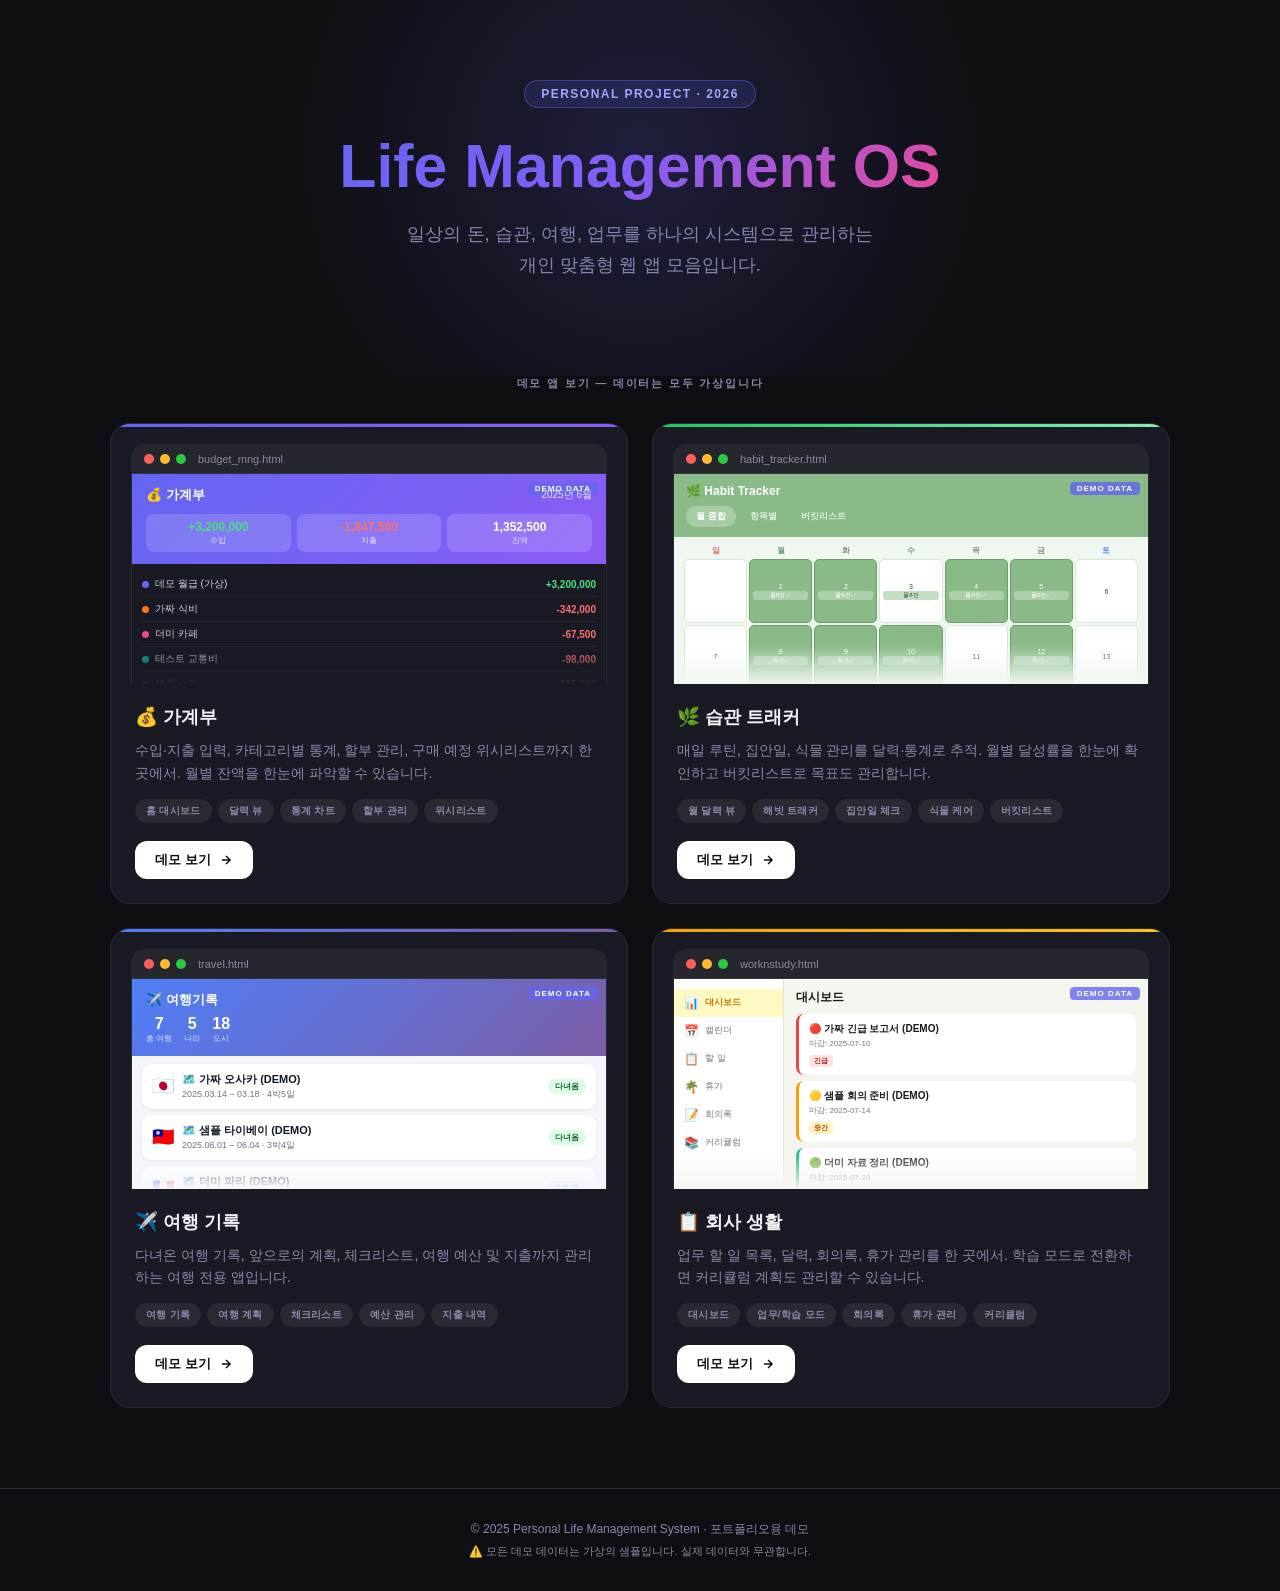
<file: index.html>
<!DOCTYPE html>
<html lang="ko">
<head>
<meta charset="UTF-8">
<meta name="viewport" content="width=device-width, initial-scale=1.0">
<title>Life OS — 포트폴리오</title>
<style>
:root {
  --bg: #0f0f13;
  --card: #1a1a24;
  --border: #2a2a38;
  --text: #f0f0f5;
  --sub: #8888a8;
  --radius: 20px;
}
*, *::before, *::after { box-sizing: border-box; margin: 0; padding: 0; }
html { scroll-behavior: smooth; }
body {
  font-family: -apple-system, 'Apple SD Gothic Neo', 'Noto Sans KR', BlinkMacSystemFont, sans-serif;
  background: var(--bg);
  color: var(--text);
  min-height: 100vh;
  overflow-x: hidden;
}

/* ── HERO ── */
.hero {
  text-align: center;
  padding: 80px 24px 60px;
  position: relative;
  overflow: hidden;
}
.hero::before {
  content: '';
  position: absolute;
  width: 700px; height: 700px;
  top: -200px; left: 50%; transform: translateX(-50%);
  background: radial-gradient(circle, rgba(99,102,241,0.18) 0%, transparent 70%);
  pointer-events: none;
}
.hero-badge {
  display: inline-block;
  background: rgba(99,102,241,0.15);
  border: 1px solid rgba(99,102,241,0.4);
  color: #a5b4fc;
  font-size: 12px;
  font-weight: 700;
  letter-spacing: 1.5px;
  padding: 6px 16px;
  border-radius: 30px;
  margin-bottom: 24px;
  text-transform: uppercase;
}
.hero h1 {
  font-size: clamp(2rem, 6vw, 3.8rem);
  font-weight: 800;
  line-height: 1.15;
  margin-bottom: 16px;
}
.hero h1 span {
  background: linear-gradient(135deg, #6366f1, #8b5cf6, #ec4899);
  -webkit-background-clip: text;
  -webkit-text-fill-color: transparent;
  background-clip: text;
}
.hero p {
  font-size: clamp(0.95rem, 2vw, 1.15rem);
  color: var(--sub);
  max-width: 520px;
  margin: 0 auto 36px;
  line-height: 1.7;
}
.hero-meta {
  display: flex;
  justify-content: center;
  gap: 32px;
  flex-wrap: wrap;
}
.hero-meta-item {
  text-align: center;
}
.hero-meta-num {
  font-size: 1.8rem;
  font-weight: 800;
  background: linear-gradient(135deg, #6366f1, #8b5cf6);
  -webkit-background-clip: text;
  -webkit-text-fill-color: transparent;
  background-clip: text;
}
.hero-meta-label {
  font-size: 11px;
  color: var(--sub);
  margin-top: 2px;
  font-weight: 600;
}

/* ── GRID ── */
.section {
  max-width: 1100px;
  margin: 0 auto;
  padding: 0 20px 80px;
}
.section-label {
  font-size: 11px;
  font-weight: 700;
  color: var(--sub);
  letter-spacing: 1.8px;
  text-transform: uppercase;
  margin-bottom: 32px;
  text-align: center;
}
.apps-grid {
  display: grid;
  grid-template-columns: repeat(auto-fit, minmax(460px, 1fr));
  gap: 24px;
}
@media (max-width: 520px) {
  .apps-grid { grid-template-columns: 1fr; }
}

/* ── APP CARD ── */
.app-card {
  background: var(--card);
  border: 1px solid var(--border);
  border-radius: var(--radius);
  overflow: hidden;
  transition: transform 0.2s, box-shadow 0.2s;
  position: relative;
}
.app-card:hover {
  transform: translateY(-4px);
  box-shadow: 0 20px 60px rgba(0,0,0,0.4);
}
.app-card-accent {
  position: absolute;
  top: 0; left: 0; right: 0;
  height: 3px;
}

/* PREVIEW WINDOW */
.preview-window {
  margin: 20px 20px 0;
  border-radius: 14px 14px 0 0;
  overflow: hidden;
  border: 1px solid rgba(255,255,255,0.06);
  border-bottom: none;
  height: 240px;
  position: relative;
}
.preview-titlebar {
  background: rgba(255,255,255,0.05);
  padding: 8px 12px;
  display: flex;
  align-items: center;
  gap: 6px;
  border-bottom: 1px solid rgba(255,255,255,0.06);
  font-size: 11px;
  color: var(--sub);
}
.dot { width: 10px; height: 10px; border-radius: 50%; }
.dot.red { background: #ff5f57; }
.dot.yellow { background: #febc2e; }
.dot.green { background: #28c840; }
.preview-body { height: calc(240px - 29px); overflow: hidden; position: relative; }

/* BUDGET PREVIEW */
.bp-header {
  background: linear-gradient(135deg, #6366f1, #8b5cf6);
  padding: 12px 14px;
  color: white;
}
.bp-header-top { display: flex; justify-content: space-between; align-items: center; margin-bottom: 10px; }
.bp-title { font-size: 13px; font-weight: 700; }
.bp-month { font-size: 10px; opacity: 0.8; }
.bp-summary { display: grid; grid-template-columns: 1fr 1fr 1fr; gap: 6px; }
.bp-sum-card { background: rgba(255,255,255,0.15); border-radius: 8px; padding: 6px 8px; text-align: center; }
.bp-sum-val { font-size: 12px; font-weight: 800; }
.bp-sum-lbl { font-size: 8px; opacity: 0.8; margin-top: 1px; }
.bp-list { padding: 8px 10px; }
.bp-item { display: flex; align-items: center; justify-content: space-between; padding: 5px 0; border-bottom: 1px solid rgba(255,255,255,0.05); font-size: 10px; }
.bp-cat { display: flex; align-items: center; gap: 6px; }
.bp-dot { width: 7px; height: 7px; border-radius: 50%; }
.bp-name { color: #d0d0e0; }
.bp-amount { font-weight: 700; }
.bp-amount.out { color: #f87171; }
.bp-amount.in { color: #4ade80; }
.demo-tag {
  position: absolute;
  top: 8px; right: 8px;
  background: rgba(99,102,241,0.8);
  color: white;
  font-size: 8px;
  font-weight: 800;
  letter-spacing: 1px;
  padding: 2px 7px;
  border-radius: 4px;
  text-transform: uppercase;
}

/* HABIT PREVIEW */
.hp-header { background: #8aba88; padding: 10px 12px; }
.hp-title { font-size: 12px; font-weight: 700; color: white; margin-bottom: 8px; }
.hp-tabs { display: flex; gap: 4px; }
.hp-tab { font-size: 9px; font-weight: 700; color: rgba(255,255,255,0.7); padding: 4px 10px; border-radius: 10px; }
.hp-tab.active { background: rgba(255,255,255,0.25); color: white; }
.hp-cal { padding: 8px 10px; background: #f0f7f0; height: 100%; }
.hp-dow { display: grid; grid-template-columns: repeat(7,1fr); gap: 2px; margin-bottom: 3px; }
.hp-dow span { font-size: 8px; text-align: center; color: #7a967a; font-weight: 700; }
.hp-grid { display: grid; grid-template-columns: repeat(7,1fr); gap: 2px; }
.hp-cell { background: white; border-radius: 5px; aspect-ratio: 1; display: flex; flex-direction: column; align-items: center; justify-content: center; gap: 1px; font-size: 7px; color: #3a4a3a; border: 1px solid #d5e8d5; position: relative; }
.hp-cell.done { background: #8aba88; color: white; border-color: #6d9e6b; }
.hp-cell.today { box-shadow: 0 0 0 2px #6d9e6b; }
.hp-cell .chip { font-size: 6px; background: #c2dfc1; color: #3a4a3a; border-radius: 3px; padding: 0 2px; width: 90%; text-align: center; overflow: hidden; white-space: nowrap; text-overflow: ellipsis; }
.hp-cell.done .chip { background: rgba(255,255,255,0.3); color: white; }

/* TRAVEL PREVIEW */
.tp-header { background: linear-gradient(135deg, #4F7EF7, #7B5EA7); padding: 12px 14px; color: white; }
.tp-title { font-size: 13px; font-weight: 800; margin-bottom: 6px; }
.tp-stats { display: flex; gap: 12px; }
.tp-stat { text-align: center; }
.tp-stat-n { font-size: 16px; font-weight: 800; }
.tp-stat-l { font-size: 8px; opacity: 0.8; }
.tp-body { padding: 8px 10px; background: #F4F6FA; height: 100%; overflow: hidden; }
.tp-card { background: white; border-radius: 10px; padding: 8px 10px; margin-bottom: 6px; display: flex; align-items: center; gap: 8px; box-shadow: 0 1px 4px rgba(0,0,0,0.06); }
.tp-flag { font-size: 18px; line-height: 1; }
.tp-info { flex: 1; min-width: 0; }
.tp-dest { font-size: 11px; font-weight: 700; color: #111827; }
.tp-date { font-size: 9px; color: #6B7280; margin-top: 1px; }
.tp-badge { font-size: 8px; font-weight: 700; padding: 2px 7px; border-radius: 8px; white-space: nowrap; }
.tp-badge.done { background: #dcfce7; color: #166534; }
.tp-badge.plan { background: #dbeafe; color: #1d4ed8; }

/* WORK PREVIEW */
.wp-layout { display: flex; height: 100%; background: #f5f5f0; }
.wp-nav { width: 110px; background: white; border-right: 1px solid #e5e5e0; padding: 10px 0; flex-shrink: 0; }
.wp-nav-item { display: flex; align-items: center; gap: 6px; padding: 7px 10px; font-size: 9px; color: #777; }
.wp-nav-item.active { background: #fef9c3; color: #c47d00; font-weight: 700; }
.wp-nav-icon { font-size: 12px; }
.wp-main { flex: 1; padding: 10px 12px; overflow: hidden; }
.wp-page-title { font-size: 12px; font-weight: 700; color: #1a1a1a; margin-bottom: 8px; }
.wp-card { background: white; border-radius: 8px; padding: 8px 10px; margin-bottom: 6px; border-left: 3px solid; }
.wp-card.high { border-color: #ef4444; }
.wp-card.mid { border-color: #f59e0b; }
.wp-card.low { border-color: #10b981; }
.wp-task-title { font-size: 10px; font-weight: 600; color: #1a1a1a; }
.wp-task-sub { font-size: 8px; color: #777; margin-top: 2px; }
.wp-badge { display: inline-block; font-size: 7px; font-weight: 700; padding: 1px 5px; border-radius: 4px; margin-top: 3px; }
.wp-badge.high { background: #fee2e2; color: #b91c1c; }
.wp-badge.mid { background: #fef3c7; color: #b45309; }
.wp-badge.low { background: #d1fae5; color: #065f46; }

/* ── CARD INFO ── */
.app-card-info {
  padding: 20px 24px 24px;
}
.app-card-top {
  display: flex;
  align-items: flex-start;
  justify-content: space-between;
  gap: 12px;
  margin-bottom: 10px;
}
.app-name {
  font-size: 1.15rem;
  font-weight: 800;
}
.app-emoji {
  font-size: 1.6rem;
  line-height: 1;
}
.app-desc {
  font-size: 0.88rem;
  color: var(--sub);
  line-height: 1.6;
  margin-bottom: 14px;
}
.app-tags {
  display: flex;
  flex-wrap: wrap;
  gap: 6px;
  margin-bottom: 18px;
}
.app-tag {
  font-size: 10px;
  font-weight: 700;
  padding: 4px 10px;
  border-radius: 20px;
  background: rgba(255,255,255,0.07);
  color: var(--sub);
  border: 1px solid var(--border);
  letter-spacing: 0.3px;
}
.app-demo-btn {
  display: inline-flex;
  align-items: center;
  gap: 8px;
  background: white;
  color: #0f0f13;
  font-size: 13px;
  font-weight: 700;
  padding: 10px 20px;
  border-radius: 12px;
  text-decoration: none;
  transition: opacity 0.15s, transform 0.15s;
  border: none;
  cursor: pointer;
}
.app-demo-btn:hover {
  opacity: 0.9;
  transform: scale(1.02);
}
.app-demo-btn svg {
  transition: transform 0.2s;
}
.app-demo-btn:hover svg {
  transform: translateX(3px);
}

/* ── TECH STACK ── */
.tech-section {
  max-width: 700px;
  margin: 0 auto 80px;
  text-align: center;
  padding: 0 20px;
}
.tech-title {
  font-size: 11px;
  font-weight: 700;
  color: var(--sub);
  letter-spacing: 1.8px;
  text-transform: uppercase;
  margin-bottom: 20px;
}
.tech-pills {
  display: flex;
  flex-wrap: wrap;
  justify-content: center;
  gap: 10px;
}
.tech-pill {
  background: var(--card);
  border: 1px solid var(--border);
  color: var(--sub);
  font-size: 12px;
  font-weight: 600;
  padding: 8px 16px;
  border-radius: 30px;
}

/* ── FOOTER ── */
footer {
  text-align: center;
  padding: 32px 24px;
  color: var(--sub);
  font-size: 12px;
  border-top: 1px solid var(--border);
}
footer a { color: var(--sub); }

/* ── SCROLL HINT ── */
.scroll-hint {
  position: absolute;
  bottom: 0; left: 0; right: 0;
  height: 40px;
  background: linear-gradient(to bottom, transparent, var(--card));
  pointer-events: none;
}
</style>
</head>
<body>

<!-- HERO -->
<div class="hero">
  <div class="hero-badge">Personal Project · 2026</div>
  <h1><span>Life Management OS</span></h1>
  <p>일상의 돈, 습관, 여행, 업무를 하나의 시스템으로 관리하는<br>개인 맞춤형 웹 앱 모음입니다.</p>
</div>

<!-- APPS GRID -->
<div class="section">
  <div class="section-label">데모 앱 보기 — 데이터는 모두 가상입니다</div>
  <div class="apps-grid">

    <!-- 1. 가계부 -->
    <div class="app-card">
      <div class="app-card-accent" style="background:linear-gradient(90deg,#6366f1,#8b5cf6)"></div>
      <div class="preview-window">
        <div class="preview-titlebar">
          <div class="dot red"></div><div class="dot yellow"></div><div class="dot green"></div>
          <span style="margin-left:6px">budget_mng.html</span>
        </div>
        <div class="preview-body">
          <div class="demo-tag">DEMO DATA</div>
          <div class="bp-header">
            <div class="bp-header-top">
              <div class="bp-title">💰 가계부</div>
              <div class="bp-month">2025년 6월</div>
            </div>
            <div class="bp-summary">
              <div class="bp-sum-card"><div class="bp-sum-val" style="color:#4ade80">+3,200,000</div><div class="bp-sum-lbl">수입</div></div>
              <div class="bp-sum-card"><div class="bp-sum-val" style="color:#f87171">-1,847,500</div><div class="bp-sum-lbl">지출</div></div>
              <div class="bp-sum-card"><div class="bp-sum-val">1,352,500</div><div class="bp-sum-lbl">잔액</div></div>
            </div>
          </div>
          <div class="bp-list">
            <div class="bp-item"><div class="bp-cat"><div class="bp-dot" style="background:#6366f1"></div><div class="bp-name">데모 월급 (가상)</div></div><div class="bp-amount in">+3,200,000</div></div>
            <div class="bp-item"><div class="bp-cat"><div class="bp-dot" style="background:#f97316"></div><div class="bp-name">가짜 식비</div></div><div class="bp-amount out">-342,000</div></div>
            <div class="bp-item"><div class="bp-cat"><div class="bp-dot" style="background:#ec4899"></div><div class="bp-name">더미 카페</div></div><div class="bp-amount out">-67,500</div></div>
            <div class="bp-item"><div class="bp-cat"><div class="bp-dot" style="background:#14b8a6"></div><div class="bp-name">테스트 교통비</div></div><div class="bp-amount out">-98,000</div></div>
            <div class="bp-item"><div class="bp-cat"><div class="bp-dot" style="background:#a855f7"></div><div class="bp-name">샘플 쇼핑</div></div><div class="bp-amount out">-215,000</div></div>
          </div>
          <div class="scroll-hint"></div>
        </div>
      </div>
      <div class="app-card-info">
        <div class="app-card-top">
          <div>
            <div class="app-name">💰 가계부</div>
          </div>
          <div class="app-emoji"></div>
        </div>
        <div class="app-desc">수입·지출 입력, 카테고리별 통계, 할부 관리, 구매 예정 위시리스트까지 한 곳에서. 월별 잔액을 한눈에 파악할 수 있습니다.</div>
        <div class="app-tags">
          <span class="app-tag">홈 대시보드</span>
          <span class="app-tag">달력 뷰</span>
          <span class="app-tag">통계 차트</span>
          <span class="app-tag">할부 관리</span>
          <span class="app-tag">위시리스트</span>
        </div>
        <a href="demo_budget.html" class="app-demo-btn">
          데모 보기
          <svg width="14" height="14" viewBox="0 0 24 24" fill="none" stroke="currentColor" stroke-width="2.5"><path d="M5 12h14M12 5l7 7-7 7"/></svg>
        </a>
      </div>
    </div>

    <!-- 2. 습관 트래커 -->
    <div class="app-card">
      <div class="app-card-accent" style="background:linear-gradient(90deg,#22c55e,#86efac)"></div>
      <div class="preview-window">
        <div class="preview-titlebar">
          <div class="dot red"></div><div class="dot yellow"></div><div class="dot green"></div>
          <span style="margin-left:6px">habit_tracker.html</span>
        </div>
        <div class="preview-body">
          <div class="demo-tag">DEMO DATA</div>
          <div class="hp-header">
            <div class="hp-title">🌿 Habit Tracker</div>
            <div class="hp-tabs">
              <div class="hp-tab active">월 종합</div>
              <div class="hp-tab">항목별</div>
              <div class="hp-tab">버킷리스트</div>
            </div>
          </div>
          <div class="hp-cal">
            <div class="hp-dow">
              <span style="color:#e07070">일</span><span>월</span><span>화</span><span>수</span><span>목</span><span>금</span><span style="color:#5588ee">토</span>
            </div>
            <div class="hp-grid">
              <div class="hp-cell"></div>
              <div class="hp-cell done">1<div class="chip">물8잔✓</div></div>
              <div class="hp-cell done">2<div class="chip">물8잔✓</div></div>
              <div class="hp-cell">3<div class="chip">물8잔</div></div>
              <div class="hp-cell done">4<div class="chip">물8잔✓</div></div>
              <div class="hp-cell done">5<div class="chip">물8잔✓</div></div>
              <div class="hp-cell">6</div>
              <div class="hp-cell">7</div>
              <div class="hp-cell done">8<div class="chip">독서✓</div></div>
              <div class="hp-cell done">9<div class="chip">독서✓</div></div>
              <div class="hp-cell done">10<div class="chip">독서✓</div></div>
              <div class="hp-cell">11</div>
              <div class="hp-cell done">12<div class="chip">독서✓</div></div>
              <div class="hp-cell">13</div>
              <div class="hp-cell">14</div>
              <div class="hp-cell done">15<div class="chip">운동✓</div></div>
              <div class="hp-cell done today">16<div class="chip">오늘</div></div>
              <div class="hp-cell"></div>
              <div class="hp-cell"></div>
              <div class="hp-cell"></div>
              <div class="hp-cell"></div>
              <div class="hp-cell"></div>
            </div>
          </div>
          <div class="scroll-hint" style="background:linear-gradient(to bottom,transparent,#f0f7f0)"></div>
        </div>
      </div>
      <div class="app-card-info">
        <div class="app-card-top">
          <div><div class="app-name">🌿 습관 트래커</div></div>
        </div>
        <div class="app-desc">매일 루틴, 집안일, 식물 관리를 달력·통계로 추적. 월별 달성률을 한눈에 확인하고 버킷리스트로 목표도 관리합니다.</div>
        <div class="app-tags">
          <span class="app-tag">월 달력 뷰</span>
          <span class="app-tag">해빗 트래커</span>
          <span class="app-tag">집안일 체크</span>
          <span class="app-tag">식물 케어</span>
          <span class="app-tag">버킷리스트</span>
        </div>
        <a href="demo_habit.html" class="app-demo-btn">
          데모 보기
          <svg width="14" height="14" viewBox="0 0 24 24" fill="none" stroke="currentColor" stroke-width="2.5"><path d="M5 12h14M12 5l7 7-7 7"/></svg>
        </a>
      </div>
    </div>

    <!-- 3. 여행 기록 -->
    <div class="app-card">
      <div class="app-card-accent" style="background:linear-gradient(90deg,#4F7EF7,#7B5EA7)"></div>
      <div class="preview-window">
        <div class="preview-titlebar">
          <div class="dot red"></div><div class="dot yellow"></div><div class="dot green"></div>
          <span style="margin-left:6px">travel.html</span>
        </div>
        <div class="preview-body">
          <div class="demo-tag">DEMO DATA</div>
          <div class="tp-header">
            <div class="tp-title">✈️ 여행기록</div>
            <div class="tp-stats">
              <div class="tp-stat"><div class="tp-stat-n">7</div><div class="tp-stat-l">총 여행</div></div>
              <div class="tp-stat"><div class="tp-stat-n">5</div><div class="tp-stat-l">나라</div></div>
              <div class="tp-stat"><div class="tp-stat-n">18</div><div class="tp-stat-l">도시</div></div>
            </div>
          </div>
          <div class="tp-body">
            <div class="tp-card">
              <div class="tp-flag">🇯🇵</div>
              <div class="tp-info">
                <div class="tp-dest">🗺️ 가짜 오사카 (DEMO)</div>
                <div class="tp-date">2025.03.14 – 03.18 · 4박5일</div>
              </div>
              <div class="tp-badge done">다녀옴</div>
            </div>
            <div class="tp-card">
              <div class="tp-flag">🇹🇼</div>
              <div class="tp-info">
                <div class="tp-dest">🗺️ 샘플 타이베이 (DEMO)</div>
                <div class="tp-date">2025.06.01 – 06.04 · 3박4일</div>
              </div>
              <div class="tp-badge done">다녀옴</div>
            </div>
            <div class="tp-card">
              <div class="tp-flag">🇫🇷</div>
              <div class="tp-info">
                <div class="tp-dest">🗺️ 더미 파리 (DEMO)</div>
                <div class="tp-date">2026.01.10 – 01.18 · 계획 중</div>
              </div>
              <div class="tp-badge plan">계획 중</div>
            </div>
          </div>
          <div class="scroll-hint" style="background:linear-gradient(to bottom,transparent,#F4F6FA)"></div>
        </div>
      </div>
      <div class="app-card-info">
        <div class="app-card-top">
          <div><div class="app-name">✈️ 여행 기록</div></div>
        </div>
        <div class="app-desc">다녀온 여행 기록, 앞으로의 계획, 체크리스트, 여행 예산 및 지출까지 관리하는 여행 전용 앱입니다.</div>
        <div class="app-tags">
          <span class="app-tag">여행 기록</span>
          <span class="app-tag">여행 계획</span>
          <span class="app-tag">체크리스트</span>
          <span class="app-tag">예산 관리</span>
          <span class="app-tag">지출 내역</span>
        </div>
        <a href="demo_travel.html" class="app-demo-btn">
          데모 보기
          <svg width="14" height="14" viewBox="0 0 24 24" fill="none" stroke="currentColor" stroke-width="2.5"><path d="M5 12h14M12 5l7 7-7 7"/></svg>
        </a>
      </div>
    </div>

    <!-- 4. 회사 생활 -->
    <div class="app-card">
      <div class="app-card-accent" style="background:linear-gradient(90deg,#f59e0b,#fbbf24)"></div>
      <div class="preview-window">
        <div class="preview-titlebar">
          <div class="dot red"></div><div class="dot yellow"></div><div class="dot green"></div>
          <span style="margin-left:6px">worknstudy.html</span>
        </div>
        <div class="preview-body">
          <div class="demo-tag">DEMO DATA</div>
          <div class="wp-layout">
            <div class="wp-nav">
              <div class="wp-nav-item active"><span class="wp-nav-icon">📊</span>대시보드</div>
              <div class="wp-nav-item"><span class="wp-nav-icon">📅</span>캘린더</div>
              <div class="wp-nav-item"><span class="wp-nav-icon">📋</span>할 일</div>
              <div class="wp-nav-item"><span class="wp-nav-icon">🌴</span>휴가</div>
              <div class="wp-nav-item"><span class="wp-nav-icon">📝</span>회의록</div>
              <div class="wp-nav-item"><span class="wp-nav-icon">📚</span>커리큘럼</div>
            </div>
            <div class="wp-main">
              <div class="wp-page-title">대시보드</div>
              <div class="wp-card high">
                <div class="wp-task-title">🔴 가짜 긴급 보고서 (DEMO)</div>
                <div class="wp-task-sub">마감: 2025-07-10</div>
                <span class="wp-badge high">긴급</span>
              </div>
              <div class="wp-card mid">
                <div class="wp-task-title">🟡 샘플 회의 준비 (DEMO)</div>
                <div class="wp-task-sub">마감: 2025-07-14</div>
                <span class="wp-badge mid">중간</span>
              </div>
              <div class="wp-card low">
                <div class="wp-task-title">🟢 더미 자료 정리 (DEMO)</div>
                <div class="wp-task-sub">마감: 2025-07-20</div>
                <span class="wp-badge low">여유</span>
              </div>
            </div>
          </div>
          <div class="scroll-hint" style="background:linear-gradient(to bottom,transparent,#f5f5f0)"></div>
        </div>
      </div>
      <div class="app-card-info">
        <div class="app-card-top">
          <div><div class="app-name">📋 회사 생활</div></div>
        </div>
        <div class="app-desc">업무 할 일 목록, 달력, 회의록, 휴가 관리를 한 곳에서. 학습 모드로 전환하면 커리큘럼 계획도 관리할 수 있습니다.</div>
        <div class="app-tags">
          <span class="app-tag">대시보드</span>
          <span class="app-tag">업무/학습 모드</span>
          <span class="app-tag">회의록</span>
          <span class="app-tag">휴가 관리</span>
          <span class="app-tag">커리큘럼</span>
        </div>
        <a href="demo_work.html" class="app-demo-btn">
          데모 보기
          <svg width="14" height="14" viewBox="0 0 24 24" fill="none" stroke="currentColor" stroke-width="2.5"><path d="M5 12h14M12 5l7 7-7 7"/></svg>
        </a>
      </div>
    </div>

  </div>
</div>


<footer>
  <p>© 2025 Personal Life Management System · 포트폴리오용 데모</p>
  <p style="margin-top:6px;font-size:11px">⚠️ 모든 데모 데이터는 가상의 샘플입니다. 실제 데이터와 무관합니다.</p>
</footer>

</body>
</html>
</file>
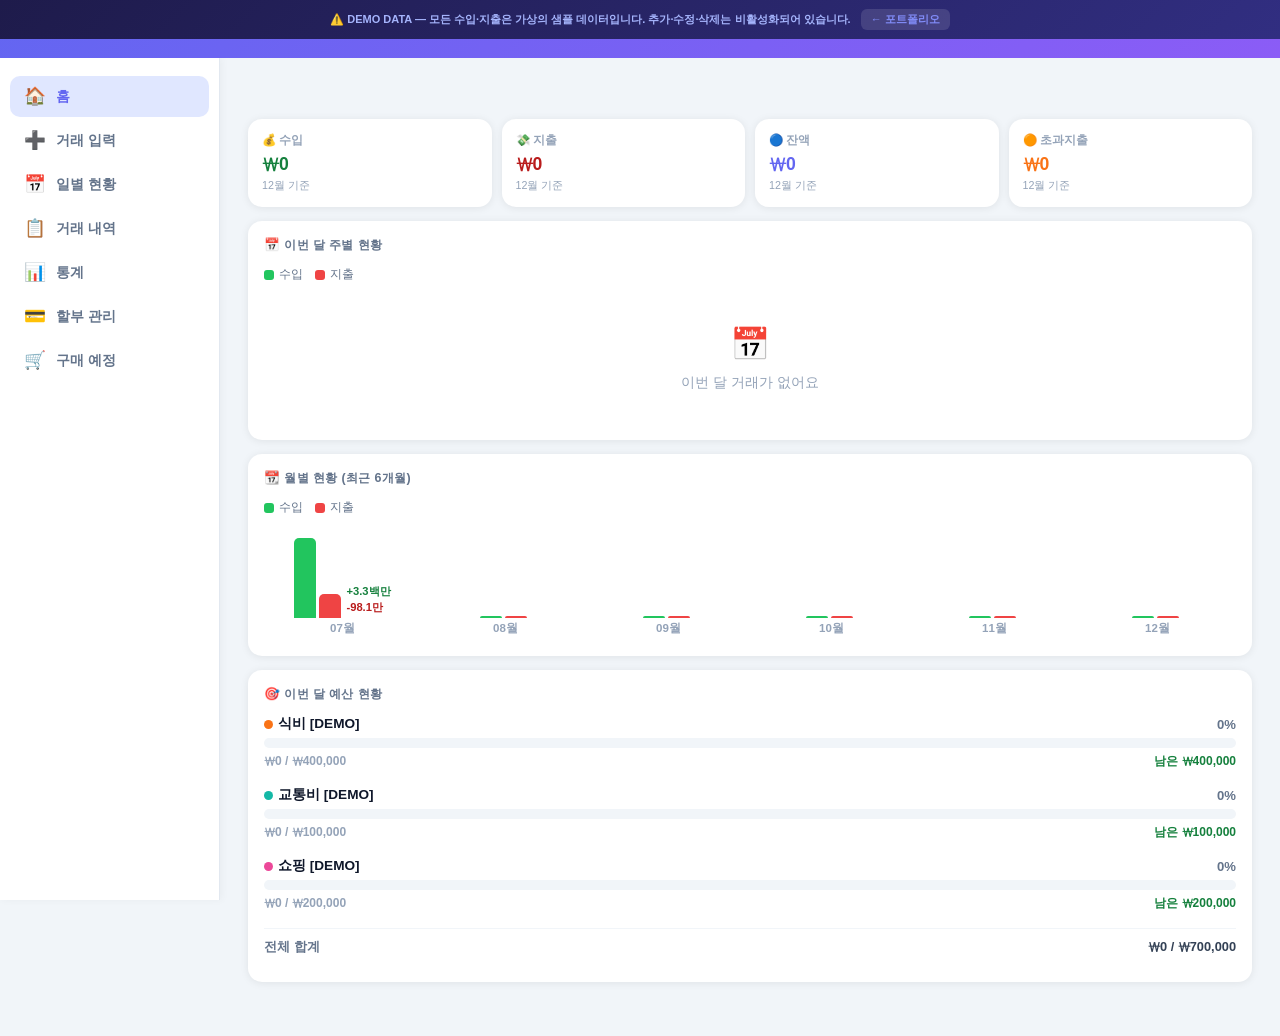
<file: demo_budget.html>
<!DOCTYPE html>
<html lang="ko">
<head>
  <meta charset="UTF-8">
  <meta name="viewport" content="width=device-width, initial-scale=1.0, maximum-scale=1.0">
  <title>💰 가계부 — DEMO</title>
  <meta name="apple-mobile-web-app-title" content="💰">
  <style>
    :root {
      --green:#22c55e; --green-light:#dcfce7; --green-dark:#15803d;
      --red:#ef4444;   --red-light:#fee2e2;   --red-dark:#b91c1c;
      --blue:#6366f1;  --blue-light:#e0e7ff;
      --orange:#f97316;
      --gray-50:#f8fafc; --gray-100:#f1f5f9; --gray-200:#e2e8f0;
      --gray-400:#94a3b8; --gray-500:#64748b; --gray-700:#334155; --gray-900:#0f172a;
      --white:#fff;
      --radius:14px; --radius-sm:9px;
      --shadow:0 1px 8px rgba(0,0,0,.08);
      --shadow-lg:0 4px 20px rgba(0,0,0,.12);
      --sidebar-w:220px;
    }
    *{box-sizing:border-box;margin:0;padding:0;-webkit-tap-highlight-color:transparent}
    body{
      font-family:-apple-system,'Apple SD Gothic Neo','Noto Sans KR',BlinkMacSystemFont,sans-serif;
      background:var(--gray-100); color:var(--gray-900);
      padding-bottom:80px;
    }

    /* ── 헤더 ── */
    .app-header{
      background:linear-gradient(135deg,#6366f1,#8b5cf6);
      color:#fff; padding:14px 18px;
      position:sticky; top:0; z-index:50;
      display:flex; align-items:center; justify-content:space-between;
    }
    .app-header h1{font-size:1.1rem;font-weight:700}
    .header-date{font-size:.75rem;opacity:.8;margin-top:2px}

    /* ── 하단 네비 (모바일 플로팅 확장형) ── */
    .bottom-nav{
      position:fixed;
      bottom:calc(env(safe-area-inset-bottom,0px) + 12px);
      left:50%; transform:translateX(-50%);
      z-index:100; display:flex; flex-direction:column; align-items:center;
      pointer-events:none;
    }
    .nav-pill{
      display:flex; align-items:center; gap:8px;
      padding:11px 22px 11px 18px;
      background:var(--white); border-radius:28px;
      box-shadow:0 4px 24px rgba(0,0,0,.18);
      cursor:pointer; border:none; pointer-events:all;
      white-space:nowrap; transition:box-shadow .15s;
    }
    .nav-pill:hover{box-shadow:0 6px 28px rgba(0,0,0,.24)}
    .nav-pill-icon{font-size:1.3rem;line-height:1}
    .nav-pill-label{font-size:.82rem;font-weight:700;color:var(--blue)}
    .nav-pill-arrow{font-size:.65rem;color:var(--gray-400);margin-left:2px;transition:transform .2s}
    .nav-pill-arrow.open{transform:rotate(180deg)}
    .nav-expanded-wrap{
      display:none; flex-direction:row;
      background:var(--white); border-radius:20px;
      box-shadow:0 4px 28px rgba(0,0,0,.18);
      padding:6px 4px;
      width:min(calc(100vw - 20px),480px);
      margin-bottom:8px; pointer-events:all;
      animation:navUp .18s ease;
    }
    .nav-expanded-wrap.open{display:flex}
    @keyframes navUp{from{opacity:0;transform:translateY(6px)}to{opacity:1;transform:translateY(0)}}
    .nav-item{
      flex:1; min-width:0;
      display:flex; flex-direction:column; align-items:center; gap:2px;
      padding:9px 3px 7px; cursor:pointer; border:none; background:none;
      color:var(--gray-400); font-size:.6rem; font-weight:600; transition:color .15s;
    }
    .nav-item .nav-icon{font-size:1.2rem; line-height:1}
    .nav-item.active{color:var(--blue)}

    /* ── PC 사이드바 ── */
    .sidebar{display:none}

    /* ── 메인 ── */
    .main-content{padding:14px 14px 90px}
    .page{display:none}
    .page.active{display:block}

    /* ── 신용카드 결제예정 ── */
    .credit-info-box{background:#e0f2fe;border-radius:var(--radius-sm);padding:10px 12px;font-size:.82rem}
    .credit-info-box .ci-title{font-weight:700;color:#0369a1}
    .credit-info-box .ci-date{font-weight:800;color:#0369a1;margin-left:5px}
    .credit-info-box .ci-note{font-size:.72rem;color:var(--gray-500);margin-top:3px}
    .credit-pay-badge{display:inline-block;padding:2px 8px;border-radius:20px;font-size:.7rem;font-weight:700;background:#e0f2fe;color:#0369a1}

    /* ── PC ≥768px ── */
    @media(min-width:768px){
      body{padding-bottom:0}
      .app-header{position:fixed;top:0;left:0;right:0;height:58px;z-index:200}
      .sidebar{
        display:flex; flex-direction:column;
        position:fixed; top:58px; left:0; bottom:0;
        width:var(--sidebar-w); background:var(--white);
        border-right:1px solid var(--gray-200);
        padding:18px 10px; gap:3px; z-index:100;
        box-shadow:2px 0 8px rgba(0,0,0,.04);
      }
      .sidebar-item{
        display:flex; align-items:center; gap:10px;
        padding:10px 14px; border-radius:10px;
        cursor:pointer; border:none; background:none;
        color:var(--gray-500); font-size:.88rem; font-weight:600;
        transition:all .15s; text-align:left; width:100%;
      }
      .sidebar-item .si-icon{font-size:1.1rem}
      .sidebar-item:hover{background:var(--gray-100)}
      .sidebar-item.active{background:var(--blue-light);color:var(--blue)}
      .bottom-nav{display:none}
      #nav-backdrop{display:none!important}
      .main-content{margin-top:58px; margin-left:var(--sidebar-w); padding:22px 28px 40px}
      .pc-2col{display:grid;grid-template-columns:1fr 1fr;gap:16px}
      .pc-4col{display:grid;grid-template-columns:repeat(4,1fr);gap:12px}
    }

    /* ── 공용 카드 ── */
    .card{background:var(--white);border-radius:var(--radius);box-shadow:var(--shadow);padding:16px;margin-bottom:14px}
    .card-title{font-size:.78rem;font-weight:700;color:var(--gray-500);letter-spacing:.03em;margin-bottom:12px}

    /* ── 요약 카드 ── */
    .sum-grid{display:grid;grid-template-columns:1fr 1fr;gap:10px;margin-bottom:14px}
    @media(min-width:768px){.sum-grid{grid-template-columns:repeat(4,1fr)}}
    .sum-card{background:var(--white);border-radius:var(--radius);padding:14px;box-shadow:var(--shadow)}
    .sum-card .sc-label{font-size:.72rem;font-weight:700;color:var(--gray-400);margin-bottom:4px}
    .sum-card .sc-amount{font-size:1.1rem;font-weight:800}
    .sum-card.income .sc-amount{color:var(--green-dark)}
    .sum-card.expense .sc-amount{color:var(--red-dark)}
    .sum-card.balance .sc-amount{color:var(--blue)}
    .sum-card.over .sc-amount{color:var(--orange)}
    .sum-period{font-size:.67rem;color:var(--gray-400);margin-top:3px}

    /* ── 주별 차트 ── */
    .week-chart-wrap{display:flex;gap:6px;justify-content:space-evenly}
    .week-col{display:flex;flex-direction:column;align-items:center;gap:5px;flex:1;min-width:0}
    .week-top{display:flex;align-items:flex-end;gap:6px;justify-content:center}
    .week-bar-group{display:flex;gap:3px;align-items:flex-end;height:52px}
    .week-bar{width:12px;border-radius:4px 4px 0 0;min-height:2px}
    .week-bar.income{background:var(--green)}
    .week-bar.expense{background:var(--red)}
    .week-amounts-pc{display:none}
    .week-amounts-mobile{display:flex;flex-direction:column;align-items:center;gap:1px}
    .week-label{text-align:center}
    .week-inc{font-size:.62rem;font-weight:700;color:var(--green-dark);line-height:1.4;white-space:nowrap}
    .week-exp{font-size:.62rem;font-weight:700;color:var(--red-dark);line-height:1.4;white-space:nowrap}
    @media(min-width:768px){
      .week-amounts-pc{display:flex;flex-direction:column;justify-content:flex-end;gap:1px;padding-bottom:2px}
      .week-amounts-mobile{display:none}
      .week-bar{width:16px}
      .week-bar-group{height:60px}
      .week-inc,.week-exp{font-size:.72rem}
    }

    /* ── 월별 차트 ── */
    .chart-legend{display:flex;gap:12px;margin-bottom:10px}
    .legend-item{display:flex;align-items:center;gap:5px;font-size:.78rem;color:var(--gray-500)}
    .legend-dot{width:10px;height:10px;border-radius:3px}
    .legend-dot.income{background:var(--green)}
    .legend-dot.expense{background:var(--red)}
    .monthly-scroll{overflow-x:auto;padding-bottom:4px}
    .monthly-bars{display:flex;gap:10px;align-items:flex-end;min-height:110px;width:100%;min-width:max-content;padding:0 2px}
    .month-col{display:flex;flex-direction:column;align-items:center;gap:3px;min-width:52px;flex:1}
    .month-top{display:flex;align-items:flex-end;gap:5px;justify-content:center}
    .month-amounts-mobile{text-align:center}
    .month-amounts-pc{display:none}
    .month-inc{font-size:.62rem;font-weight:700;color:var(--green-dark);line-height:1.4;white-space:nowrap}
    .month-exp{font-size:.62rem;font-weight:700;color:var(--red-dark);line-height:1.4;white-space:nowrap}
    .month-bars-pair{display:flex;gap:3px;align-items:flex-end;height:90px}
    .month-bar{width:16px;border-radius:5px 5px 0 0;min-height:2px}
    .month-bar.income{background:var(--green)}
    .month-bar.expense{background:var(--red)}
    .month-label{font-size:.72rem;color:var(--gray-400);font-weight:600}
    @media(min-width:768px){
      .monthly-bars{min-width:unset}
      .month-bar{width:22px}
      .month-amounts-mobile{display:none}
      .month-amounts-pc{display:flex;flex-direction:column;justify-content:flex-end;gap:1px;padding-bottom:2px}
      .month-inc,.month-exp{font-size:.7rem}
    }

    /* ── 태그 바 ── */
    .tag-row{display:flex;align-items:center;gap:8px;margin-bottom:9px}
    .tag-row:last-child{margin-bottom:0}
    .tag-name-cell{font-size:.8rem;font-weight:600;color:var(--gray-700);width:70px;overflow:hidden;text-overflow:ellipsis;white-space:nowrap}
    .tag-bar-wrap{flex:1;background:var(--gray-100);border-radius:20px;height:8px;overflow:hidden}
    .tag-bar{height:100%;border-radius:20px}
    .tag-bar.income{background:var(--green)}
    .tag-bar.expense{background:var(--red)}
    .tag-amt{font-size:.78rem;font-weight:700;width:76px;text-align:right}
    .tag-amt.income{color:var(--green-dark)}
    .tag-amt.expense{color:var(--red-dark)}
    .tag-note{font-size:.7rem;color:var(--gray-400);margin-top:8px}

    /* ── 내역 탭 ── */
    .inner-tabs{display:flex;gap:6px;margin-bottom:12px}
    .inner-tab{flex:1;padding:9px 0;border:1.5px solid var(--gray-200);border-radius:10px;background:var(--white);color:var(--gray-400);font-size:.85rem;font-weight:700;cursor:pointer;transition:all .15s}
    .inner-tab.active.income{border-color:var(--green);background:var(--green-light);color:var(--green-dark)}
    .inner-tab.active.expense{border-color:var(--red);background:var(--red-light);color:var(--red-dark)}

    /* ── 필터 ── */
    .filter-row{display:flex;gap:8px;margin-bottom:10px;flex-wrap:wrap;align-items:center}
    .filter-row select{padding:8px 10px;border:1.5px solid var(--gray-200);border-radius:var(--radius-sm);font-size:.85rem;background:var(--white);color:var(--gray-700);outline:none;-webkit-appearance:none}
    .filter-row select:focus{border-color:var(--blue)}
    @media(min-width:768px){.filter-row-btf{flex-wrap:nowrap}}
    .fl{font-size:.76rem;color:var(--gray-500);font-weight:600;white-space:nowrap}

    /* ── 거래 아이템 ── */
    .date-divider{font-size:.75rem;font-weight:700;color:var(--gray-400);padding:10px 2px 5px}
    .txn-list{display:flex;flex-direction:column;gap:1px;margin-bottom:4px}
    .txn-item{display:flex;align-items:center;gap:12px;padding:12px 14px;background:var(--white);border-bottom:1px solid var(--gray-100);transition:background .1s}
    .txn-item:first-child{border-radius:var(--radius) var(--radius) 0 0}
    .txn-item:last-child{border-radius:0 0 var(--radius) var(--radius);border-bottom:none}
    .txn-item:only-child{border-radius:var(--radius)}
    .txn-item:hover{background:var(--gray-50)}
    .txn-icon{width:36px;height:36px;border-radius:50%;display:flex;align-items:center;justify-content:center;font-size:1.1rem;flex-shrink:0}
    .txn-icon.income{background:var(--green-light)}
    .txn-icon.expense{background:var(--red-light)}
    .txn-main{flex:1;min-width:0}
    .txn-desc{font-size:.9rem;font-weight:600;color:var(--gray-900);margin-bottom:3px}
    .txn-meta{display:flex;align-items:center;gap:4px;flex-wrap:wrap}
    .tag-chip{display:inline-block;padding:2px 8px;border-radius:20px;font-size:.7rem;font-weight:600;background:var(--blue-light);color:#4338ca}
    .method-chip{display:inline-block;padding:2px 8px;border-radius:20px;font-size:.7rem;font-weight:600;background:var(--gray-100);color:var(--gray-500)}
    .budget-chip{display:inline-block;padding:2px 8px;border-radius:20px;font-size:.7rem;font-weight:700;color:#fff;margin-right:3px}
    .txn-right{text-align:right;flex-shrink:0}
    .txn-amount{font-size:.92rem;font-weight:800}
    .txn-amount.income{color:var(--green-dark)}
    .txn-amount.expense{color:var(--red-dark)}
    .btn-del{background:none;border:none;cursor:pointer;color:var(--gray-200);font-size:.85rem;padding:2px 0;display:block;margin-top:2px}
    .btn-del:hover{color:var(--red)}
    .btn-edit{background:none;border:none;cursor:pointer;color:var(--gray-200);font-size:.85rem;padding:2px 0;display:block;margin-top:2px}
    .btn-edit:hover{color:var(--blue)}
    .txn-actions{display:flex;flex-direction:column;align-items:center;gap:0}
    /* 편집 모달 */
    .edit-modal-backdrop{position:fixed;inset:0;background:rgba(0,0,0,.45);z-index:1000;display:flex;align-items:center;justify-content:center;padding:16px}
    .edit-modal{background:var(--white);border-radius:var(--radius);padding:20px;width:100%;max-width:420px;max-height:90vh;overflow-y:auto;box-shadow:0 8px 32px rgba(0,0,0,.18)}
    .edit-modal-title{font-size:1rem;font-weight:800;color:var(--gray-800);margin-bottom:16px}
    .edit-modal-footer{display:flex;gap:8px;margin-top:16px}
    .edit-modal-footer button{flex:1;padding:10px;border:none;border-radius:var(--radius-sm);font-size:.88rem;font-weight:700;cursor:pointer}
    .edit-cancel-btn{background:var(--gray-100);color:var(--gray-600)}
    .edit-save-btn{background:var(--blue);color:#fff}

    /* ── 입력 폼 ── */
    .form-wrap{max-width:520px;margin:0 auto}
    .type-toggle{display:flex;gap:8px;margin-bottom:16px}
    .type-btn{flex:1;padding:14px 0;border:2px solid var(--gray-200);border-radius:var(--radius-sm);background:var(--white);font-size:1rem;font-weight:700;color:var(--gray-400);cursor:pointer;transition:all .15s}
    .type-btn.active.income{border-color:var(--green);background:var(--green-light);color:var(--green-dark)}
    .type-btn.active.expense{border-color:var(--red);background:var(--red-light);color:var(--red-dark)}
    .form-group{margin-bottom:13px}
    .form-label{font-size:.78rem;font-weight:700;color:var(--gray-500);margin-bottom:6px;display:block}
    .form-input{width:100%;padding:12px 14px;border:1.5px solid var(--gray-200);border-radius:var(--radius-sm);font-size:1rem;color:var(--gray-900);outline:none;background:var(--white);transition:border .2s;-webkit-appearance:none}
    .form-input:focus{border-color:var(--blue)}
    input[type="number"].form-input::-webkit-inner-spin-button{-webkit-appearance:none}
    .btn-submit{width:100%;padding:14px;background:linear-gradient(135deg,#6366f1,#8b5cf6);color:#fff;border:none;border-radius:var(--radius-sm);font-size:1rem;font-weight:700;cursor:pointer;box-shadow:0 4px 12px rgba(99,102,241,.3);transition:opacity .15s}
    .btn-submit:hover{opacity:.88}

    /* ── 태그 선택기 ── */
    .tag-selector{display:flex;flex-wrap:wrap;gap:7px;padding:6px 0 2px}
    .tag-opt{padding:6px 14px;border-radius:20px;border:1.5px solid var(--gray-200);background:var(--white);font-size:.82rem;font-weight:600;color:var(--gray-500);cursor:pointer;transition:all .15s}
    .tag-opt:hover{border-color:var(--blue);color:var(--blue)}
    .tag-opt.selected{border-color:var(--blue);background:var(--blue-light);color:#4338ca}

    /* ── 관리 패널 (태그 & 결제수단) ── */
    .mgmt-toggle-btn{
      width:100%;padding:11px 14px;
      border:1.5px solid var(--gray-200);border-radius:var(--radius-sm);
      background:var(--white);font-size:.85rem;font-weight:700;
      color:var(--gray-500);cursor:pointer;text-align:left;
      display:flex;align-items:center;justify-content:space-between;
      transition:all .15s;
    }
    .mgmt-toggle-btn:hover{background:var(--gray-50)}
    .mgmt-toggle-btn.open{border-color:var(--blue);color:var(--blue);background:var(--blue-light)}
    .mgmt-body{padding-top:14px;border-top:1px solid var(--gray-100);margin-top:12px}
    .mgmt-section-title{font-size:.78rem;font-weight:700;color:var(--gray-500);margin-bottom:8px}
    .mgmt-chips{display:flex;flex-wrap:wrap;gap:6px;margin-bottom:10px}
    .mgmt-chip{
      display:inline-flex;align-items:center;gap:4px;
      padding:5px 10px;background:var(--blue-light);color:#4338ca;
      border-radius:20px;font-size:.8rem;font-weight:600;
    }
    .mgmt-chip.method-color{background:var(--gray-100);color:var(--gray-600)}
    .mgmt-chip-del{background:none;border:none;cursor:pointer;color:#818cf8;font-size:.85rem;padding:0;line-height:1}
    .mgmt-chip-del:hover{color:var(--red)}
    .mgmt-chip.method-color .mgmt-chip-del{color:var(--gray-400)}
    .mgmt-add-row{display:flex;gap:6px;align-items:center}
    .mgmt-add-input{flex:1;padding:9px 12px;border:1.5px solid var(--gray-200);border-radius:var(--radius-sm);font-size:.88rem;outline:none;color:var(--gray-700);background:var(--white)}
    .mgmt-add-input:focus{border-color:var(--blue)}
    .mgmt-add-btn{padding:9px 14px;border:none;border-radius:var(--radius-sm);background:var(--blue);color:#fff;font-size:.82rem;font-weight:700;cursor:pointer;white-space:nowrap}
    .mgmt-divider{border:none;border-top:1px solid var(--gray-100);margin:14px 0}

    /* ── 달력 ── */
    .cal-header{display:flex;align-items:center;justify-content:space-between;margin-bottom:12px}
    .cal-nav-btn{background:none;border:1.5px solid var(--gray-200);border-radius:8px;font-size:1.1rem;cursor:pointer;color:var(--blue);padding:5px 12px;line-height:1;transition:all .15s}
    .cal-nav-btn:hover{background:var(--blue-light)}
    .cal-title-text{font-size:.95rem;font-weight:700;color:var(--gray-900)}
    .cal-month-summary{display:flex;gap:10px;margin-bottom:12px}
    .cal-sum-item{flex:1;text-align:center;padding:8px;border-radius:var(--radius-sm);font-size:.78rem;font-weight:700}
    .cal-sum-item.income{background:var(--green-light);color:var(--green-dark)}
    .cal-sum-item.expense{background:var(--red-light);color:var(--red-dark)}
    .cal-sum-item.balance{background:var(--blue-light);color:#4338ca}
    .cal-sum-label{font-size:.68rem;font-weight:600;opacity:.8;margin-bottom:2px}
    .cal-grid{display:grid;grid-template-columns:repeat(7,1fr);gap:2px}
    .cal-head{text-align:center;font-size:.72rem;font-weight:700;color:var(--gray-400);padding:6px 0}
    .cal-head:first-child{color:var(--red)}
    .cal-head:last-child{color:var(--blue)}
    .cal-day{
      min-height:58px;padding:4px 4px 3px;border-radius:7px;
      cursor:pointer;transition:background .1s;background:var(--white);
      border:1.5px solid transparent;
    }
    @media(min-width:768px){.cal-day{min-height:72px;padding:6px 7px 5px}}
    .cal-day:hover{background:var(--gray-50)}
    .cal-day.today{border-color:var(--blue)!important}
    .cal-day.selected{background:var(--blue-light);border-color:var(--blue)}
    .cal-day.other-month{opacity:.35;cursor:default}
    .cal-day.other-month:hover{background:var(--white)}
    .cal-day-num{font-size:.78rem;font-weight:700;margin-bottom:2px}
    .cal-day.sunday .cal-day-num{color:var(--red)}
    .cal-day.saturday .cal-day-num{color:var(--blue)}
    .cal-day.today .cal-day-num{
      display:inline-block;background:var(--blue);color:#fff;
      border-radius:50%;width:20px;height:20px;text-align:center;line-height:20px;font-size:.72rem;
    }
    .cal-inc{font-size:.62rem;font-weight:700;color:var(--green-dark);line-height:1.4;white-space:nowrap;overflow:hidden;text-overflow:ellipsis}
    .cal-exp{font-size:.62rem;font-weight:700;color:var(--red-dark);line-height:1.4;white-space:nowrap;overflow:hidden;text-overflow:ellipsis}
    .cal-detail-card{background:var(--white);border-radius:var(--radius);box-shadow:var(--shadow);padding:14px;margin-top:12px}
    .cal-detail-title{font-size:.82rem;font-weight:700;color:var(--gray-700);margin-bottom:10px;padding-bottom:8px;border-bottom:1px solid var(--gray-100)}

    /* ── 통계 ── */
    .period-grid{display:grid;grid-template-columns:1fr 1fr;gap:10px;margin-bottom:10px}
    .period-group{display:flex;flex-direction:column;gap:5px}
    .period-group-label{font-size:.74rem;font-weight:700;color:var(--gray-500)}
    .ym-row{display:flex;gap:6px}
    .ym-row select{flex:1;padding:9px 8px;border:1.5px solid var(--gray-200);border-radius:var(--radius-sm);font-size:.85rem;background:var(--white);color:var(--gray-700);outline:none;-webkit-appearance:none}
    .ym-row select:focus{border-color:var(--blue)}
    .shortcut-row{display:flex;gap:6px;flex-wrap:wrap;margin-top:4px}
    .sc-btn{flex:1;min-width:70px;padding:7px 0;border:1.5px solid var(--gray-200);border-radius:8px;background:var(--white);font-size:.78rem;font-weight:700;cursor:pointer;color:var(--gray-500);transition:all .15s}
    .sc-btn:hover{border-color:var(--blue);color:var(--blue);background:var(--blue-light)}
    .stat-grid{display:grid;grid-template-columns:1fr 1fr;gap:10px;margin-bottom:14px}
    .stat-box{background:var(--white);border-radius:var(--radius);padding:14px;box-shadow:var(--shadow)}
    .stat-box .sb-label{font-size:.72rem;font-weight:700;color:var(--gray-400);margin-bottom:5px}
    .stat-box .sb-amount{font-size:1.1rem;font-weight:800}
    .stat-box.income .sb-amount{color:var(--green-dark)}
    .stat-box.expense .sb-amount{color:var(--red-dark)}
    .stat-box.balance .sb-amount{color:var(--blue)}
    .stat-box.count .sb-amount{color:var(--gray-700);font-size:1rem}
    .tab-toggle{display:flex;gap:6px;margin-bottom:12px}
    .tab-tog-btn{flex:1;padding:8px 0;border:1.5px solid var(--gray-200);border-radius:var(--radius-sm);background:var(--white);font-size:.82rem;font-weight:700;color:var(--gray-400);cursor:pointer}
    .tab-tog-btn.active{border-color:var(--blue);background:var(--blue-light);color:#4338ca}
    .stat-table{width:100%;border-collapse:collapse}
    .stat-table th{text-align:left;padding:9px 10px;font-size:.75rem;font-weight:700;color:var(--gray-400);border-bottom:1.5px solid var(--gray-200);background:var(--gray-50)}
    .stat-table td{padding:11px 10px;font-size:.85rem;border-bottom:1px solid var(--gray-100)}
    .stat-table tr:last-child td{border-bottom:none}
    .num{text-align:right;font-weight:700}
    .num.income{color:var(--green-dark)}
    .num.expense{color:var(--red-dark)}
    .num.pos{color:var(--blue)}
    .num.neg{color:var(--orange)}

    /* ── 빈 상태 ── */
    .empty{text-align:center;padding:32px 20px;color:var(--gray-400)}
    .empty .emoji{font-size:2rem;margin-bottom:10px}
    .empty p{font-size:.88rem}

    /* ── 토스트 ── */
    .toast{position:fixed;bottom:calc(env(safe-area-inset-bottom,0px) + 88px);left:50%;transform:translateX(-50%) translateY(10px);background:var(--gray-900);color:#fff;padding:10px 20px;border-radius:24px;font-size:.85rem;font-weight:600;opacity:0;transition:all .25s;z-index:999;white-space:nowrap}
    .toast.show{opacity:1;transform:translateX(-50%) translateY(0)}
    @media(min-width:768px){.toast{bottom:24px}}

    /* ── 신용카드 실지출 집계 항목 ── */
    .pay-agg-item{background:#eff6ff;border-left:3px solid var(--blue)}
    .pay-agg-item:hover{background:#dbeafe}
    .pay-agg-breakdown{font-size:.68rem;color:var(--gray-400);margin-top:3px;line-height:1.6}

    /* ── 구매 예정 ── */
    .wish-card{background:var(--white);border-radius:var(--radius);box-shadow:var(--shadow);padding:14px;margin-bottom:10px;display:flex;align-items:flex-start;gap:12px}
    .wish-icon{width:36px;height:36px;border-radius:50%;background:#fef9c3;display:flex;align-items:center;justify-content:center;font-size:1.1rem;flex-shrink:0}
    .wish-main{flex:1;min-width:0}
    .wish-desc{font-size:.9rem;font-weight:700;color:var(--gray-900);margin-bottom:3px}
    .wish-meta{display:flex;align-items:center;gap:4px;flex-wrap:wrap;margin-top:3px}
    .wish-month-chip{display:inline-block;padding:2px 8px;border-radius:20px;font-size:.7rem;font-weight:700;background:#fef3c7;color:#92400e}
    .wish-right{text-align:right;flex-shrink:0}
    .wish-amount{font-size:.92rem;font-weight:800;color:var(--blue)}
    .wish-monthly-block{background:var(--white);border-radius:var(--radius);box-shadow:var(--shadow);padding:16px;margin-bottom:12px}
    .wish-monthly-hd{display:flex;justify-content:space-between;align-items:center;margin-bottom:8px}
    .wish-monthly-title{font-size:.95rem;font-weight:800;color:var(--gray-800)}
    .wish-monthly-total{font-size:1rem;font-weight:800;color:var(--blue)}
    .wish-monthly-bar-wrap{background:var(--gray-100);border-radius:20px;height:8px;overflow:hidden;margin-bottom:12px}
    .wish-monthly-bar{height:100%;border-radius:20px;background:var(--blue);transition:width .4s ease}

    /* ── 로딩 ── */
    #loading-overlay{position:fixed;inset:0;background:rgba(255,255,255,.96);display:flex;flex-direction:column;align-items:center;justify-content:center;z-index:9999;gap:14px}
    .loading-spinner{width:38px;height:38px;border:3px solid var(--gray-200);border-top-color:var(--blue);border-radius:50%;animation:spin .8s linear infinite}
    @keyframes spin{to{transform:rotate(360deg)}}
    .loading-text{font-size:.9rem;color:var(--gray-500);font-weight:600}

    /* ── 예산 현황 ── */
    .budget-row{margin-bottom:16px}
    .budget-row:last-child{margin-bottom:0}
    .budget-row-top{display:flex;align-items:center;justify-content:space-between;margin-bottom:5px}
    .budget-name{font-size:.85rem;font-weight:700;display:flex;align-items:center;gap:5px;color:var(--gray-900)}
    .budget-color-dot{display:inline-block;width:9px;height:9px;border-radius:50%;flex-shrink:0}
    .budget-pct{font-size:.82rem;font-weight:700;color:var(--gray-500)}
    .budget-pct.warn{color:var(--orange)}
    .budget-pct.over{color:var(--red-dark)}
    .budget-bar-wrap{width:100%;background:var(--gray-100);border-radius:20px;height:10px;overflow:hidden;margin-bottom:5px}
    .budget-bar{height:100%;border-radius:20px;transition:width .4s ease}
    .budget-row-bot{display:flex;justify-content:space-between;font-size:.75rem;color:var(--gray-400)}
    .budget-spent{font-weight:600}
    .budget-remaining{font-weight:700;color:var(--green-dark)}
    .budget-remaining.over{color:var(--red-dark)}
    .budget-total-row{display:flex;justify-content:space-between;align-items:center;padding:10px 0;border-top:1px solid var(--gray-100);margin-top:10px;font-size:.8rem;font-weight:700;color:var(--gray-500)}

    /* ── 예산 선택기 (입력폼) ── */
    .budget-selector{display:flex;flex-wrap:wrap;gap:7px;padding:6px 0 2px}
    .budget-opt{padding:6px 14px;border-radius:20px;border:1.5px solid var(--gray-200);background:var(--white);font-size:.82rem;font-weight:600;color:var(--gray-500);cursor:pointer;transition:all .15s}
    .budget-opt:hover{border-color:var(--blue);color:var(--blue)}
    .budget-opt.selected{border-color:var(--blue);background:var(--blue-light);color:#4338ca}

    /* ── 예산 관리 ── */
    .budget-mgmt-item{display:flex;align-items:center;justify-content:space-between;padding:10px 12px;background:var(--gray-50);border-radius:var(--radius-sm);margin-bottom:6px;gap:8px}
    .budget-mgmt-left{display:flex;align-items:center;gap:8px;flex:1;min-width:0}
    .budget-mgmt-name{font-size:.85rem;font-weight:700;white-space:nowrap;overflow:hidden;text-overflow:ellipsis}
    .budget-mgmt-amt{font-size:.82rem;color:var(--gray-500);font-weight:600;white-space:nowrap}
    .budget-mgmt-del{background:none;border:none;cursor:pointer;color:var(--gray-300);font-size:1rem;padding:0;line-height:1;flex-shrink:0}
    .budget-mgmt-del:hover{color:var(--red)}
    .budget-color-picker{display:flex;gap:5px;flex-wrap:wrap;margin-bottom:8px}
    .color-dot-btn{width:22px;height:22px;border-radius:50%;border:2px solid transparent;cursor:pointer;transition:transform .15s}
    .color-dot-btn:hover,.color-dot-btn.selected{transform:scale(1.2);border-color:var(--gray-400)}
    .alloc-item{display:flex;flex-direction:column;gap:1px}
    .alloc-label{font-size:.68rem;color:var(--gray-400);font-weight:600}
    .alloc-value{font-size:.82rem;font-weight:700}
  </style>
</head>
<body>
<div id="demo-banner" style="background:linear-gradient(135deg,#1e1b4b,#312e81);color:#a5b4fc;padding:9px 16px;font-size:11px;font-weight:700;text-align:center;display:flex;align-items:center;justify-content:center;gap:10px;position:sticky;top:0;z-index:9999;">
  ⚠️ DEMO DATA — 모든 수입·지출은 가상의 샘플 데이터입니다. 추가·수정·삭제는 비활성화되어 있습니다.
  <a href="portfolio.html" style="color:#818cf8;text-decoration:none;padding:3px 10px;background:rgba(255,255,255,0.12);border-radius:6px;white-space:nowrap;">← 포트폴리오</a>
</div>


<!-- 로딩 오버레이 -->
<div id="loading-overlay">
  <div class="loading-spinner"></div>
  <div class="loading-text">데이터 불러오는 중…</div>
</div>

<!-- 거래 수정 모달 -->
<div id="edit-modal-backdrop" class="edit-modal-backdrop" style="display:none" onclick="closeEditModal(event)">
  <div class="edit-modal" onclick="event.stopPropagation()">
    <div class="edit-modal-title">✏️ 내역 수정</div>
    <div class="form-group">
      <label class="form-label">날짜</label>
      <input type="date" id="edit-date" class="form-input">
    </div>
    <div class="form-group">
      <label class="form-label">유형</label>
      <div style="display:flex;gap:8px">
        <button id="edit-type-income" class="type-btn income" onclick="setEditType('income')">수입</button>
        <button id="edit-type-expense" class="type-btn expense" onclick="setEditType('expense')">지출</button>
      </div>
    </div>
    <div class="form-group">
      <label class="form-label">금액 (원)</label>
      <input type="number" id="edit-amount" class="form-input" inputmode="numeric" placeholder="0">
    </div>
    <div class="form-group">
      <label class="form-label">내용</label>
      <input type="text" id="edit-desc" class="form-input" placeholder="내용을 입력하세요">
    </div>
    <div class="form-group">
      <label class="form-label">결제수단</label>
      <select id="edit-method" class="form-input">
        <option value="">선택 안함</option>
      </select>
    </div>
    <div class="form-group" id="edit-budget-group">
      <label class="form-label">예산 항목</label>
      <div class="budget-selector" id="edit-budget-selector"></div>
    </div>
    <div class="form-group">
      <label class="form-label">태그</label>
      <div class="tag-selector" id="edit-tag-selector"></div>
    </div>
    <div class="edit-modal-footer">
      <button class="edit-cancel-btn" onclick="closeEditModal()">취소</button>
      <button class="edit-save-btn" onclick="saveEditTxn()">저장</button>
    </div>
  </div>
</div>

<!-- 할부 수정 모달 -->
<div id="inst-edit-backdrop" class="edit-modal-backdrop" style="display:none" onclick="closeInstEditModal(event)">
  <div class="edit-modal" onclick="event.stopPropagation()">
    <div class="edit-modal-title">✏️ 할부 수정</div>
    <div class="form-group">
      <label class="form-label">내용</label>
      <input type="text" id="ie-desc" class="form-input">
    </div>
    <div style="display:flex;gap:8px">
      <div class="form-group" style="flex:1">
        <label class="form-label">총 금액 (원)</label>
        <input type="number" id="ie-total" class="form-input" inputmode="numeric">
      </div>
      <div class="form-group" style="flex:1">
        <label class="form-label">할부 개월</label>
        <input type="number" id="ie-months" class="form-input" inputmode="numeric" min="2" max="60">
      </div>
    </div>
    <div class="form-group">
      <label class="form-label">시작 월</label>
      <input type="month" id="ie-start" class="form-input">
    </div>
    <div style="display:flex;gap:8px;margin-bottom:12px">
      <button id="ie-toggle-free" class="type-btn" onclick="setInstEditInterest(false)" style="flex:1">무이자</button>
      <button id="ie-toggle-paid" class="type-btn" onclick="setInstEditInterest(true)"  style="flex:1">유이자</button>
    </div>
    <div id="ie-rate-group" class="form-group" style="display:none">
      <label class="form-label">연이율 (%)</label>
      <input type="number" id="ie-rate" class="form-input" step="0.01" min="0" max="100">
    </div>
    <div class="edit-modal-footer">
      <button class="edit-cancel-btn" onclick="closeInstEditModal()">취소</button>
      <button class="edit-save-btn" onclick="saveInstEdit()">저장</button>
    </div>
  </div>
</div>

<!-- 구매 예정 수정 모달 -->
<div id="wish-edit-backdrop" class="edit-modal-backdrop" style="display:none" onclick="closeWishEditModal(event)">
  <div class="edit-modal" onclick="event.stopPropagation()">
    <div class="edit-modal-title">✏️ 구매 예정 수정</div>
    <div class="form-group">
      <label class="form-label">내용</label>
      <input type="text" id="we-desc" class="form-input" placeholder="내용을 입력하세요">
    </div>
    <div class="form-group">
      <label class="form-label">금액 (원)</label>
      <input type="number" id="we-amount" class="form-input" inputmode="numeric" placeholder="0">
    </div>
    <div class="form-group">
      <label class="form-label">구매 월</label>
      <input type="month" id="we-month" class="form-input">
    </div>
    <div class="form-group">
      <label class="form-label">결제 수단</label>
      <select id="we-method" class="form-input"></select>
    </div>
    <div class="form-group">
      <label class="form-label">구매 목적</label>
      <input type="text" id="we-purpose" class="form-input" placeholder="예: 생일 선물, 업무용">
    </div>
    <div class="form-group">
      <label class="form-label">구매 플랫폼</label>
      <input type="text" id="we-platform" class="form-input" placeholder="예: 쿠팡, 올리브영">
    </div>
    <div class="form-group">
      <label class="form-label">태그</label>
      <div class="tag-selector" id="we-tag-selector"></div>
    </div>
    <div class="edit-modal-footer">
      <button class="edit-cancel-btn" onclick="closeWishEditModal()">취소</button>
      <button class="edit-save-btn" onclick="saveWishEdit()">저장</button>
    </div>
  </div>
</div>

<header class="app-header">
  <div>
    <div style="display:flex;align-items:center;gap:8px"><span>📒</span><h1>가계부</h1></div>
    <div class="header-date" id="header-date"></div>
  </div>
</header>

<!-- PC 사이드바 -->
<nav class="sidebar">
  <button class="sidebar-item active" id="si-home"        onclick="showPage('home')">       <span class="si-icon">🏠</span> 홈</button>
  <button class="sidebar-item"        id="si-add"         onclick="showPage('add')">        <span class="si-icon">➕</span> 거래 입력</button>
  <button class="sidebar-item"        id="si-calendar"    onclick="showPage('calendar')">   <span class="si-icon">📅</span> 일별 현황</button>
  <button class="sidebar-item"        id="si-history"     onclick="showPage('history')">    <span class="si-icon">📋</span> 거래 내역</button>
  <button class="sidebar-item"        id="si-stats"       onclick="showPage('stats')">      <span class="si-icon">📊</span> 통계</button>
  <button class="sidebar-item"        id="si-installment" onclick="showPage('installment')"><span class="si-icon">💳</span> 할부 관리</button>
  <button class="sidebar-item"        id="si-wishlist"    onclick="showPage('wishlist')">   <span class="si-icon">🛒</span> 구매 예정</button>
</nav>

<div class="main-content">

  <!-- ══ 홈 ══ -->
  <div class="page active" id="page-home">
    <div class="sum-grid" id="sum-grid"></div>
    <div class="card">
      <div class="card-title" id="week-chart-title">📅 이번 달 주별 현황</div>
      <div class="chart-legend">
        <div class="legend-item"><div class="legend-dot income"></div> 수입</div>
        <div class="legend-item"><div class="legend-dot expense"></div> 지출</div>
      </div>
      <div id="week-chart"></div>
    </div>
    <div class="card">
      <div class="card-title">📆 월별 현황 (최근 6개월)</div>
      <div class="chart-legend">
        <div class="legend-item"><div class="legend-dot income"></div> 수입</div>
        <div class="legend-item"><div class="legend-dot expense"></div> 지출</div>
      </div>
      <div class="monthly-scroll"><div class="monthly-bars" id="monthly-bars"></div></div>
    </div>
    <div class="card">
      <div class="card-title">🎯 이번 달 예산 현황</div>
      <div id="budget-status"></div>
    </div>
  </div>

  <!-- ══ 거래 입력 ══ -->
  <div class="page" id="page-add">
    <div class="form-wrap">
      <div class="card">
        <div class="type-toggle">
          <button class="type-btn expense active" id="type-expense" onclick="setType('expense')">💸 지출</button>
          <button class="type-btn income"         id="type-income"  onclick="setType('income')">💰 수입</button>
        </div>
        <div class="form-group">
          <label class="form-label" id="date-label">날짜</label>
          <input type="date" id="inp-date" class="form-input">
        </div>
        <div class="form-group">
          <label class="form-label">금액 (원)</label>
          <input type="number" id="inp-amount" class="form-input" placeholder="0" inputmode="numeric">
        </div>
        <div class="form-group">
          <label class="form-label">내용</label>
          <input type="text" id="inp-desc" class="form-input" placeholder="예: 점심식사, 월급">
        </div>
        <div class="form-group" id="method-form-group">
          <label class="form-label">결제 수단</label>
          <select id="inp-method" class="form-input"></select>
        </div>
        <div id="credit-info" style="display:none;margin-bottom:10px">
          <div class="credit-info-box">
            <span class="ci-title">💳 결제예정일</span><span class="ci-date" id="credit-pay-date"></span>
            <div class="ci-note">소비한 날짜를 '소비일'에 입력하면 결제예정일이 자동 계산돼요 (매월 25일 기준 · 주말이면 앞 금요일)</div>
          </div>
        </div>
        <div class="form-group" id="budget-form-group" style="display:none">
          <label class="form-label">예산 항목</label>
          <div class="budget-selector" id="budget-selector"></div>
        </div>
        <div class="form-group">
          <label class="form-label">태그 선택</label>
          <div class="tag-selector" id="tag-selector"></div>
        </div>
        <button class="btn-submit" onclick="addTxn()">추가하기</button>
      </div>

      <!-- 태그 & 결제수단 관리 -->
      <div class="card">
        <button class="mgmt-toggle-btn" id="mgmt-btn" onclick="toggleMgmt()">
          <span>🔧 예산 &amp; 태그 &amp; 결제수단 관리</span>
          <span id="mgmt-arrow">▾</span>
        </button>
        <div id="mgmt-body" style="display:none">
          <!-- 예산 관리 -->
          <div class="mgmt-section-title" style="margin-top:14px">🎯 예산 항목</div>
          <!-- 총 예산 -->
          <div style="background:var(--gray-50);border-radius:var(--radius-sm);padding:12px;margin-bottom:12px">
            <div style="font-size:.78rem;font-weight:700;color:var(--gray-500);margin-bottom:6px">월 총 예산</div>
            <div class="mgmt-add-row">
              <input type="number" id="total-budget-input" class="mgmt-add-input" placeholder="총 예산 (원)" inputmode="numeric">
              <button class="mgmt-add-btn" onclick="saveTotalBudget()">저장</button>
            </div>
            <div id="budget-allocation-summary" style="margin-top:8px;font-size:.78rem;font-weight:600;display:flex;gap:14px;flex-wrap:wrap"></div>
          </div>
          <!-- 세부 예산 목록 -->
          <div id="mgmt-budgets"></div>
          <div class="budget-color-picker" id="new-budget-colors"></div>
          <div class="mgmt-add-row">
            <input type="text" id="new-budget-name" class="mgmt-add-input" placeholder="예: 고정비, 생활비" maxlength="12">
            <input type="number" id="new-budget-amount" class="mgmt-add-input" placeholder="세부 예산 (원)" inputmode="numeric" style="max-width:130px">
            <button class="mgmt-add-btn" onclick="addNewBudget()">추가</button>
          </div>
          <hr class="mgmt-divider">
          <!-- 태그 관리 -->
          <div class="mgmt-section-title">🏷️ 수입 태그</div>
          <div class="mgmt-chips" id="mgmt-tags-income"></div>
          <div class="mgmt-add-row">
            <input type="text" id="new-tag-income-input" class="mgmt-add-input" placeholder="수입 태그 이름" maxlength="12">
            <button class="mgmt-add-btn" onclick="addNewTag('income')">추가</button>
          </div>
          <div class="mgmt-section-title" style="margin-top:14px">🏷️ 지출 태그</div>
          <div class="mgmt-chips" id="mgmt-tags-expense"></div>
          <div class="mgmt-add-row">
            <input type="text" id="new-tag-expense-input" class="mgmt-add-input" placeholder="지출 태그 이름" maxlength="12">
            <button class="mgmt-add-btn" onclick="addNewTag('expense')">추가</button>
          </div>
          <hr class="mgmt-divider">
          <!-- 결제수단 관리 -->
          <div class="mgmt-section-title">💳 결제 수단</div>
          <div class="mgmt-chips" id="mgmt-methods"></div>
          <div class="mgmt-add-row">
            <input type="text" id="new-method-input" class="mgmt-add-input" placeholder="새 결제수단 이름" maxlength="12">
            <button class="mgmt-add-btn" onclick="addNewMethod()">추가</button>
          </div>
          <p style="font-size:.7rem;color:var(--gray-400);margin-top:10px">삭제해도 기존 거래 기록은 유지돼요</p>
        </div>
      </div>
    </div>
  </div>

  <!-- ══ 거래 내역 ══ -->
  <div class="page" id="page-history">
    <div class="inner-tabs">
      <button class="inner-tab expense active" id="htab-expense" onclick="switchHistoryTab('expense')">💸 지출</button>
      <button class="inner-tab income"        id="htab-income"  onclick="switchHistoryTab('income')">💰 수입</button>
    </div>
    <div class="filter-row">
      <span class="fl">연도</span>
      <select id="h-year"   onchange="renderHistory()" style="width:88px"></select>
      <span class="fl">월</span>
      <select id="h-month"  onchange="renderHistory()" style="width:66px"></select>
    </div>
    <div class="filter-row filter-row-btf">
      <span class="fl">예산</span>
      <select id="h-budget" onchange="renderHistory()" style="flex:1"></select>
      <span class="fl">태그</span>
      <select id="h-tag"    onchange="renderHistory()" style="flex:1"></select>
      <span class="fl" id="h-method-label">결제</span>
      <select id="h-method" onchange="renderHistory()" style="flex:1"></select>
    </div>
    <div id="history-list"></div>
  </div>

  <!-- ══ 달력 ══ -->
  <div class="page" id="page-calendar">
    <div class="card">
      <div class="cal-header">
        <button class="cal-nav-btn" onclick="moveMonth(-1)">‹</button>
        <span class="cal-title-text" id="cal-title"></span>
        <button class="cal-nav-btn" onclick="moveMonth(1)">›</button>
      </div>
      <div class="cal-month-summary" id="cal-month-summary"></div>
      <div class="cal-grid" id="cal-grid"></div>
    </div>
    <div id="cal-detail"></div>
  </div>

  <!-- ══ 통계 ══ -->
  <div class="page" id="page-stats">
    <div class="card">
      <div class="card-title">📆 기간 설정</div>
      <div class="period-grid">
        <div class="period-group">
          <div class="period-group-label">시작</div>
          <div class="ym-row">
            <select id="stat-from-year"  onchange="renderStats()"></select>
            <select id="stat-from-month" onchange="renderStats()"></select>
          </div>
        </div>
        <div class="period-group">
          <div class="period-group-label">종료</div>
          <div class="ym-row">
            <select id="stat-to-year"  onchange="renderStats()"></select>
            <select id="stat-to-month" onchange="renderStats()"></select>
          </div>
        </div>
      </div>
      <div class="shortcut-row">
        <button class="sc-btn" onclick="setStatPeriod(1)">이번 달</button>
        <button class="sc-btn" onclick="setStatPeriod(3)">최근 3개월</button>
        <button class="sc-btn" onclick="setStatPeriod(6)">최근 6개월</button>
        <button class="sc-btn" onclick="setStatPeriod(12)">최근 1년</button>
      </div>
    </div>
    <div class="stat-grid">
      <div class="stat-box income"> <div class="sb-label">💰 총 수입</div><div class="sb-amount" id="s-income">₩0</div></div>
      <div class="stat-box expense"><div class="sb-label">💸 총 지출</div><div class="sb-amount" id="s-expense">₩0</div></div>
      <div class="stat-box balance"><div class="sb-label">🔵 잔액</div>  <div class="sb-amount" id="s-balance">₩0</div></div>
      <div class="stat-box count">  <div class="sb-label">📋 건수</div>  <div class="sb-amount" id="s-count">0건</div></div>
    </div>
    <div class="tab-toggle">
      <button class="tab-tog-btn active" id="stat-tab-m"  onclick="switchStatTab('monthly')">📅 월별</button>
      <button class="tab-tog-btn"        id="stat-tab-t"  onclick="switchStatTab('tag')">🏷️ 태그별</button>
      <button class="tab-tog-btn"        id="stat-tab-me" onclick="switchStatTab('method')">💳 결제수단별</button>
    </div>
    <div class="card" id="stat-monthly-view">
      <div class="card-title">월별 수입 / 지출</div>
      <div style="overflow-x:auto">
        <table class="stat-table">
          <thead><tr><th>월</th><th class="num" style="text-align:right">지출</th><th class="num" style="text-align:right">수입</th><th class="num" style="text-align:right">잔액</th></tr></thead>
          <tbody id="stat-monthly-tbody"></tbody>
        </table>
      </div>
    </div>
    <div class="card" id="stat-method-view" style="display:none">
      <div class="card-title">결제수단별 지출 합산</div>
      <div class="inner-tabs" style="margin-bottom:12px">
        <button class="inner-tab expense active" id="method-se-btn" onclick="switchMethodStatTab('expense')">💸 지출</button>
        <button class="inner-tab income"         id="method-si-btn" onclick="switchMethodStatTab('income')">💰 수입</button>
      </div>
      <div id="stat-method-expense"></div>
      <div id="stat-method-income" style="display:none"></div>
    </div>
    <div class="card" id="stat-tag-view" style="display:none">
      <div class="card-title">태그별 합산</div>
      <div class="inner-tabs">
        <button class="inner-tab expense active" id="tag-se-btn" onclick="switchTagStatTab('expense')">💸 지출</button>
        <button class="inner-tab income"         id="tag-si-btn" onclick="switchTagStatTab('income')">💰 수입</button>
      </div>
      <div id="stat-tag-expense"></div>
      <div id="stat-tag-income" style="display:none"></div>
      <p class="tag-note" style="margin-top:10px">* 복수 태그 거래는 각 태그에 전액 집계</p>
    </div>
  </div>

  <!-- ══ 할부 ══ -->
  <div class="page" id="page-installment">
    <div class="inner-tabs">
      <button class="inner-tab active" id="itab-reg" onclick="switchInstTab('reg')">📝 할부 등록</button>
      <button class="inner-tab"        id="itab-stat" onclick="switchInstTab('stat')">📊 할부 현황</button>
    </div>

    <!-- 할부 등록 -->
    <div id="inst-view-reg">
      <div class="card">
        <div style="display:flex;flex-direction:column;gap:10px">
          <div class="form-group" style="margin:0">
            <label class="form-label">내용</label>
            <input type="text" id="inst-desc" class="form-input" placeholder="예: 갤럭시 S25">
          </div>
          <div style="display:flex;gap:8px">
            <div class="form-group" style="margin:0;flex:1">
              <label class="form-label">총 금액 (원)</label>
              <input type="number" id="inst-total" class="form-input" inputmode="numeric" placeholder="0">
            </div>
            <div class="form-group" style="margin:0;flex:1">
              <label class="form-label">할부 개월</label>
              <input type="number" id="inst-months" class="form-input" inputmode="numeric" placeholder="예: 12" min="2" max="60">
            </div>
          </div>
          <div class="form-group" style="margin:0">
            <label class="form-label">시작 월</label>
            <input type="month" id="inst-start" class="form-input">
          </div>
          <div style="display:flex;gap:8px;align-items:center">
            <button id="inst-toggle-free" class="type-btn active" onclick="setInstInterest(false)" style="flex:1">무이자</button>
            <button id="inst-toggle-paid" class="type-btn"        onclick="setInstInterest(true)"  style="flex:1">유이자</button>
          </div>
          <div id="inst-rate-group" style="display:none">
            <label class="form-label">연이율 (%)</label>
            <input type="number" id="inst-rate" class="form-input" value="18.93" step="0.01" min="0" max="100">
          </div>
          <button class="submit-btn" onclick="addInstallment()" style="margin-top:4px">➕ 할부 추가</button>
        </div>
      </div>
      <div id="installment-list"></div>
    </div>

    <!-- 할부 현황 -->
    <div id="inst-view-stat" style="display:none">
      <div id="installment-stat"></div>
    </div>
  </div>


  <!-- ══ 구매 예정 ══ -->
  <div class="page" id="page-wishlist">
    <div class="inner-tabs">
      <button class="inner-tab active" id="wtab-list"    onclick="switchWishTab('list')">📝 목록</button>
      <button class="inner-tab"        id="wtab-monthly" onclick="switchWishTab('monthly')">📅 월별 합산</button>
      <button class="inner-tab"        id="wtab-tag"     onclick="switchWishTab('tag')">🏷️ 태그별</button>
      <button class="inner-tab"        id="wtab-method"  onclick="switchWishTab('method')">💳 결제수단별</button>
    </div>

    <!-- 목록 + 추가 폼 -->
    <div id="wish-view-list">
      <div class="card">
        <div class="card-title">🛒 구매 예정 추가</div>
        <div class="form-group">
          <label class="form-label">내용</label>
          <input type="text" id="wish-desc" class="form-input" placeholder="예: 에어팟, 운동화">
        </div>
        <div class="form-group">
          <label class="form-label">금액 (원)</label>
          <input type="number" id="wish-amount" class="form-input" placeholder="0" inputmode="numeric">
        </div>
        <div class="form-group">
          <label class="form-label">구매 예정 월</label>
          <input type="month" id="wish-month" class="form-input">
        </div>
        <div class="form-group">
          <label class="form-label">결제 수단 <span style="font-size:.72rem;color:var(--gray-400)">(선택)</span></label>
          <select id="wish-method" class="form-input"></select>
        </div>
        <div class="form-group">
          <label class="form-label">구매 목적 <span style="font-size:.72rem;color:var(--gray-400)">(선택)</span></label>
          <input type="text" id="wish-purpose" class="form-input" placeholder="예: 운동용, 생일 선물, 업무용">
        </div>
        <div class="form-group">
          <label class="form-label">구매 플랫폼 <span style="font-size:.72rem;color:var(--gray-400)">(선택)</span></label>
          <input type="text" id="wish-platform" class="form-input" placeholder="예: 쿠팡, 네이버 쇼핑, 올리브영">
        </div>
        <div class="form-group">
          <label class="form-label">태그</label>
          <div class="tag-selector" id="wish-tag-selector"></div>
        </div>
        <button class="btn-submit" onclick="addWish()">➕ 추가하기</button>
      </div>
      <div id="wishlist-items"></div>
    </div>

    <!-- 월별 합산 -->
    <div id="wish-view-monthly" style="display:none">
      <div id="wishlist-monthly"></div>
    </div>

    <!-- 태그별 -->
    <div id="wish-view-tag" style="display:none">
      <div id="wishlist-tag"></div>
    </div>

    <!-- 결제수단별 -->
    <div id="wish-view-method" style="display:none">
      <div id="wishlist-method"></div>
    </div>
  </div>

</div><!-- /main-content -->

<!-- 모바일 하단 네비 -->
<div id="nav-backdrop" style="position:fixed;inset:0;z-index:99;display:none" onclick="closeNav()"></div>
<nav class="bottom-nav" id="bottom-nav">
  <div class="nav-expanded-wrap" id="nav-expanded-wrap">
    <button class="nav-item active" id="nav-home"        onclick="showPage('home')">       <span class="nav-icon">🏠</span>홈</button>
    <button class="nav-item"        id="nav-add"         onclick="showPage('add')">        <span class="nav-icon">➕</span>입력</button>
    <button class="nav-item"        id="nav-calendar"    onclick="showPage('calendar')">   <span class="nav-icon">📅</span>일별현황</button>
    <button class="nav-item"        id="nav-history"     onclick="showPage('history')">    <span class="nav-icon">📋</span>내역</button>
    <button class="nav-item"        id="nav-stats"       onclick="showPage('stats')">      <span class="nav-icon">📊</span>통계</button>
    <button class="nav-item"        id="nav-installment" onclick="showPage('installment')"><span class="nav-icon">💳</span>할부</button>
    <button class="nav-item"        id="nav-wishlist"    onclick="showPage('wishlist')">   <span class="nav-icon">🛒</span>구매예정</button>
  </div>
  <button class="nav-pill" id="nav-pill" onclick="toggleNav(event)">
    <span class="nav-pill-icon" id="nav-pill-icon">🏠</span>
    <span class="nav-pill-label" id="nav-pill-label">홈</span>
    <span class="nav-pill-arrow" id="nav-pill-arrow">▲</span>
  </button>
</nav>

<div class="toast" id="toast"></div>

<script>
// ─────────────────────────────────────
// Supabase REST API (SDK 없이 직접 fetch)
// ─────────────────────────────────────
const SUPA_URL = 'https://znajghnsigtbtyqncznl.supabase.co';
const SUPA_KEY = 'eyJhbGciOiJIUzI1NiIsInR5cCI6IkpXVCJ9.eyJpc3MiOiJzdXBhYmFzZSIsInJlZiI6InpuYWpnaG5zaWd0YnR5cW5jem5sIiwicm9sZSI6ImFub24iLCJpYXQiOjE3ODEzNzkwMjUsImV4cCI6MjA5Njk1NTAyNX0.NHxM6TCgYZTIGAoG4UVPUlmT49tQ1r9F5LqBWVoUYfM';
const SB_H = {
  'apikey': SUPA_KEY,
  'Authorization': `Bearer ${SUPA_KEY}`,
  'Content-Type': 'application/json'
};

async function sbGet(table, qs = '') {
  /* ★ DEMO MODE: Supabase 대신 가짜 데이터를 반환합니다 ★ */
  const DEMO = {
    'transactions': [
      {id:'d01',date:'2026-07-10',type:'income',amount:3200000,description:'[DEMO] 가짜 월급',tags:['급여'],method:'계좌이체',budget_id:null},
      {id:'d02',date:'2026-07-09',type:'expense',amount:38500,description:'[DEMO] 마트 장보기 (가짜)',tags:['식비'],method:'신용카드',budget_id:'b1'},
      {id:'d03',date:'2026-07-08',type:'expense',amount:6500,description:'[DEMO] 카페라떼 (샘플)',tags:['식비'],method:'신용카드',budget_id:'b1'},
      {id:'d04',date:'2026-07-07',type:'expense',amount:1450,description:'[DEMO] 교통카드 충전 (더미)',tags:['교통'],method:'체크카드',budget_id:'b2'},
      {id:'d05',date:'2026-07-06',type:'expense',amount:43900,description:'[DEMO] 온라인쇼핑 (가짜)',tags:['쇼핑'],method:'신용카드',budget_id:'b3'},
      {id:'d06',date:'2026-07-05',type:'expense',amount:55000,description:'[DEMO] 헬스장 이용권 (샘플)',tags:['의료'],method:'신용카드',budget_id:null},
      {id:'d07',date:'2026-07-04',type:'expense',amount:12000,description:'[DEMO] 편의점 (더미)',tags:['식비'],method:'체크카드',budget_id:'b1'},
      {id:'d08',date:'2026-07-03',type:'expense',amount:89000,description:'[DEMO] 옷 구매 (가짜)',tags:['쇼핑'],method:'신용카드',budget_id:'b3'},
      {id:'d09',date:'2026-07-02',type:'expense',amount:680000,description:'[DEMO] 월세 (샘플)',tags:['고정비'],method:'계좌이체',budget_id:null},
      {id:'d10',date:'2026-07-02',type:'expense',amount:55000,description:'[DEMO] 통신비 (더미)',tags:['통신'],method:'계좌이체',budget_id:null},
      {id:'d11',date:'2026-07-01',type:'income',amount:50000,description:'[DEMO] 이자 수입 (가짜)',tags:['이자'],method:'계좌이체',budget_id:null},
      {id:'d12',date:'2026-06-25',type:'income',amount:3200000,description:'[DEMO] 지난달 월급 (가짜)',tags:['급여'],method:'계좌이체',budget_id:null},
      {id:'d13',date:'2026-06-20',type:'expense',amount:215000,description:'[DEMO] 지난달 쇼핑 (샘플)',tags:['쇼핑'],method:'신용카드',budget_id:'b3'},
      {id:'d14',date:'2026-06-15',type:'expense',amount:98000,description:'[DEMO] 지난달 외식 (더미)',tags:['식비'],method:'신용카드',budget_id:'b1'}
    ],
    'budgets': [
      {id:'b1',name:'식비 [DEMO]',amount:400000,color:'#f97316',sort_order:0},
      {id:'b2',name:'교통비 [DEMO]',amount:100000,color:'#14b8a6',sort_order:1},
      {id:'b3',name:'쇼핑 [DEMO]',amount:200000,color:'#ec4899',sort_order:2}
    ],
    'app_settings': [
      {key:'tags_expense',value:['식비','교통','고정비','쇼핑','구독','생활','통신','의료','교육','문화']},
      {key:'tags_income',value:['급여','부수입','이자','환급','기타']},
      {key:'methods',value:['신용카드','체크카드','현금','계좌이체','간편결제']},
      {key:'total_budget',value:2000000}
    ],
    'installments': [
      {id:'i1',description:'[DEMO] 가짜 노트북 할부',total:1800000,months:12,start:'2026-01',paid_count:6,is_interest:false,interest_rate:0},
      {id:'i2',description:'[DEMO] 샘플 카메라 할부',total:960000,months:6,start:'2026-04',paid_count:3,is_interest:false,interest_rate:0}
    ],
    'wishlist': [
      {id:'w1',description:'[DEMO] 가짜 무선이어폰',amount:350000,tags:['전자기기'],purchase_month:'2026-08',purpose:'개인 사용 (가짜)',platform:'쿠팡 (더미)',method:'신용카드'},
      {id:'w2',description:'[DEMO] 샘플 러닝화',amount:180000,tags:['생활'],purchase_month:'2026-09',purpose:'운동 (가짜)',platform:'무신사 (더미)',method:'신용카드'}
    ]
  };
  return DEMO[table] || [];
}
async function sbInsert(table, data) {
  /* DEMO: 데모 버전에서는 저장이 비활성화됩니다 */
  console.log('[DEMO] sbInsert 비활성화:', table);
}
async function sbUpdate(table, id, data) {
  /* DEMO: 비활성화 */
  console.log('[DEMO] sbUpdate 비활성화:', table);
}
async function sbDelete(table, col, val) {
  /* DEMO: 비활성화 */
  console.log('[DEMO] sbDelete 비활성화:', table);
}
async function sbUpsert(table, data) {
  /* DEMO: 비활성화 */
  console.log('[DEMO] sbUpsert 비활성화:', table);
}
async function sbPatch(table, col, val, data) {
  /* DEMO: 비활성화 */
  console.log('[DEMO] sbPatch 비활성화:', table);
}

// ─────────────────────────────────────
// 데이터
// ─────────────────────────────────────
let txns        = [];
let allIncTags  = ["급여","부수입","이자","환급","기타"];
let allExpTags  = ["식비","교통","고정비","쇼핑","구독","생활","통신","의료","교육","문화"];
let allMethods  = ["신용카드","체크카드","현금","계좌이체","간편결제"];
let allBudgets  = []; // [{id, name, amount, color}]
let totalBudget = 0;  // 월 총 예산
let installments = []; // [{id, desc, total, months, start, method, paidCount}]

let selectedTags      = [];
let selectedBudgetId  = null;
let selectedBudgetColor = '#6366f1';
let currentType  = 'expense';
let historyTab   = 'expense';
let statTabCur   = 'monthly';
let tagStatTab   = 'expense';
let mgmtOpen     = false;
let calYear  = new Date().getFullYear();
let calMonth = new Date().getMonth();
let calSelectedDate = null;

const BUDGET_COLORS = ['#6366f1','#22c55e','#ef4444','#f97316','#ec4899','#14b8a6','#8b5cf6','#f59e0b','#06b6d4','#84cc16'];

// ─────────────────────────────────────
// DB 헬퍼 (REST 기반)
// ─────────────────────────────────────
async function dbInsertTxn(txn) {
  await sbInsert('transactions', {
    id: txn.id, date: txn.date, type: txn.type,
    amount: txn.amount, description: txn.desc,
    tags: txn.tags || [], method: txn.method || '',
    budget_id: txn.budgetId || null
  });
}
async function dbDeleteTxn(id)      { await sbDelete('transactions', 'id', id); }
async function dbInsertBudget(b)    {
  await sbInsert('budgets', {
    id: b.id, name: b.name, amount: b.amount,
    color: b.color, sort_order: allBudgets.length - 1
  });
}
async function dbDeleteBudget(id)   { await sbDelete('budgets', 'id', id); }
async function dbSaveSetting(key, value) { await sbUpsert('app_settings', { key, value }); }

// ─────────────────────────────────────
// 유틸
// ─────────────────────────────────────
function genId() { return crypto.randomUUID ? crypto.randomUUID() : `${Date.now()}-${Math.random().toString(36).slice(2)}`; }
function fmt(n) { return '₩' + Math.abs(n).toLocaleString('ko-KR'); }
function shortFmt(n) {
  if (n >= 100000000) return Math.round(n/10000000)/10 + '억';
  if (n >= 10000000)  return Math.round(n/1000000)  + '백만';
  if (n >= 1000000)   return (n/1000000).toFixed(1).replace('.0','') + '백만';
  if (n >= 10000)     return (n/10000).toFixed(1).replace('.0','')   + '만';
  if (n >= 1000)      return (n/1000).toFixed(1).replace('.0','')    + '천';
  return String(n);
}
function today()  { return new Date().toISOString().split('T')[0]; }
function toYM(d)  { return d.slice(0,7); }
function pad(n)   { return String(n).padStart(2,'0'); }
function getYears() {
  const s = new Set(txns.map(t => t.date.slice(0,4)));
  s.add(String(new Date().getFullYear()));
  return [...s].sort().reverse();
}
function getTagMap(list) {
  const m = {};
  list.forEach(t => {
    const tags = t.tags && t.tags.length > 0 ? t.tags : ['기타'];
    tags.forEach(tag => { m[tag] = (m[tag]||0) + t.amount; });
  });
  return m;
}
const DAYS = ['일','월','화','수','목','금','토'];

// ─────────────────────────────────────
// 모바일 네비 플로팅 pill
// ─────────────────────────────────────
const PAGE_META = {
  home:        { icon:'🏠', label:'홈' },
  add:         { icon:'➕', label:'입력' },
  calendar:    { icon:'📅', label:'일별현황' },
  history:     { icon:'📋', label:'내역' },
  stats:       { icon:'📊', label:'통계' },
  installment: { icon:'💳', label:'할부' },
  wishlist:    { icon:'🛒', label:'구매예정' },
};
let navExpanded = false;
function toggleNav(e) { if(e) e.stopPropagation(); navExpanded ? closeNav() : openNav(); }
function openNav() {
  navExpanded = true;
  document.getElementById('nav-expanded-wrap').classList.add('open');
  document.getElementById('nav-pill-arrow').classList.add('open');
  document.getElementById('nav-backdrop').style.display = 'block';
}
function closeNav() {
  navExpanded = false;
  const ew = document.getElementById('nav-expanded-wrap');
  const pa = document.getElementById('nav-pill-arrow');
  const bd = document.getElementById('nav-backdrop');
  if(ew) ew.classList.remove('open');
  if(pa) pa.classList.remove('open');
  if(bd) bd.style.display = 'none';
}

// ─────────────────────────────────────
// 신용카드 결제예정일 계산
// ─────────────────────────────────────
function calcCreditPaymentDate(spendDateStr) {
  // 기준일: 19일 (전월 20일 ~ 당월 19일 사용분 → 당월 25일 결제)
  // 20일 이후 사용분 → 다음달 25일 결제
  const d = new Date(spendDateStr + 'T12:00:00');
  let payYear = d.getFullYear(), payMonth = d.getMonth();
  if (d.getDate() > 19) {
    payMonth++;
    if (payMonth > 11) { payMonth = 0; payYear++; }
  }
  const sd = getSalaryDate(payYear, payMonth);
  // toISOString()은 UTC 변환으로 날짜가 밀릴 수 있어 직접 포맷
  return `${sd.getFullYear()}-${pad(sd.getMonth()+1)}-${pad(sd.getDate())}`;
}
function updateCreditPayDate() {
  const dateVal = document.getElementById('inp-date').value;
  const ci = document.getElementById('credit-info');
  if (!ci) return;
  if (!dateVal) { ci.style.display = 'none'; return; }
  const payDate = calcCreditPaymentDate(dateVal);
  const d = new Date(payDate + 'T12:00:00');
  document.getElementById('credit-pay-date').textContent = `${d.getMonth()+1}월 ${d.getDate()}일`;
  ci.style.display = 'block';
}
function getCreditPayBadge(t) {
  if (t.method !== '신용카드' || t.type !== 'expense') return '';
  try {
    const payDate = calcCreditPaymentDate(t.date);
    const d = new Date(payDate + 'T12:00:00');
    return `<span class="credit-pay-badge">💳 ${d.getMonth()+1}/${d.getDate()} 결제</span>`;
  } catch(e) { return ''; }
}

// ─────────────────────────────────────
// 페이지 전환
// ─────────────────────────────────────
const PAGES = ['home','add','history','calendar','stats','installment','wishlist'];
function showPage(name) {
  closeNav();
  PAGES.forEach(p => {
    document.getElementById('page-'+p).classList.remove('active');
    const nb = document.getElementById('nav-'+p);
    const sb = document.getElementById('si-'+p);
    if (nb) nb.classList.remove('active');
    if (sb) sb.classList.remove('active');
  });
  document.getElementById('page-'+name).classList.add('active');
  const nb = document.getElementById('nav-'+name);
  const sb = document.getElementById('si-'+name);
  if (nb) nb.classList.add('active');
  if (sb) sb.classList.add('active');
  // 플로팅 pill 아이콘/라벨 업데이트
  const meta = PAGE_META[name];
  if (meta) {
    const pi = document.getElementById('nav-pill-icon');
    const pl = document.getElementById('nav-pill-label');
    if (pi) pi.textContent = meta.icon;
    if (pl) pl.textContent = meta.label;
  }

  if (name === 'home')        renderDashboard();
  if (name === 'add')         { setType('expense'); renderTagSelector(); renderMethodSelector(); renderBudgetSelector(); renderMgmt(); }
  if (name === 'history')     { populateHistoryFilters(); renderHistory(); }
  if (name === 'calendar')    renderCalendar();
  if (name === 'stats')       renderStats();
  if (name === 'installment') { switchInstTab(instTab); renderInstallments(); }
  if (name === 'wishlist')    { renderWishTagSelector(); renderWishMethodSelector(); renderWishlist(); }
}

// ─────────────────────────────────────
// 대시보드
// ─────────────────────────────────────
function renderDashboard() {
  const now = new Date();
  const curYM = `${now.getFullYear()}-${pad(now.getMonth()+1)}`;
  const mt = txns.filter(t => t.date.startsWith(curYM));
  const mInc = mt.filter(t=>t.type==='income').reduce((s,t)=>s+t.amount,0);
  const mExp = mt.filter(t=>t.type==='expense').reduce((s,t)=>s+t.amount,0);
  const mBal = mInc - mExp;
  const mOver = mExp > mInc ? mExp - mInc : 0;
  const mn = `${now.getMonth()+1}월`;

  document.getElementById('sum-grid').innerHTML = `
    <div class="sum-card income"> <div class="sc-label">💰 수입</div><div class="sc-amount">${fmt(mInc)}</div><div class="sum-period">${mn} 기준</div></div>
    <div class="sum-card expense"><div class="sc-label">💸 지출</div><div class="sc-amount">${fmt(mExp)}</div><div class="sum-period">${mn} 기준</div></div>
    <div class="sum-card balance"><div class="sc-label">🔵 잔액</div><div class="sc-amount" style="color:${mBal<0?'var(--orange)':'var(--blue)'}">${mBal<0?'-':''}${fmt(mBal)}</div><div class="sum-period">${mn} 기준</div></div>
    <div class="sum-card over">  <div class="sc-label">🟠 초과지출</div><div class="sc-amount">${mOver>0?fmt(mOver):'₩0'}</div><div class="sum-period">${mn} 기준</div></div>`;

  renderWeekChart(now, mt);
  renderMonthlyChart();
  renderBudgetStatus();
}

function renderWeekChart(now, monthTxns) {
  const mn = now.getMonth()+1;
  const lastDay = new Date(now.getFullYear(), now.getMonth()+1, 0).getDate();
  const weeks = [
    {label:'1주', from:1,  to:7},
    {label:'2주', from:8,  to:14},
    {label:'3주', from:15, to:21},
    {label:'4주', from:22, to:lastDay},
  ];
  const wData = weeks.map(w => {
    const wt = monthTxns.filter(t => { const d=parseInt(t.date.slice(8)); return d>=w.from && d<=w.to; });
    return {
      label: w.label,
      range: `${mn}/${w.from}~${mn}/${w.to}`,
      income:  wt.filter(t=>t.type==='income').reduce((s,t)=>s+t.amount,0),
      expense: wt.filter(t=>t.type==='expense').reduce((s,t)=>s+t.amount,0),
    };
  });
  const maxV = Math.max(1, ...wData.map(w => Math.max(w.income, w.expense)));
  const el = document.getElementById('week-chart');
  if (!monthTxns.length) { el.innerHTML='<div class="empty"><div class="emoji">📅</div><p>이번 달 거래가 없어요</p></div>'; return; }

  el.innerHTML = `<div class="week-chart-wrap">${wData.map(w => {
    const ih = Math.round(w.income/maxV*52), eh = Math.round(w.expense/maxV*52);
    const incHtml = w.income  > 0 ? `<div class="week-inc">+${shortFmt(w.income)}</div>`  : '';
    const expHtml = w.expense > 0 ? `<div class="week-exp">-${shortFmt(w.expense)}</div>` : '';
    return `<div class="week-col">
      <div class="week-top">
        <div class="week-bar-group">
          <div class="week-bar income"  style="height:${ih}px" title="수입 ${fmt(w.income)}"></div>
          <div class="week-bar expense" style="height:${eh}px" title="지출 ${fmt(w.expense)}"></div>
        </div>
        <div class="week-amounts-pc">${incHtml}${expHtml}</div>
      </div>
      <div class="week-label">
        <div style="font-size:.72rem;font-weight:700;color:var(--gray-700)">${w.label}</div>
        <div style="font-size:.6rem;color:var(--gray-400);margin-top:1px">${w.range}</div>
      </div>
      <div class="week-amounts-mobile">${incHtml}${expHtml}</div>
    </div>`;
  }).join('')}</div>`;
}

function renderMonthlyChart() {
  const now = new Date();
  const months = Array.from({length:6}, (_,i) => {
    const d = new Date(now.getFullYear(), now.getMonth()-5+i, 1);
    return `${d.getFullYear()}-${pad(d.getMonth()+1)}`;
  });
  const data = months.map(m => {
    const l = txns.filter(t => t.date.startsWith(m));
    return { m,
      income:  l.filter(t=>t.type==='income').reduce((s,t)=>s+t.amount,0),
      expense: l.filter(t=>t.type==='expense').reduce((s,t)=>s+t.amount,0) };
  });
  const maxV = Math.max(1, ...data.map(d => Math.max(d.income, d.expense)));
  const el = document.getElementById('monthly-bars');
  if (!txns.length) { el.innerHTML='<div class="empty" style="width:100%"><div class="emoji">📊</div><p>거래를 추가하면 나타나요</p></div>'; return; }
  el.innerHTML = data.map(d => {
    const ih = Math.round(d.income/maxV*80), eh = Math.round(d.expense/maxV*80);
    const incHtml  = d.income  > 0 ? `<div class="month-inc">+${shortFmt(d.income)}</div>`  : '';
    const expHtml  = d.expense > 0 ? `<div class="month-exp">-${shortFmt(d.expense)}</div>` : '';
    return `<div class="month-col">
      <div class="month-top">
        <div class="month-bars-pair">
          <div class="month-bar income"  style="height:${ih}px" title="수입 ${fmt(d.income)}"></div>
          <div class="month-bar expense" style="height:${eh}px" title="지출 ${fmt(d.expense)}"></div>
        </div>
        <div class="month-amounts-pc">${incHtml}${expHtml}</div>
      </div>
      <div class="month-label">${d.m.slice(5)}월</div>
      <div class="month-amounts-mobile">${incHtml}${expHtml}</div>
    </div>`;
  }).join('');
}

function renderDashTagChart(type, elId) {
  const list = txns.filter(t => t.type===type);
  const el = document.getElementById(elId);
  if (!el) return;
  if (!list.length) { el.innerHTML='<p style="color:var(--gray-400);font-size:.82rem">데이터 없음</p>'; return; }
  const m = getTagMap(list);
  const sorted = Object.entries(m).sort((a,b)=>b[1]-a[1]).slice(0,8);
  const maxV = Math.max(1, ...sorted.map(([,v])=>v));
  el.innerHTML = sorted.map(([tag,amt]) => `
    <div class="tag-row">
      <div class="tag-name-cell" title="${tag}">${tag}</div>
      <div class="tag-bar-wrap"><div class="tag-bar ${type}" style="width:${Math.round(amt/maxV*100)}%"></div></div>
      <div class="tag-amt ${type}">${fmt(amt)}</div>
    </div>`).join('');
}

// ─────────────────────────────────────
// 예산 현황 (대시보드)
// ─────────────────────────────────────
function renderBudgetStatus() {
  const el = document.getElementById('budget-status');
  if (!el) return;
  if (!allBudgets.length) {
    el.innerHTML = '<div class="empty" style="padding:18px 0"><div class="emoji">💡</div><p>예산을 설정하면 이번 달 현황을 확인할 수 있어요<br><span style="font-size:.76rem;color:var(--gray-400)">거래 입력 탭 → 🔧 관리 메뉴</span></p></div>';
    return;
  }
  const now = new Date();
  const curYM = `${now.getFullYear()}-${pad(now.getMonth()+1)}`;
  const monthExp = txns.filter(t => t.type==='expense' && t.date.startsWith(curYM));
  const totalBudget = allBudgets.reduce((s,b) => s+b.amount, 0);
  const totalSpent  = allBudgets.reduce((s,b) => {
    return s + monthExp.filter(t => t.budgetId===b.id).reduce((ss,t) => ss+t.amount, 0);
  }, 0);

  el.innerHTML = allBudgets.map(b => {
    const spent = monthExp.filter(t => t.budgetId===b.id).reduce((s,t) => s+t.amount, 0);
    const pct   = b.amount > 0 ? Math.min(100, Math.round(spent/b.amount*100)) : 0;
    const over  = spent > b.amount;
    const warn  = !over && pct >= 80;
    const barClr = over ? 'var(--red)' : warn ? 'var(--orange)' : (b.color||'var(--blue)');
    const remaining = b.amount - spent;
    return `<div class="budget-row">
      <div class="budget-row-top">
        <span class="budget-name"><span class="budget-color-dot" style="background:${b.color||'var(--blue)'}"></span>${b.name}</span>
        <span class="budget-pct ${over?'over':warn?'warn':''}">${pct}%</span>
      </div>
      <div class="budget-bar-wrap"><div class="budget-bar" style="width:${pct}%;background:${barClr}"></div></div>
      <div class="budget-row-bot">
        <span class="budget-spent">${fmt(spent)} / ${fmt(b.amount)}</span>
        <span class="budget-remaining ${over?'over':''}">${over?'초과 '+fmt(Math.abs(remaining)):'남은 '+fmt(remaining)}</span>
      </div>
    </div>`;
  }).join('') + `<div class="budget-total-row">
    <span>전체 합계</span>
    <span style="color:${totalSpent>totalBudget?'var(--red-dark)':'var(--gray-700)'}">${fmt(totalSpent)} / ${fmt(totalBudget)}</span>
  </div>`;
}

// ─────────────────────────────────────
// 예산 선택기 (입력폼)
// ─────────────────────────────────────
function renderBudgetSelector() {
  const el = document.getElementById('budget-selector');
  if (!el) return;
  if (!allBudgets.length) {
    el.innerHTML = '<span style="font-size:.82rem;color:var(--gray-400)">관리 메뉴에서 예산을 추가하세요</span>';
    return;
  }
  el.innerHTML = `<button class="budget-opt ${!selectedBudgetId?'selected':''}" onclick="selectBudget(null)">선택 안함</button>` +
    allBudgets.map(b => {
      const sel = selectedBudgetId === b.id;
      return `<button class="budget-opt ${sel?'selected':''}"
        style="${sel?`border-color:${b.color};background:${b.color}22;color:${b.color}`:''}"
        onclick="selectBudget('${b.id}')">${b.name}</button>`;
    }).join('');
}
function selectBudget(id) {
  selectedBudgetId = id;
  renderBudgetSelector();
}

// ─────────────────────────────────────
// 예산 관리
// ─────────────────────────────────────
function renderBudgetMgmt() {
  // 총 예산 입력란 값 반영
  const ti = document.getElementById('total-budget-input');
  if (ti && totalBudget > 0) ti.value = totalBudget;

  // 배분 요약
  const allocated = allBudgets.reduce((s,b) => s+b.amount, 0);
  const remaining = totalBudget - allocated;
  const sumEl = document.getElementById('budget-allocation-summary');
  if (sumEl) {
    sumEl.innerHTML = totalBudget > 0 ? `
      <div class="alloc-item"><span class="alloc-label">배분됨</span><span class="alloc-value" style="color:var(--gray-700)">${fmt(allocated)}</span></div>
      <div class="alloc-item"><span class="alloc-label">잔여 배분</span><span class="alloc-value" style="color:${remaining<0?'var(--red-dark)':'var(--green-dark)'}">${remaining<0?'-':''}${fmt(Math.abs(remaining))}</span></div>
    ` : '';
  }

  // 세부 예산 목록
  const el = document.getElementById('mgmt-budgets');
  if (!el) return;
  let cumulative = totalBudget;
  el.innerHTML = allBudgets.length
    ? allBudgets.map(b => {
        cumulative -= b.amount;
        const showRemain = totalBudget > 0;
        return `<div class="budget-mgmt-item" id="bmi-${b.id}">
          <div class="budget-mgmt-left">
            <span class="budget-color-dot" style="background:${b.color||'var(--blue)'}"></span>
            <span class="budget-mgmt-name">${b.name}</span>
          </div>
          <div style="display:flex;align-items:center;gap:8px">
            <span class="budget-mgmt-amt" id="bamt-${b.id}">${fmt(b.amount)}/월</span>
            <div id="bedit-${b.id}" style="display:none;align-items:center;gap:4px">
              <input type="number" id="binput-${b.id}" value="${b.amount}" inputmode="numeric"
                style="width:90px;padding:4px 8px;border:1.5px solid var(--blue);border-radius:var(--radius-sm);font-size:.82rem;text-align:right"
                onkeydown="if(event.key==='Enter')saveBudgetAmount('${b.id}')">
              <button onclick="saveBudgetAmount('${b.id}')" style="padding:4px 8px;background:var(--blue);color:#fff;border:none;border-radius:var(--radius-sm);font-size:.78rem;cursor:pointer;font-weight:700">저장</button>
              <button onclick="cancelBudgetEdit('${b.id}')" style="padding:4px 8px;background:var(--gray-100);color:var(--gray-600);border:none;border-radius:var(--radius-sm);font-size:.78rem;cursor:pointer">취소</button>
            </div>
            ${showRemain ? `<span style="font-size:.72rem;font-weight:700;color:${cumulative<0?'var(--red-dark)':'var(--gray-400)'}">${cumulative<0?'▲':''}잔여 ${cumulative<0?'-':''}${shortFmt(Math.abs(cumulative))}</span>` : ''}
            <button class="budget-mgmt-del" style="color:var(--blue-light);font-size:.85rem" onclick="startBudgetEdit('${b.id}')">✏️</button>
            <button class="budget-mgmt-del" onclick="deleteBudget('${b.id}')">×</button>
          </div>
        </div>`;
      }).join('')
    : '<p style="font-size:.82rem;color:var(--gray-400);margin-bottom:8px">세부 예산 없음</p>';

  // 색상 선택기
  const cp = document.getElementById('new-budget-colors');
  if (cp) {
    cp.innerHTML = BUDGET_COLORS.map(c =>
      `<div class="color-dot-btn ${selectedBudgetColor===c?'selected':''}"
        style="background:${c}" onclick="selectBudgetColor('${c}')"></div>`
    ).join('');
  }
}

async function saveTotalBudget() {
  const val = parseInt(document.getElementById('total-budget-input').value);
  if (!val || val <= 0) { showToast('올바른 금액을 입력해주세요'); return; }
  totalBudget = val;
  try {
    await dbSaveSetting('total_budget', val);
    renderBudgetMgmt();
    renderBudgetStatus();
    showToast('✅ 총 예산 저장됨');
  } catch(e) {
    showToast('❌ 저장 실패: ' + e.message);
  }
}
function selectBudgetColor(color) {
  selectedBudgetColor = color;
  renderBudgetMgmt();
}
async function addNewBudget() {
  const nameEl   = document.getElementById('new-budget-name');
  const amountEl = document.getElementById('new-budget-amount');
  const name   = nameEl.value.trim();
  const amount = parseInt(amountEl.value);
  if (!name)          { showToast('예산 이름을 입력해주세요'); return; }
  if (!amount || amount<=0) { showToast('올바른 금액을 입력해주세요'); return; }
  if (allBudgets.find(b=>b.name===name)) { showToast('이미 있는 예산이에요'); return; }
  const b = { id: genId(), name, amount, color: selectedBudgetColor };
  allBudgets.push(b);
  try {
    await dbInsertBudget(b);
    nameEl.value = ''; amountEl.value = '';
    renderBudgetMgmt(); renderBudgetSelector(); renderBudgetStatus();
    showToast(`✅ "${name}" 예산 추가됨`);
  } catch(e) {
    allBudgets.pop();
    showToast('❌ 저장 실패: ' + e.message);
  }
}
async function deleteBudget(id) {
  const prev = [...allBudgets];
  allBudgets = allBudgets.filter(b => b.id !== id);
  try {
    await dbDeleteBudget(id);
    renderBudgetMgmt(); renderBudgetSelector(); renderBudgetStatus();
    showToast('🗑️ 예산 삭제됨');
  } catch(e) {
    allBudgets = prev;
    showToast('❌ 삭제 실패');
  }
}
function startBudgetEdit(id) {
  document.getElementById('bamt-' + id).style.display  = 'none';
  const ed = document.getElementById('bedit-' + id);
  ed.style.display = 'flex';
  document.getElementById('binput-' + id).focus();
}
function cancelBudgetEdit(id) {
  document.getElementById('bamt-' + id).style.display  = '';
  document.getElementById('bedit-' + id).style.display = 'none';
}
async function saveBudgetAmount(id) {
  const val = parseFloat(document.getElementById('binput-' + id).value);
  if (!val || val <= 0) { showToast('올바른 금액을 입력해주세요'); return; }
  const prev = allBudgets.map(b => ({...b}));
  allBudgets = allBudgets.map(b => b.id === id ? {...b, amount: val} : b);
  try {
    await sbUpdate('budgets', id, { amount: val });
    renderBudgetMgmt(); renderBudgetSelector(); renderBudgetStatus();
    showToast('✅ 예산 금액 수정됨');
  } catch(e) {
    allBudgets = prev;
    renderBudgetMgmt();
    showToast('❌ 수정 실패: ' + e.message);
  }
}

// ─────────────────────────────────────
// 달력
// ─────────────────────────────────────
function moveMonth(dir) {
  calMonth += dir;
  if (calMonth > 11) { calMonth = 0; calYear++; }
  if (calMonth < 0)  { calMonth = 11; calYear--; }
  calSelectedDate = null;
  renderCalendar();
}

function renderCalendar() {
  const now = new Date();
  document.getElementById('cal-title').textContent = `${calYear}년 ${calMonth+1}월`;

  // 월 요약
  const ym = `${calYear}-${pad(calMonth+1)}`;
  const mList = txns.filter(t => t.date.startsWith(ym));
  const mInc  = mList.filter(t=>t.type==='income').reduce((s,t)=>s+t.amount,0);
  const mExp  = mList.filter(t=>t.type==='expense').reduce((s,t)=>s+t.amount,0);
  const mBal  = mInc - mExp;
  document.getElementById('cal-month-summary').innerHTML = `
    <div class="cal-sum-item income"><div class="cal-sum-label">수입</div>${shortFmt(mInc)}</div>
    <div class="cal-sum-item expense"><div class="cal-sum-label">지출</div>${shortFmt(mExp)}</div>
    <div class="cal-sum-item balance" style="${mBal<0?'background:var(--orange-light,#ffedd5);color:var(--orange)':''}">
      <div class="cal-sum-label">잔액</div>${mBal<0?'-':''}${shortFmt(Math.abs(mBal))}
    </div>`;

  // 요일 헤더
  const heads = DAYS.map((d,i) => `<div class="cal-head${i===0?' sun':i===6?' sat':''}">${d}</div>`).join('');

  // 1일이 무슨 요일?
  const firstDow = new Date(calYear, calMonth, 1).getDay();
  const lastDay  = new Date(calYear, calMonth+1, 0).getDate();
  // 전달 마지막 날
  const prevLastDay = new Date(calYear, calMonth, 0).getDate();

  // 일별 수입/지출 맵
  const dayMap = {};
  txns.filter(t => t.date.startsWith(ym)).forEach(t => {
    const d = t.date.slice(8);
    if (!dayMap[d]) dayMap[d] = {income:0, expense:0, list:[]};
    dayMap[d][t.type] += t.amount;
    dayMap[d].list.push(t);
  });

  let cells = '';
  // 전달 날짜
  for (let i = 0; i < firstDow; i++) {
    const d = prevLastDay - firstDow + 1 + i;
    cells += `<div class="cal-day other-month"><div class="cal-day-num">${d}</div></div>`;
  }
  // 이번 달
  for (let d = 1; d <= lastDay; d++) {
    const dateStr = `${calYear}-${pad(calMonth+1)}-${pad(d)}`;
    const dow = (firstDow + d - 1) % 7;
    const isToday = dateStr === today();
    const isSelected = dateStr === calSelectedDate;
    const dd = dayMap[pad(d)] || {income:0, expense:0};
    const cls = [
      'cal-day',
      dow===0?'sunday':dow===6?'saturday':'',
      isToday?'today':'',
      isSelected?'selected':'',
    ].filter(Boolean).join(' ');
    cells += `<div class="${cls}" onclick="selectDay('${dateStr}')">
      <div class="cal-day-num">${d}</div>
      ${dd.income  > 0 ? `<div class="cal-inc">+${shortFmt(dd.income)}</div>` : ''}
      ${dd.expense > 0 ? `<div class="cal-exp">-${shortFmt(dd.expense)}</div>` : ''}
    </div>`;
  }
  // 다음달
  const remain = (7 - (firstDow + lastDay) % 7) % 7;
  for (let i = 1; i <= remain; i++) {
    cells += `<div class="cal-day other-month"><div class="cal-day-num">${i}</div></div>`;
  }

  document.getElementById('cal-grid').innerHTML = heads + cells;
  renderCalDetail();
}

function selectDay(dateStr) {
  calSelectedDate = calSelectedDate === dateStr ? null : dateStr;
  renderCalendar();
}

function renderCalDetail() {
  const el = document.getElementById('cal-detail');
  if (!calSelectedDate) { el.innerHTML = ''; return; }
  const list = txns.filter(t => t.date === calSelectedDate).sort((a,b)=>a.type.localeCompare(b.type));
  const d = new Date(calSelectedDate);
  const title = `${d.getMonth()+1}월 ${d.getDate()}일 (${DAYS[d.getDay()]})`;
  const inc = list.filter(t=>t.type==='income').reduce((s,t)=>s+t.amount,0);
  const exp = list.filter(t=>t.type==='expense').reduce((s,t)=>s+t.amount,0);

  if (!list.length) {
    el.innerHTML = `<div class="cal-detail-card"><div class="cal-detail-title">${title}</div><div class="empty" style="padding:20px 0"><div class="emoji">📭</div><p>거래 내역이 없어요</p></div></div>`;
    return;
  }

  const MMAP = {'신용카드':'💳','체크카드':'🪪','현금':'💵','계좌이체':'🏦','간편결제':'📱'};
  const rows = list.map(t => {
    const tags = (t.tags||[]).map(g=>`<span class="tag-chip">${g}</span>`).join('');
    const mb = t.method ? `<span class="method-chip">${MMAP[t.method]||''} ${t.method}</span>` : '';
    const cpb = getCreditPayBadge(t);
    const sign = t.type==='income' ? '+' : '-';
    const budgetObj = t.budgetId ? allBudgets.find(b => b.id === t.budgetId) : null;
    const bc = budgetObj ? `<span class="budget-chip" style="background:${budgetObj.color}">🎯 ${budgetObj.name}</span>` : '';
    return `<div class="txn-item">
      <div class="txn-icon ${t.type}">${t.type==='income'?'💰':'💸'}</div>
      <div class="txn-main">
        <div class="txn-desc">${t.desc}</div>
        <div class="txn-meta">${bc}${mb}${cpb}${tags}</div>
      </div>
      <div class="txn-right">
        <div class="txn-amount ${t.type}">${sign}${fmt(t.amount)}</div>
        <div class="txn-actions">
          <button class="btn-edit" onclick="openEditModal('${t.id}')">✏️</button>
          <button class="btn-del" onclick="delTxnFromCal('${t.id}')">🗑</button>
        </div>
      </div>
    </div>`;
  }).join('');

  el.innerHTML = `<div class="cal-detail-card">
    <div class="cal-detail-title">
      ${title}
      ${inc>0?`<span style="margin-left:8px;font-size:.78rem;color:var(--green-dark);font-weight:700">+${fmt(inc)}</span>`:''}
      ${exp>0?`<span style="margin-left:6px;font-size:.78rem;color:var(--red-dark);font-weight:700">-${fmt(exp)}</span>`:''}
    </div>
    <div class="txn-list">${rows}</div>
  </div>`;
}

async function delTxnFromCal(id) {
  try {
    await dbDeleteTxn(id);
    txns = txns.filter(t => t.id !== id);
    renderCalendar(); showToast('🗑️ 삭제됐어요');
  } catch(e) { showToast('❌ 삭제 실패'); }
}

// ─────────────────────────────────────
// 태그 선택기 (폼)
// ─────────────────────────────────────
function renderTagSelector() {
  const el = document.getElementById('tag-selector');
  const tags = currentType === 'income' ? allIncTags : allExpTags;
  if (!tags.length) { el.innerHTML='<span style="font-size:.82rem;color:var(--gray-400)">관리 메뉴에서 태그를 추가하세요</span>'; return; }
  el.innerHTML = tags.map(t => `
    <button class="tag-opt ${selectedTags.includes(t)?'selected':''}" onclick="toggleTag('${t}')">${t}</button>`).join('');
}
function toggleTag(tag) {
  selectedTags = selectedTags.includes(tag) ? selectedTags.filter(t=>t!==tag) : [...selectedTags, tag];
  renderTagSelector();
}

// ─────────────────────────────────────
// 결제수단 셀렉터 (폼)
// ─────────────────────────────────────
function renderMethodSelector() {
  const sel = document.getElementById('inp-method');
  const cur = sel.value;
  sel.innerHTML = '<option value="">선택 안함</option>' +
    allMethods.map(m => `<option value="${m}" ${m===cur?'selected':''}>${m}</option>`).join('');
}

// ─────────────────────────────────────
// 관리 패널 토글
// ─────────────────────────────────────
function toggleMgmt() {
  mgmtOpen = !mgmtOpen;
  document.getElementById('mgmt-body').style.display = mgmtOpen ? 'block' : 'none';
  document.getElementById('mgmt-btn').classList.toggle('open', mgmtOpen);
  document.getElementById('mgmt-arrow').textContent = mgmtOpen ? '▴' : '▾';
  if (mgmtOpen) renderMgmt();
}
function renderMgmt() {
  // 예산
  renderBudgetMgmt();
  // 수입 태그
  document.getElementById('mgmt-tags-income').innerHTML = allIncTags.length
    ? allIncTags.map(t=>`<span class="mgmt-chip">${t}<button class="mgmt-chip-del" onclick="deleteTag('${t}','income')">×</button></span>`).join('')
    : '<span style="font-size:.82rem;color:var(--gray-400)">태그 없음</span>';
  // 지출 태그
  document.getElementById('mgmt-tags-expense').innerHTML = allExpTags.length
    ? allExpTags.map(t=>`<span class="mgmt-chip">${t}<button class="mgmt-chip-del" onclick="deleteTag('${t}','expense')">×</button></span>`).join('')
    : '<span style="font-size:.82rem;color:var(--gray-400)">태그 없음</span>';
  // 결제수단 칩
  document.getElementById('mgmt-methods').innerHTML = allMethods.length
    ? allMethods.map(m=>`<span class="mgmt-chip method-color">${m}<button class="mgmt-chip-del" onclick="deleteMethod('${m}')">×</button></span>`).join('')
    : '<span style="font-size:.82rem;color:var(--gray-400)">결제수단 없음</span>';
}

// 태그 관리
async function addNewTag(type) {
  const inp = document.getElementById(`new-tag-${type}-input`);
  const tag = inp.value.trim();
  if (!tag) { showToast('태그 이름을 입력해주세요'); return; }
  const arr = type === 'income' ? allIncTags : allExpTags;
  if (arr.includes(tag)) { showToast('이미 있는 태그예요'); return; }
  arr.push(tag); inp.value = '';
  try { await dbSaveSetting(`tags_${type}`, arr); } catch(e) {}
  renderMgmt(); renderTagSelector(); showToast(`✅ "${tag}" 태그 추가됨`);
}
async function deleteTag(tag, type) {
  if (type === 'income') {
    allIncTags = allIncTags.filter(t=>t!==tag);
    try { await dbSaveSetting('tags_income', allIncTags); } catch(e) {}
  } else {
    allExpTags = allExpTags.filter(t=>t!==tag);
    try { await dbSaveSetting('tags_expense', allExpTags); } catch(e) {}
  }
  selectedTags = selectedTags.filter(t=>t!==tag);
  renderMgmt(); renderTagSelector(); showToast(`🗑️ "${tag}" 삭제됨`);
}

// 결제수단 관리
async function addNewMethod() {
  const inp = document.getElementById('new-method-input');
  const m = inp.value.trim();
  if (!m) { showToast('결제수단 이름을 입력해주세요'); return; }
  if (allMethods.includes(m)) { showToast('이미 있는 결제수단이에요'); return; }
  allMethods.push(m); inp.value = '';
  try { await dbSaveSetting('methods', allMethods); } catch(e) {}
  renderMgmt(); renderMethodSelector(); showToast(`✅ "${m}" 추가됨`);
}
async function deleteMethod(m) {
  allMethods = allMethods.filter(x=>x!==m);
  try { await dbSaveSetting('methods', allMethods); } catch(e) {}
  renderMgmt(); renderMethodSelector(); showToast(`🗑️ "${m}" 삭제됨`);
}

// ─────────────────────────────────────
// 거래 입력
// ─────────────────────────────────────
function setType(type) {
  currentType = type;
  selectedTags = [];
  document.getElementById('type-income').classList.toggle('active',  type==='income');
  document.getElementById('type-expense').classList.toggle('active', type==='expense');
  const bg = document.getElementById('budget-form-group');
  if (bg) bg.style.display = type==='expense' ? 'block' : 'none';
  const mg = document.getElementById('method-form-group');
  if (mg) mg.style.display = type==='income' ? 'none' : 'block';
  // 신용카드 날짜 UI 업데이트
  const mSel = document.getElementById('inp-method');
  const isCredit = mSel && mSel.value === '신용카드';
  const dl = document.getElementById('date-label');
  if (dl) dl.textContent = (isCredit && type==='expense') ? '소비일 (카드 사용일)' : '날짜';
  const ci = document.getElementById('credit-info');
  if (ci) {
    if (isCredit && type==='expense') updateCreditPayDate();
    else ci.style.display = 'none';
  }
  renderTagSelector();
}
async function addTxn() {
  const date   = document.getElementById('inp-date').value;
  const amount = parseFloat(document.getElementById('inp-amount').value);
  const desc   = document.getElementById('inp-desc').value.trim();
  const method = document.getElementById('inp-method').value;
  if (!date)              { showToast('날짜를 선택해주세요'); return; }
  if (!amount || amount<=0) { showToast('올바른 금액을 입력해주세요'); return; }
  if (!desc)              { showToast('내용을 입력해주세요'); return; }
  const txn = {
    id: genId(), date, type: currentType, amount, desc, method,
    tags: [...selectedTags],
    budgetId: currentType==='expense' ? selectedBudgetId : null
  };
  try {
    await dbInsertTxn(txn);
    txns.push(txn);
    showToast('✅ 추가됐어요!');
    document.getElementById('inp-amount').value = '';
    document.getElementById('inp-desc').value   = '';
    document.getElementById('inp-method').value = '';
    selectedTags = []; selectedBudgetId = null;
    renderTagSelector(); renderBudgetSelector();
  } catch(e) {
    showToast('❌ 저장 실패: ' + e.message);
  }
}

// ─────────────────────────────────────
// 거래 내역
// ─────────────────────────────────────
function switchHistoryTab(tab) {
  historyTab = tab;
  document.getElementById('htab-expense').classList.toggle('active', tab==='expense');
  document.getElementById('htab-income').classList.toggle('active',  tab==='income');
  const showMethod = tab === 'expense';
  document.getElementById('h-method-label').style.display = showMethod ? '' : 'none';
  const hm = document.getElementById('h-method');
  if (hm) { hm.style.display = showMethod ? '' : 'none'; if (!showMethod) hm.value = ''; }
  renderHistory();
}
function populateHistoryFilters() {
  const years = getYears();
  const ySel  = document.getElementById('h-year');
  const curY  = ySel.value || '';
  ySel.innerHTML = '<option value="">전체</option>' + years.map(y=>`<option value="${y}" ${y===curY?'selected':''}>${y}년</option>`).join('');
  const mSel  = document.getElementById('h-month');
  const curM  = mSel.value || '';
  mSel.innerHTML = '<option value="">전체</option>' + Array.from({length:12},(_,i)=>pad(i+1)).map(m=>`<option value="${m}" ${m===curM?'selected':''}>${parseInt(m)}월</option>`).join('');
  const tSel  = document.getElementById('h-tag');
  const curT  = tSel.value || '';
  const usedTags = [...new Set(txns.flatMap(t=>t.tags||[]))].sort();
  tSel.innerHTML = '<option value="">전체 태그</option>' + usedTags.map(t=>`<option value="${t}" ${t===curT?'selected':''}>${t}</option>`).join('');
  const hSel  = document.getElementById('h-method');
  const curME = hSel.value || '';
  hSel.innerHTML = '<option value="">전체 결제</option>' + allMethods.map(m=>`<option value="${m}" ${m===curME?'selected':''}>${m}</option>`).join('');
  const bSel  = document.getElementById('h-budget');
  const curB  = bSel.value || '';
  bSel.innerHTML = '<option value="">전체 예산</option>' + allBudgets.map(b=>`<option value="${b.id}" ${b.id===curB?'selected':''}>${b.name}</option>`).join('');
  // 수입 탭이면 결제 필터 숨기기
  const showMethod = historyTab === 'expense';
  document.getElementById('h-method-label').style.display = showMethod ? '' : 'none';
  const hm = document.getElementById('h-method');
  if (hm) hm.style.display = showMethod ? '' : 'none';
}
function renderHistory() {
  const yf   = document.getElementById('h-year').value;
  const mf   = document.getElementById('h-month').value;
  const tf   = document.getElementById('h-tag').value;
  const mef  = document.getElementById('h-method').value;
  const bf   = document.getElementById('h-budget').value;

  let list = txns.filter(t => t.type === historyTab);
  if (yf)  list = list.filter(t => t.date.startsWith(yf));
  if (mf)  list = list.filter(t => t.date.slice(5,7) === mf);
  if (tf)  list = list.filter(t => (t.tags||[]).includes(tf));
  if (mef) list = list.filter(t => t.method === mef);
  if (bf)  list = list.filter(t => t.budgetId === bf);
  list.sort((a,b) => b.date.localeCompare(a.date));

  // ── 신용카드 실지출 집계 (지출 탭 + 신용카드 필터 or 전체 결제수단) ──
  const payGroups = {};
  if (historyTab === 'expense' && (!mef || mef === '신용카드')) {
    txns.filter(t => t.type === 'expense' && t.method === '신용카드').forEach(t => {
      try {
        const payDate = calcCreditPaymentDate(t.date);
        if (yf && !payDate.startsWith(yf)) return;
        if (mf && payDate.slice(5,7) !== mf) return;
        if (tf && !(t.tags||[]).includes(tf)) return;
        if (bf && t.budgetId !== bf) return;
        if (!payGroups[payDate]) payGroups[payDate] = [];
        payGroups[payDate].push(t);
      } catch(e) {}
    });
  }

  const el = document.getElementById('history-list');
  const spendDates = {};
  list.forEach(t => { if(!spendDates[t.date]) spendDates[t.date]=[]; spendDates[t.date].push(t); });
  const mergedDates = [...new Set([...Object.keys(spendDates), ...Object.keys(payGroups)])].sort().reverse();

  if (!mergedDates.length) {
    el.innerHTML=`<div class="empty"><div class="emoji">${historyTab==='income'?'💰':'💸'}</div><p>내역이 없어요</p></div>`;
    return;
  }

  const MMAP = {'신용카드':'💳','체크카드':'🪪','현금':'💵','계좌이체':'🏦','간편결제':'📱'};
  let html = '';

  mergedDates.forEach(date => {
    const txnsOnDate = spendDates[date] || [];
    const payOnDate  = payGroups[date]  || [];
    if (!txnsOnDate.length && !payOnDate.length) return;

    const d   = new Date(date + 'T12:00:00');
    const dow = d.getDay();
    const isPayday = payOnDate.length > 0 && !txnsOnDate.length;
    const paySuffix = payOnDate.length > 0 ? ' 💳 신용카드 결제일' : '';
    const ds  = `${d.getMonth()+1}월 ${d.getDate()}일 (${DAYS[dow]})${paySuffix}`;
    html += `<div class="date-divider" style="${isPayday?'color:var(--blue)':''}">${ds}</div><div class="txn-list">`;

    // 사용일 기준 일반 거래
    txnsOnDate.forEach(t => {
      const tags = (t.tags||[]).map(g=>`<span class="tag-chip">${g}</span>`).join('');
      const mb   = t.method ? `<span class="method-chip">${MMAP[t.method]||''} ${t.method}</span>` : '';
      const cpb  = getCreditPayBadge(t);
      const sign = t.type==='income' ? '+' : '-';
      const budgetObj = t.budgetId ? allBudgets.find(b => b.id === t.budgetId) : null;
      const bc   = budgetObj ? `<span class="budget-chip" style="background:${budgetObj.color}">🎯 ${budgetObj.name}</span>` : '';
      html += `<div class="txn-item">
        <div class="txn-icon ${t.type}">${t.type==='income'?'💰':'💸'}</div>
        <div class="txn-main">
          <div class="txn-desc">${t.desc}</div>
          <div class="txn-meta">${bc}${mb}${cpb}${tags}</div>
        </div>
        <div class="txn-right">
          <div class="txn-amount ${t.type}">${sign}${fmt(t.amount)}</div>
          <div class="txn-actions">
            <button class="btn-edit" onclick="openEditModal('${t.id}')">✏️</button>
            <button class="btn-del" onclick="delTxn('${t.id}')">🗑</button>
          </div>
        </div>
      </div>`;
    });

    // 📤 신용카드 실지출 집계 항목
    if (payOnDate.length) {
      const payTotal = payOnDate.reduce((s,t) => s+t.amount, 0);
      const breakdown = payOnDate.map(t => {
        const sd = new Date(t.date + 'T12:00:00');
        return `${sd.getMonth()+1}/${sd.getDate()} ${t.desc} ${fmt(t.amount)}`;
      }).join(' · ');
      html += `<div class="txn-item pay-agg-item">
        <div class="txn-icon expense" style="background:#dbeafe;font-size:1.1rem">📤</div>
        <div class="txn-main">
          <div class="txn-desc" style="color:var(--blue);font-weight:700">신용카드 실지출 합계</div>
          <div class="pay-agg-breakdown">${breakdown}</div>
        </div>
        <div class="txn-right">
          <div class="txn-amount" style="color:var(--blue)">-${fmt(payTotal)}</div>
        </div>
      </div>`;
    }

    html += '</div>';
  });
  el.innerHTML = html;
}
async function delTxn(id) {
  try {
    await dbDeleteTxn(id);
    txns = txns.filter(t => t.id !== id);
    renderHistory(); showToast('🗑️ 삭제됐어요');
  } catch(e) { showToast('❌ 삭제 실패'); }
}

// ─────────────────────────────────────
// 거래 수정
// ─────────────────────────────────────
let editId = null;
let editType = 'expense';
let editSelectedTags = [];
let editSelectedBudgetId = null;

function openEditModal(id) {
  const t = txns.find(x => x.id === id);
  if (!t) return;
  editId = id;
  editType = t.type;
  editSelectedTags = [...(t.tags || [])];
  editSelectedBudgetId = t.budgetId || null;

  document.getElementById('edit-date').value   = t.date;
  document.getElementById('edit-amount').value = t.amount;
  document.getElementById('edit-desc').value   = t.desc;

  // 결제수단 옵션
  const mSel = document.getElementById('edit-method');
  mSel.innerHTML = '<option value="">선택 안함</option>' + allMethods.map(m => `<option value="${m}" ${t.method===m?'selected':''}>${m}</option>`).join('');

  // 유형 버튼 상태
  setEditType(t.type, true);

  document.getElementById('edit-modal-backdrop').style.display = 'flex';
}

function setEditType(type, silent) {
  editType = type;
  document.getElementById('edit-type-income').classList.toggle('active', type==='income');
  document.getElementById('edit-type-expense').classList.toggle('active', type==='expense');
  const bg = document.getElementById('edit-budget-group');
  if (bg) bg.style.display = type==='expense' ? 'block' : 'none';
  if (!silent) { editSelectedTags = []; editSelectedBudgetId = null; }
  renderEditTagSelector();
  renderEditBudgetSelector();
}

function renderEditTagSelector() {
  const el = document.getElementById('edit-tag-selector');
  const tags = editType === 'income' ? allIncTags : allExpTags;
  el.innerHTML = tags.map(t =>
    `<button class="tag-opt ${editSelectedTags.includes(t)?'selected':''}" onclick="toggleEditTag('${t}')">${t}</button>`
  ).join('');
}

function toggleEditTag(tag) {
  editSelectedTags = editSelectedTags.includes(tag)
    ? editSelectedTags.filter(t => t !== tag)
    : [...editSelectedTags, tag];
  renderEditTagSelector();
}

function renderEditBudgetSelector() {
  const el = document.getElementById('edit-budget-selector');
  if (!el) return;
  if (!allBudgets.length) { el.innerHTML = '<span style="font-size:.82rem;color:var(--gray-400)">예산 항목 없음</span>'; return; }
  el.innerHTML = allBudgets.map(b =>
    `<button class="budget-opt ${editSelectedBudgetId===b.id?'selected':''}"
      style="${editSelectedBudgetId===b.id?`background:${b.color};color:#fff;border-color:${b.color}`:''}"
      onclick="toggleEditBudget('${b.id}')">${b.name}</button>`
  ).join('');
}

function toggleEditBudget(id) {
  editSelectedBudgetId = editSelectedBudgetId === id ? null : id;
  renderEditBudgetSelector();
}

function closeEditModal(e) {
  // 배경 클릭 시: 이벤트 타겟이 backdrop 자체일 때만 닫기
  // 취소 버튼 클릭 시: e 없이 호출되므로 바로 닫기
  if (e instanceof MouseEvent && e.target !== document.getElementById('edit-modal-backdrop')) return;
  document.getElementById('edit-modal-backdrop').style.display = 'none';
  editId = null;
}

async function saveEditTxn() {
  const date   = document.getElementById('edit-date').value;
  const amount = parseFloat(document.getElementById('edit-amount').value);
  const desc   = document.getElementById('edit-desc').value.trim();
  const method = document.getElementById('edit-method').value;
  if (!date)               { showToast('날짜를 선택해주세요'); return; }
  if (!amount || amount<=0){ showToast('올바른 금액을 입력해주세요'); return; }
  if (!desc)               { showToast('내용을 입력해주세요'); return; }

  const updated = {
    date, type: editType, amount, description: desc, method,
    tags: editSelectedTags,
    budget_id: editType==='expense' ? editSelectedBudgetId : null
  };

  try {
    await sbPatch('transactions', 'id', editId, updated);
    const idx = txns.findIndex(t => t.id === editId);
    if (idx !== -1) txns[idx] = { ...txns[idx], date, type: editType, amount, desc, method, tags: editSelectedTags, budgetId: updated.budget_id };
    document.getElementById('edit-modal-backdrop').style.display = 'none';
    editId = null;
    renderHistory();
    renderCalendar();
    renderDashboard();
    showToast('✅ 수정됐어요!');
  } catch(e) {
    showToast('❌ 수정 실패: ' + e.message);
  }
}

// ─────────────────────────────────────
// 통계
// ─────────────────────────────────────
function buildYearOpts(selId, val) {
  document.getElementById(selId).innerHTML = getYears().map(y=>`<option value="${y}" ${y===val?'selected':''}>${y}년</option>`).join('');
}
function buildMonthOpts(selId, val) {
  document.getElementById(selId).innerHTML = Array.from({length:12},(_,i)=>pad(i+1))
    .map(m=>`<option value="${m}" ${m===val?'selected':''}>${parseInt(m)}월</option>`).join('');
}
function setStatPeriod(months) {
  const now = new Date();
  const toY = String(now.getFullYear()), toM = pad(now.getMonth()+1);
  const fd  = new Date(now.getFullYear(), now.getMonth()-(months-1), 1);
  buildYearOpts('stat-from-year', String(fd.getFullYear())); buildMonthOpts('stat-from-month', pad(fd.getMonth()+1));
  buildYearOpts('stat-to-year',   toY);                      buildMonthOpts('stat-to-month',   toM);
  renderStats();
}
function getStatFrom() { return `${document.getElementById('stat-from-year').value}-${document.getElementById('stat-from-month').value}`; }
function getStatTo()   { return `${document.getElementById('stat-to-year').value}-${document.getElementById('stat-to-month').value}`; }
const MMAP_GLOBAL = {'신용카드':'💳','체크카드':'🪪','현금':'💵','계좌이체':'🏦','간편결제':'📱'};

function switchStatTab(tab) {
  statTabCur = tab;
  document.getElementById('stat-monthly-view').style.display = tab==='monthly' ? 'block' : 'none';
  document.getElementById('stat-tag-view').style.display     = tab==='tag'     ? 'block' : 'none';
  document.getElementById('stat-method-view').style.display  = tab==='method'  ? 'block' : 'none';
  document.getElementById('stat-tab-m').classList.toggle('active',  tab==='monthly');
  document.getElementById('stat-tab-t').classList.toggle('active',  tab==='tag');
  document.getElementById('stat-tab-me').classList.toggle('active', tab==='method');
}

let methodStatTab = 'expense';
function switchMethodStatTab(tab) {
  methodStatTab = tab;
  document.getElementById('stat-method-expense').style.display = tab==='expense' ? 'block' : 'none';
  document.getElementById('stat-method-income').style.display  = tab==='income'  ? 'block' : 'none';
  document.getElementById('method-se-btn').classList.toggle('active', tab==='expense');
  document.getElementById('method-si-btn').classList.toggle('active', tab==='income');
}

function renderStatMethodChart(list) {
  ['expense','income'].forEach(type => {
    const filtered = list.filter(t => t.type === type);
    const el = document.getElementById(`stat-method-${type}`);
    if (!el) return;
    if (!filtered.length) {
      el.innerHTML = '<p style="color:var(--gray-400);font-size:.82rem;padding:8px 0">데이터 없음</p>';
      return;
    }
    const methodMap = {};
    filtered.forEach(t => {
      const m = t.method || '미지정';
      if (!methodMap[m]) methodMap[m] = { amount: 0, count: 0 };
      methodMap[m].amount += t.amount;
      methodMap[m].count++;
    });
    const total  = filtered.reduce((s,t) => s+t.amount, 0);
    const sorted = Object.entries(methodMap).sort((a,b) => b[1].amount - a[1].amount);
    const maxV   = Math.max(1, ...sorted.map(([,v]) => v.amount));
    el.innerHTML = sorted.map(([method, data]) => {
      const pct  = total > 0 ? Math.round(data.amount/total*100) : 0;
      const icon = MMAP_GLOBAL[method] || '💸';
      return `<div class="tag-row" style="margin-bottom:14px">
        <div class="tag-name-cell" title="${method}" style="width:80px">${icon} ${method}</div>
        <div style="flex:1">
          <div class="tag-bar-wrap"><div class="tag-bar ${type}" style="width:${Math.round(data.amount/maxV*100)}%"></div></div>
          <div style="font-size:.68rem;color:var(--gray-400);margin-top:2px">${pct}% · ${data.count}건</div>
        </div>
        <div class="tag-amt ${type}">${fmt(data.amount)}</div>
      </div>`;
    }).join('');
  });
}
function switchTagStatTab(tab) {
  tagStatTab = tab;
  document.getElementById('stat-tag-income').style.display  = tab==='income'  ? 'block' : 'none';
  document.getElementById('stat-tag-expense').style.display = tab==='expense' ? 'block' : 'none';
  document.getElementById('tag-si-btn').classList.toggle('active', tab==='income');
  document.getElementById('tag-se-btn').classList.toggle('active', tab==='expense');
}
function renderStats() {
  const from = getStatFrom(), to = getStatTo();
  let list = [...txns];
  if (from) list = list.filter(t => toYM(t.date) >= from);
  if (to)   list = list.filter(t => toYM(t.date) <= to);
  const inc = list.filter(t=>t.type==='income').reduce((s,t)=>s+t.amount,0);
  const exp = list.filter(t=>t.type==='expense').reduce((s,t)=>s+t.amount,0);
  const bal = inc - exp;
  document.getElementById('s-income').textContent  = fmt(inc);
  document.getElementById('s-expense').textContent = fmt(exp);
  document.getElementById('s-balance').textContent = (bal<0?'-':'') + fmt(bal);
  document.getElementById('s-balance').style.color = bal<0 ? 'var(--orange)' : 'var(--blue)';
  document.getElementById('s-count').textContent   = list.length + '건';
  const months = [...new Set(list.map(t=>toYM(t.date)))].sort().reverse();
  const tbody  = document.getElementById('stat-monthly-tbody');
  if (!months.length) {
    tbody.innerHTML = `<tr><td colspan="4"><div class="empty"><div class="emoji">📊</div><p>데이터 없음</p></div></td></tr>`;
  } else {
    tbody.innerHTML = months.map(m => {
      const ml = list.filter(t=>t.date.startsWith(m));
      const mi = ml.filter(t=>t.type==='income').reduce((s,t)=>s+t.amount,0);
      const me = ml.filter(t=>t.type==='expense').reduce((s,t)=>s+t.amount,0);
      const mb = mi - me;
      return `<tr>
        <td>${m.slice(0,4)}년 ${parseInt(m.slice(5))}월</td>
        <td class="num expense">${fmt(me)}</td>
        <td class="num income">${fmt(mi)}</td>
        <td class="num ${mb>=0?'pos':'neg'}">${mb<0?'-':''}${fmt(Math.abs(mb))}</td>
      </tr>`;
    }).join('');
  }
  renderStatTagChart('income',  list, 'stat-tag-income');
  renderStatTagChart('expense', list, 'stat-tag-expense');
  renderStatMethodChart(list);
}
function renderStatTagChart(type, list, elId) {
  const filtered = list.filter(t=>t.type===type);
  const el = document.getElementById(elId);
  if (!filtered.length) { el.innerHTML='<p style="color:var(--gray-400);font-size:.82rem;padding:8px 0">데이터 없음</p>'; return; }
  const m      = getTagMap(filtered);
  const sorted = Object.entries(m).sort((a,b)=>b[1]-a[1]);
  const total  = filtered.reduce((s,t)=>s+t.amount,0);
  const maxV   = Math.max(1, ...sorted.map(([,v])=>v));
  el.innerHTML = sorted.map(([tag,amt]) => {
    const pct = total>0 ? Math.round(amt/total*100) : 0;
    return `<div class="tag-row" style="margin-bottom:12px">
      <div class="tag-name-cell" title="${tag}">${tag}</div>
      <div style="flex:1">
        <div class="tag-bar-wrap"><div class="tag-bar ${type}" style="width:${Math.round(amt/maxV*100)}%"></div></div>
        <div style="font-size:.68rem;color:var(--gray-400);margin-top:2px">${pct}%</div>
      </div>
      <div class="tag-amt ${type}">${fmt(amt)}</div>
    </div>`;
  }).join('');
}

// ─────────────────────────────────────
// 토스트
// ─────────────────────────────────────
function showToast(msg) {
  const el = document.getElementById('toast');
  el.textContent = msg; el.classList.add('show');
  setTimeout(() => el.classList.remove('show'), 2400);
}

// ─────────────────────────────────────
// Enter 키 처리
// ─────────────────────────────────────
document.addEventListener('DOMContentLoaded', () => {
  document.getElementById('new-tag-income-input').addEventListener('keydown', e => { if(e.key==='Enter') addNewTag('income'); });
  document.getElementById('new-tag-expense-input').addEventListener('keydown', e => { if(e.key==='Enter') addNewTag('expense'); });
  document.getElementById('new-budget-name').addEventListener('keydown', e => { if(e.key==='Enter') addNewBudget(); });
  document.getElementById('new-method-input').addEventListener('keydown', e => { if(e.key==='Enter') addNewMethod(); });
  document.getElementById('wish-desc').addEventListener('keydown', e => { if(e.key==='Enter') addWish(); });

  // ── 신용카드 선택 시 날짜 라벨 & 결제예정일 표시 ──
  document.getElementById('inp-method').addEventListener('change', function() {
    const isCredit = this.value === '신용카드' && currentType === 'expense';
    const dl = document.getElementById('date-label');
    if (dl) dl.textContent = isCredit ? '소비일 (카드 사용일)' : '날짜';
    const ci = document.getElementById('credit-info');
    if (ci) { if (isCredit) updateCreditPayDate(); else ci.style.display = 'none'; }
  });
  document.getElementById('inp-date').addEventListener('change', function() {
    if (document.getElementById('inp-method').value === '신용카드' && currentType === 'expense') {
      updateCreditPayDate();
    }
  });
});

// ─────────────────────────────────────
// 앱 초기화
// ─────────────────────────────────────
async function init() {
  showLoading(true);
  const now = new Date();
  const curYear  = String(now.getFullYear());
  const curMonth = pad(now.getMonth()+1);
  getYears().forEach(y => {
    document.querySelectorAll('.year-sel').forEach(s => { s.innerHTML += `<option value="${y}" ${y===curYear?'selected':''}>${y}년</option>`; });
  });
  Array.from({length:12},(_,i)=>pad(i+1)).forEach(m => {
    document.querySelectorAll('.month-sel').forEach(s => { s.innerHTML += `<option value="${m}" ${m===curMonth?'selected':''}>${parseInt(m)}월</option>`; });
  });
  document.getElementById('inp-date').value = today();
  document.getElementById('inst-start').value = `${curYear}-${curMonth}`;
  document.getElementById('wish-month').value  = `${curYear}-${curMonth}`;

  try {
    const withTimeout = p => Promise.race([p, new Promise((_,rej) => setTimeout(() => rej(new Error('연결 시간 초과 (10초)')), 10000))]);
    const [txnData, budgetData, settingsData, instData, wishData] = await withTimeout(Promise.all([
      sbGet('transactions', 'select=*&order=date.desc'),
      sbGet('budgets', 'select=*&order=sort_order.asc'),
      sbGet('app_settings', 'select=*'),
      sbGet('installments', 'select=*&order=start.asc').catch(() => []),
      sbGet('wishlist', 'select=*&order=purchase_month.asc').catch(() => [])
    ]));
    txns = txnData.map(r => ({
      id: r.id, date: r.date, type: r.type, amount: r.amount,
      desc: r.description, tags: r.tags||[], method: r.method||'',
      budgetId: r.budget_id||null
    }));
    allBudgets = budgetData.map(r => ({ id: r.id, name: r.name, amount: r.amount, color: r.color||'#6366f1' }));
    installments = instData.map(r => ({
      id: r.id, desc: r.description, total: r.total, months: r.months,
      start: r.start, paidCount: r.paid_count||0,
      isInterest: r.is_interest||false, interestRate: r.interest_rate||18.93
    }));
    wishlist = wishData.map(r => ({
      id: r.id, desc: r.description, amount: r.amount,
      tags: r.tags||[], month: r.purchase_month,
      purpose: r.purpose||'', platform: r.platform||'', method: r.method||''
    }));
    const incTagsRow   = settingsData.find(s => s.key==='tags_income');
    const expTagsRow   = settingsData.find(s => s.key==='tags_expense');
    const methodsRow   = settingsData.find(s => s.key==='methods');
    const totalBudgRow = settingsData.find(s => s.key==='total_budget');
    if (incTagsRow)   allIncTags   = incTagsRow.value;
    if (expTagsRow)   allExpTags   = expTagsRow.value;
    if (methodsRow)   allMethods   = methodsRow.value;
    if (totalBudgRow) totalBudget  = totalBudgRow.value;
  } catch(e) {
    console.error('[Init] 오류:', e);
    showToast('⚠️ ' + e.message);
  } finally {
    try {
      buildYearOpts('stat-from-year', String(now.getFullYear()));
      buildMonthOpts('stat-from-month', pad(now.getMonth()+1));
      buildYearOpts('stat-to-year', String(now.getFullYear()));
      buildMonthOpts('stat-to-month', pad(now.getMonth()+1));
      setType('income');
      renderTagSelector(); renderMethodSelector(); renderBudgetSelector();
      renderBudgetMgmt(); renderDashboard(); populateHistoryFilters();
    } catch(e2) { console.error('[Init/finally]', e2); }
    showLoading(false);
  }
}

// ─────────────────────────────────────
// 할부 관리
// ─────────────────────────────────────
let instTab = 'reg';
let instIsInterest = false;

function switchInstTab(tab) {
  instTab = tab;
  document.getElementById('itab-reg').classList.toggle('active', tab==='reg');
  document.getElementById('itab-stat').classList.toggle('active', tab==='stat');
  document.getElementById('inst-view-reg').style.display  = tab==='reg'  ? 'block' : 'none';
  document.getElementById('inst-view-stat').style.display = tab==='stat' ? 'block' : 'none';
  if (tab === 'stat') renderInstallmentStat();
}

function setInstInterest(isInterest) {
  instIsInterest = isInterest;
  document.getElementById('inst-toggle-free').classList.toggle('active', !isInterest);
  document.getElementById('inst-toggle-paid').classList.toggle('active', isInterest);
  document.getElementById('inst-rate-group').style.display = isInterest ? 'block' : 'none';
}

// 월 납부액 계산 (원금균등 방식)
function calcMonthlyPayment(total, months, isInterest, interestRate) {
  const principal = Math.round(total / months);
  if (!isInterest || !interestRate) return principal;
  const r = interestRate / 100;
  const interest = Math.round(total * r * (months + 1) / (2 * 12 * months));
  return principal + interest;
}

async function addInstallment() {
  const desc       = document.getElementById('inst-desc').value.trim();
  const total      = parseInt(document.getElementById('inst-total').value);
  const months     = parseInt(document.getElementById('inst-months').value);
  const start      = document.getElementById('inst-start').value;
  const isInterest = instIsInterest;
  const rate       = isInterest ? parseFloat(document.getElementById('inst-rate').value) : 0;
  if (!desc)              { showToast('내용을 입력해주세요'); return; }
  if (!total || total<=0) { showToast('총 금액을 입력해주세요'); return; }
  if (!months || months<2){ showToast('할부 개월을 2개월 이상 입력해주세요'); return; }
  if (!start)             { showToast('시작 월을 선택해주세요'); return; }

  const inst = { id: genId(), desc, total, months, start, paidCount: 0, isInterest, interestRate: rate };
  try {
    await sbInsert('installments', {
      id: inst.id, description: inst.desc, total: inst.total, months: inst.months,
      start: inst.start, paid_count: 0, is_interest: isInterest, interest_rate: rate
    });
    installments.push(inst);
    document.getElementById('inst-desc').value   = '';
    document.getElementById('inst-total').value  = '';
    document.getElementById('inst-months').value = '';
    setInstInterest(false);
    renderInstallments();
    showToast('✅ 할부 추가됐어요!');
  } catch(e) {
    showToast('❌ 저장 실패: ' + e.message);
  }
}

async function deleteInstallment(id) {
  try {
    await sbDelete('installments', 'id', id);
    installments = installments.filter(i => i.id !== id);
    renderInstallments();
    showToast('🗑️ 삭제됐어요');
  } catch(e) { showToast('❌ 삭제 실패'); }
}

// ─── 한국 공휴일 목록 (매년 연말에 다음 해 추가 필요) ───
const HOLIDAYS = new Set([
  // 2024
  '2024-01-01',
  '2024-02-09','2024-02-10','2024-02-11','2024-02-12', // 설날+대체
  '2024-03-01',
  '2024-04-10', // 총선
  '2024-05-05','2024-05-06', // 어린이날+대체
  '2024-05-15', // 부처님오신날
  '2024-06-06',
  '2024-08-15',
  '2024-09-16','2024-09-17','2024-09-18', // 추석 연휴
  '2024-10-03','2024-10-09',
  '2024-12-25',
  // 2025
  '2025-01-01',
  '2025-01-28','2025-01-29','2025-01-30', // 설날 연휴
  '2025-03-01',
  '2025-05-05','2025-05-06', // 어린이날+부처님오신날 겹침 대체
  '2025-06-06',
  '2025-08-15',
  '2025-10-03',
  '2025-10-05','2025-10-06','2025-10-07', // 추석 연휴
  '2025-10-08', // 대체공휴일
  '2025-10-09',
  '2025-12-25',
  // 2026
  '2026-01-01',
  '2026-02-16','2026-02-17','2026-02-18', // 설날 연휴
  '2026-03-01',
  '2026-05-05', // 어린이날
  '2026-05-24', // 부처님오신날
  '2026-06-06',
  '2026-08-15',
  '2026-09-24','2026-09-25', // 추석 연휴 (추석=9/25, 전날=9/24)
  '2026-10-03','2026-10-09',
  '2026-12-25',
  // 2027
  '2027-01-01',
  '2027-01-25','2027-01-26','2027-01-27', // 설날 연휴
  '2027-03-01',
  '2027-05-05',
  '2027-06-06',
  '2027-08-15',
  '2027-10-03','2027-10-09',
  '2027-12-25',
]);

// 해당 월의 실제 지출일 계산 (25일 기준, 주말·공휴일이면 직전 평일)
function getSalaryDate(year, month) {
  const d = new Date(year, month, 25);
  while (true) {
    const dow = d.getDay();
    const ds = `${d.getFullYear()}-${pad(d.getMonth()+1)}-${pad(d.getDate())}`;
    if (dow === 0 || dow === 6 || HOLIDAYS.has(ds)) {
      d.setDate(d.getDate() - 1);
    } else {
      break;
    }
  }
  return d;
}

// 할부 자동 납부 횟수 계산
function calcAutoPaid(inst) {
  const now = new Date();
  const [sy, sm] = inst.start.split('-').map(Number);
  let paid = 0;
  let year = sy, month = sm - 1; // 0-indexed
  for (let i = 0; i < inst.months; i++) {
    const salaryDate = getSalaryDate(year, month);
    if (salaryDate > now) break;
    paid++;
    month++;
    if (month > 11) { month = 0; year++; }
  }
  return paid;
}

function getInstallmentMonths(inst) {
  const [sy, sm] = inst.start.split('-').map(Number);
  return Array.from({ length: inst.months }, (_, i) => {
    const d = new Date(sy, sm - 1 + i, 1);
    return `${d.getFullYear()}-${pad(d.getMonth()+1)}`;
  });
}

function renderInstallments() {
  const el = document.getElementById('installment-list');
  if (!el) return;
  if (!installments.length) {
    el.innerHTML = '<div class="empty"><div class="emoji">💳</div><p>등록된 할부가 없어요</p></div>';
    return;
  }
  const now = new Date();
  const curYM = `${now.getFullYear()}-${pad(now.getMonth()+1)}`;

  // 자동 납부 횟수 계산 후 분리
  const withPaid = installments.map(i => ({ ...i, autoPaid: calcAutoPaid(i) }));
  const active   = withPaid.filter(i => i.autoPaid < i.months);
  const finished = withPaid.filter(i => i.autoPaid >= i.months);

  function renderCard(inst) {
    const paid      = inst.autoPaid;
    const monthly   = calcMonthlyPayment(inst.total, inst.months, inst.isInterest, inst.interestRate);
    const remaining = inst.months - paid;
    const remainAmt = monthly * remaining;
    const pct       = Math.round(paid / inst.months * 100);
    const months    = getInstallmentMonths(inst);
    const isDone    = paid >= inst.months;

    const thisMonthIdx = months.indexOf(curYM);
    const thisMonthNum = thisMonthIdx >= 0 ? thisMonthIdx + 1 : null;
    const thisSalary   = getSalaryDate(now.getFullYear(), now.getMonth());
    const salaryPassed = now >= thisSalary;
    const isUpcoming      = thisMonthNum !== null && !isDone && !salaryPassed;
    const isPaidThisMonth = thisMonthNum !== null && !isDone && salaryPassed && thisMonthNum <= paid;

    const interestBadge = inst.isInterest
      ? `<span style="font-size:.7rem;font-weight:700;background:#fff3cd;color:#92610a;padding:2px 7px;border-radius:20px">유이자 ${inst.interestRate}%</span>`
      : `<span style="font-size:.7rem;font-weight:700;background:#e0f2fe;color:#0369a1;padding:2px 7px;border-radius:20px">무이자</span>`;
    const totalPaid     = monthly * inst.months;
    const totalInterest = inst.isInterest ? totalPaid - inst.total : 0;

    return `<div class="card" style="margin-bottom:12px;${isDone?'opacity:.6':''}">
      <div style="display:flex;justify-content:space-between;align-items:flex-start;margin-bottom:8px">
        <div>
          <div style="font-size:.95rem;font-weight:800;color:var(--gray-800)">${inst.desc}</div>
          <div style="margin-top:4px">${interestBadge}</div>
        </div>
        <div style="display:flex;gap:6px;align-items:center">
          <button onclick="openInstEditModal('${inst.id}')" style="background:none;border:none;cursor:pointer;color:var(--gray-300);font-size:.85rem;padding:0">✏️</button>
          <button onclick="deleteInstallment('${inst.id}')" style="background:none;border:none;cursor:pointer;color:var(--gray-300);font-size:.85rem;padding:0">🗑</button>
        </div>
      </div>
      <div style="display:flex;gap:10px;margin-bottom:10px;flex-wrap:wrap;align-items:center">
        <div style="font-size:.78rem;color:var(--gray-500)">총액 <strong style="color:var(--gray-700)">${fmt(inst.total)}</strong>${inst.isInterest?`<span style="color:var(--gray-400);font-size:.7rem"> (+${fmt(totalInterest)} 이자)</span>`:''}</div>
        <div style="font-size:.78rem;color:var(--gray-500)">월 <strong style="color:var(--gray-700)">${fmt(monthly)}</strong></div>
        <div style="font-size:.78rem;color:var(--gray-500)">${paid}/${inst.months}회 납부</div>
        ${isUpcoming      ? `<span style="font-size:.72rem;font-weight:700;background:var(--blue-light);color:var(--blue);padding:2px 8px;border-radius:20px">이번달 ${thisMonthNum}회차 납부 예정</span>` : ''}
        ${isPaidThisMonth ? `<span style="font-size:.72rem;font-weight:700;background:#dcfce7;color:#15803d;padding:2px 8px;border-radius:20px">이번달 ${thisMonthNum}회차 납부 완료 ✓</span>` : ''}
        ${isDone          ? `<span style="font-size:.72rem;font-weight:700;background:#dcfce7;color:#15803d;padding:2px 8px;border-radius:20px">완납 ✓</span>` : ''}
      </div>
      <div style="background:var(--gray-100);border-radius:4px;height:7px;margin-bottom:6px;overflow:hidden">
        <div style="height:100%;width:${pct}%;background:${isDone?'#22c55e':'var(--blue)'};border-radius:4px"></div>
      </div>
      ${!isDone ? `<div style="font-size:.73rem;color:var(--gray-400)">잔여 ${remaining}회 · ${fmt(remainAmt)} 남음</div>` : ''}
    </div>`;
  }

  let html = '';
  if (active.length) {
    html += `<div style="font-size:.78rem;font-weight:700;color:var(--gray-500);margin-bottom:8px">진행 중 (${active.length}건)</div>`;
    html += active.map(renderCard).join('');
  }
  if (finished.length) {
    html += `<div style="font-size:.78rem;font-weight:700;color:var(--gray-500);margin:16px 0 8px">완납 (${finished.length}건)</div>`;
    html += finished.map(renderCard).join('');
  }
  el.innerHTML = html;
}

// ─────────────────────────────────────
// 할부 편집 모달
// ─────────────────────────────────────
let instEditId = null;
let instEditIsInterest = false;

function openInstEditModal(id) {
  const inst = installments.find(i => i.id === id);
  if (!inst) return;
  instEditId = id;
  document.getElementById('ie-desc').value   = inst.desc;
  document.getElementById('ie-total').value  = inst.total;
  document.getElementById('ie-months').value = inst.months;
  document.getElementById('ie-start').value  = inst.start;
  document.getElementById('ie-rate').value   = inst.interestRate || 18.93;
  setInstEditInterest(inst.isInterest || false);
  document.getElementById('inst-edit-backdrop').style.display = 'flex';
}

function setInstEditInterest(isInterest) {
  instEditIsInterest = isInterest;
  document.getElementById('ie-toggle-free').classList.toggle('active', !isInterest);
  document.getElementById('ie-toggle-paid').classList.toggle('active', isInterest);
  document.getElementById('ie-rate-group').style.display = isInterest ? 'block' : 'none';
}

function closeInstEditModal(e) {
  if (e instanceof MouseEvent && e.target !== document.getElementById('inst-edit-backdrop')) return;
  document.getElementById('inst-edit-backdrop').style.display = 'none';
  instEditId = null;
}

async function saveInstEdit() {
  const desc   = document.getElementById('ie-desc').value.trim();
  const total  = parseInt(document.getElementById('ie-total').value);
  const months = parseInt(document.getElementById('ie-months').value);
  const start  = document.getElementById('ie-start').value;
  const rate   = instEditIsInterest ? parseFloat(document.getElementById('ie-rate').value) : 0;
  if (!desc)              { showToast('내용을 입력해주세요'); return; }
  if (!total || total<=0) { showToast('총 금액을 입력해주세요'); return; }
  if (!months || months<2){ showToast('할부 개월을 2개월 이상 입력해주세요'); return; }
  if (!start)             { showToast('시작 월을 선택해주세요'); return; }

  try {
    await sbPatch('installments', 'id', instEditId, {
      description: desc, total, months, start,
      is_interest: instEditIsInterest, interest_rate: rate
    });
    const idx = installments.findIndex(i => i.id === instEditId);
    if (idx !== -1) installments[idx] = { ...installments[idx], desc, total, months, start, isInterest: instEditIsInterest, interestRate: rate };
    document.getElementById('inst-edit-backdrop').style.display = 'none';
    instEditId = null;
    renderInstallments();
    if (instTab === 'stat') renderInstallmentStat();
    showToast('✅ 수정됐어요!');
  } catch(e) {
    showToast('❌ 수정 실패: ' + e.message);
  }
}

// ─────────────────────────────────────
// 할부 현황 (향후 6개월)
// ─────────────────────────────────────
function renderInstallmentStat() {
  const el = document.getElementById('installment-stat');
  if (!el) return;
  const active = installments.filter(i => calcAutoPaid(i) < i.months);
  if (!active.length) {
    el.innerHTML = '<div class="empty"><div class="emoji">📊</div><p>진행 중인 할부가 없어요</p></div>';
    return;
  }

  const now = new Date();
  const months = Array.from({ length: 6 }, (_, i) => {
    const d = new Date(now.getFullYear(), now.getMonth() + i, 1);
    return `${d.getFullYear()}-${pad(d.getMonth()+1)}`;
  });

  const monthlyTotal = {};
  const monthlyItems = {};
  months.forEach(ym => { monthlyTotal[ym] = 0; monthlyItems[ym] = []; });

  active.forEach(inst => {
    const instMonths = getInstallmentMonths(inst);
    const monthly    = calcMonthlyPayment(inst.total, inst.months, inst.isInterest, inst.interestRate);
    instMonths.forEach((ym, idx) => {
      if (monthlyTotal[ym] !== undefined) {
        monthlyTotal[ym] += monthly;
        monthlyItems[ym].push({ desc: inst.desc, monthly, round: idx + 1, total: inst.months, isInterest: inst.isInterest });
      }
    });
  });

  const maxAmt = Math.max(1, ...Object.values(monthlyTotal));
  const curYM  = months[0];

  let html = '<div class="card" style="margin-bottom:12px">';
  html += '<div class="card-title">📅 월별 할부 합계 (향후 6개월)</div>';

  months.forEach(ym => {
    const amt   = monthlyTotal[ym];
    const items = monthlyItems[ym];
    const pct   = Math.round(amt / maxAmt * 100);
    const isNow = ym === curYM;
    const label = `${parseInt(ym.slice(5))}월`;

    html += `<div style="margin-bottom:14px">
      <div style="display:flex;justify-content:space-between;align-items:center;margin-bottom:4px">
        <span style="font-size:.82rem;font-weight:${isNow?'800':'600'};color:${isNow?'var(--blue)':'var(--gray-600)'}">
          ${isNow ? '▶ ' : ''}${ym.slice(0,4)}년 ${label}
        </span>
        <span style="font-size:.88rem;font-weight:800;color:${isNow?'var(--blue)':'var(--gray-700)'}">
          ${amt > 0 ? fmt(amt) : '-'}
        </span>
      </div>
      ${amt > 0 ? `
        <div style="background:var(--gray-100);border-radius:4px;height:7px;margin-bottom:6px;overflow:hidden">
          <div style="height:100%;width:${pct}%;background:${isNow?'var(--blue)':'var(--gray-300)'};border-radius:4px"></div>
        </div>
        <div style="display:flex;flex-direction:column;gap:3px">
          ${items.map(it => `
            <div style="display:flex;justify-content:space-between;font-size:.72rem;color:var(--gray-400)">
              <span>${it.desc} (${it.round}/${it.total}회)${it.isInterest?' 📌':''}</span>
              <span>${fmt(it.monthly)}</span>
            </div>`).join('')}
        </div>` : ''}
    </div>`;
  });

  html += '</div>';

  const totalAmt = Object.values(monthlyTotal).reduce((s, v) => s + v, 0);
  html += `<div class="card">
    <div style="font-size:.78rem;color:var(--gray-500);margin-bottom:4px">6개월 총 할부 예정</div>
    <div style="font-size:1.3rem;font-weight:800;color:var(--gray-800)">${fmt(totalAmt)}</div>
    <div style="font-size:.75rem;color:var(--gray-400);margin-top:4px">진행 중 ${active.length}건 기준 · 📌 유이자 포함</div>
  </div>`;

  el.innerHTML = html;
}

// ─────────────────────────────────────
// 구매 예정 (Wishlist)
// ─────────────────────────────────────
let wishlist = [];
let wishTab  = 'list';
let wishSelectedTags = [];

async function dbInsertWish(w) {
  const data = {
    id: w.id, description: w.desc, amount: w.amount,
    tags: w.tags || [], purchase_month: w.month,
    purpose: w.purpose || '', platform: w.platform || '', method: w.method || ''
  };
  try {
    await sbInsert('wishlist', data);
  } catch(e) {
    if (e.message.includes('column') || e.message.includes('purpose') || e.message.includes('platform') || e.message.includes('method')) {
      const d2 = { id: data.id, description: data.description, amount: data.amount, tags: data.tags, purchase_month: data.purchase_month };
      await sbInsert('wishlist', d2);
    } else throw e;
  }
}
async function dbDeleteWish(id) { await sbDelete('wishlist', 'id', id); }

function switchWishTab(tab) {
  wishTab = tab;
  document.getElementById('wtab-list').classList.toggle('active',    tab==='list');
  document.getElementById('wtab-monthly').classList.toggle('active', tab==='monthly');
  document.getElementById('wtab-tag').classList.toggle('active',     tab==='tag');
  document.getElementById('wtab-method').classList.toggle('active',  tab==='method');
  document.getElementById('wish-view-list').style.display    = tab==='list'    ? 'block' : 'none';
  document.getElementById('wish-view-monthly').style.display = tab==='monthly' ? 'block' : 'none';
  document.getElementById('wish-view-tag').style.display     = tab==='tag'     ? 'block' : 'none';
  document.getElementById('wish-view-method').style.display  = tab==='method'  ? 'block' : 'none';
  if (tab === 'monthly') renderWishMonthly();
  if (tab === 'tag')     renderWishTag();
  if (tab === 'method')  renderWishMethod();
}

function renderWishMethodSelector() {
  const sel = document.getElementById('wish-method');
  if (!sel) return;
  const cur = sel.value;
  sel.innerHTML = '<option value="">선택 안함</option>' +
    allMethods.map(m => `<option value="${m}" ${m===cur?'selected':''}>${m}</option>`).join('');
}

function renderWishMethod() {
  const el = document.getElementById('wishlist-method');
  if (!el) return;
  if (!wishlist.length) {
    el.innerHTML = '<div class="empty"><div class="emoji">💳</div><p>구매 예정 목록이 비어있어요</p></div>';
    return;
  }
  const methodMap = {};
  wishlist.forEach(w => {
    const m = w.method || '미정';
    if (!methodMap[m]) methodMap[m] = [];
    methodMap[m].push(w);
  });
  const grandTotal = wishlist.reduce((s,w) => s+w.amount, 0);
  const maxAmt = Math.max(1, ...Object.values(methodMap).map(items => items.reduce((s,w)=>s+w.amount,0)));
  const sorted = Object.entries(methodMap).sort((a,b) => b[1].reduce((s,w)=>s+w.amount,0) - a[1].reduce((s,w)=>s+w.amount,0));
  const MMAP = {'신용카드':'💳','체크카드':'🪪','현금':'💵','계좌이체':'🏦','간편결제':'📱','미정':'❓'};

  el.innerHTML = `
    <div class="card" style="margin-bottom:14px">
      <div class="card-title">💳 결제수단별 구매 예정 합계</div>
      <div style="font-size:1.4rem;font-weight:800;color:var(--blue)">${fmt(grandTotal)}</div>
      <div style="font-size:.76rem;color:var(--gray-400);margin-top:3px">${wishlist.length}건 · ${sorted.length}개 수단</div>
    </div>` +
  sorted.map(([method, items]) => {
    const total = items.reduce((s,w) => s+w.amount, 0);
    const pct   = Math.round(total/maxAmt*100);
    const pctOfAll = grandTotal ? Math.round(total/grandTotal*100) : 0;
    const icon  = MMAP[method] || '💳';
    return `<div class="wish-monthly-block">
      <div class="wish-monthly-hd">
        <span class="wish-monthly-title">${icon} ${method}</span>
        <span class="wish-monthly-total">${fmt(total)}</span>
      </div>
      <div style="display:flex;align-items:center;gap:8px;margin-bottom:10px">
        <div class="wish-monthly-bar-wrap" style="flex:1"><div class="wish-monthly-bar" style="width:${pct}%"></div></div>
        <span style="font-size:.72rem;color:var(--gray-400);white-space:nowrap">${pctOfAll}% · ${items.length}건</span>
      </div>
      <div style="display:flex;flex-direction:column;gap:8px">
        ${[...items].sort((a,b)=>b.amount-a.amount).map(w => {
          const [,m] = w.month.split('-');
          const tags = (w.tags||[]).map(t=>`<span class="tag-chip">${t}</span>`).join('');
          return `<div style="display:flex;align-items:center;gap:10px">
            <div style="flex:1;min-width:0">
              <div style="font-size:.85rem;font-weight:600;color:var(--gray-800)">${w.desc}</div>
              <div style="font-size:.72rem;color:var(--gray-400);margin-top:2px">📅 ${parseInt(m)}월 ${tags}</div>
            </div>
            <span style="font-size:.85rem;font-weight:700;color:var(--blue);white-space:nowrap">${fmt(w.amount)}</span>
          </div>`;
        }).join('')}
      </div>
    </div>`;
  }).join('');
}

function renderWishTagSelector() {
  const el = document.getElementById('wish-tag-selector');
  if (!el) return;
  if (!allExpTags.length) { el.innerHTML='<span style="font-size:.82rem;color:var(--gray-400)">지출 태그를 먼저 추가하세요</span>'; return; }
  el.innerHTML = allExpTags.map(t =>
    `<button class="tag-opt ${wishSelectedTags.includes(t)?'selected':''}" onclick="toggleWishTag('${t}')">${t}</button>`
  ).join('');
}
function toggleWishTag(tag) {
  wishSelectedTags = wishSelectedTags.includes(tag)
    ? wishSelectedTags.filter(t => t !== tag)
    : [...wishSelectedTags, tag];
  renderWishTagSelector();
}

async function addWish() {
  const desc   = document.getElementById('wish-desc').value.trim();
  const amount = parseFloat(document.getElementById('wish-amount').value);
  const month  = document.getElementById('wish-month').value;
  if (!desc)               { showToast('내용을 입력해주세요'); return; }
  if (!amount || amount<=0){ showToast('금액을 입력해주세요'); return; }
  if (!month)              { showToast('구매 예정 월을 선택해주세요'); return; }
  const purpose  = document.getElementById('wish-purpose').value.trim();
  const platform = document.getElementById('wish-platform').value.trim();
  const method   = document.getElementById('wish-method').value;
  const w = { id: genId(), desc, amount, tags: [...wishSelectedTags], month, purpose, platform, method };
  try {
    await dbInsertWish(w);
    wishlist.push(w);
    document.getElementById('wish-desc').value     = '';
    document.getElementById('wish-amount').value   = '';
    document.getElementById('wish-purpose').value  = '';
    document.getElementById('wish-platform').value = '';
    document.getElementById('wish-method').value   = '';
    wishSelectedTags = [];
    renderWishTagSelector();
    renderWishlist();
    if (wishTab === 'monthly') renderWishMonthly();
    if (wishTab === 'method')  renderWishMethod();
    showToast('✅ 추가됐어요!');
  } catch(e) {
    showToast('❌ 저장 실패 (Supabase에 wishlist 테이블이 있는지 확인해주세요): ' + e.message);
  }
}

async function deleteWish(id) {
  try {
    await dbDeleteWish(id);
    wishlist = wishlist.filter(w => w.id !== id);
    renderWishlist();
    if (wishTab === 'monthly') renderWishMonthly();
    showToast('🗑️ 삭제됐어요');
  } catch(e) { showToast('❌ 삭제 실패'); }
}

let wishEditId = null;
let wishEditTags = [];

function openWishEditModal(id) {
  const w = wishlist.find(x => x.id === id);
  if (!w) return;
  wishEditId = id;
  wishEditTags = [...(w.tags||[])];
  document.getElementById('we-desc').value     = w.desc;
  document.getElementById('we-amount').value   = w.amount;
  document.getElementById('we-month').value    = w.month;
  document.getElementById('we-purpose').value  = w.purpose  || '';
  document.getElementById('we-platform').value = w.platform || '';
  // 결제수단 셀렉터 채우기
  const mSel = document.getElementById('we-method');
  mSel.innerHTML = '<option value="">선택 안함</option>' +
    allMethods.map(m => `<option value="${m}" ${m===(w.method||'')?'selected':''}>${m}</option>`).join('');
  renderWishEditTagSelector();
  document.getElementById('wish-edit-backdrop').style.display = 'flex';
}
function closeWishEditModal(e) {
  if (e && e.target !== document.getElementById('wish-edit-backdrop')) return;
  document.getElementById('wish-edit-backdrop').style.display = 'none';
  wishEditId = null;
}
function renderWishEditTagSelector() {
  const el = document.getElementById('we-tag-selector');
  if (!el) return;
  const allTags = [...new Set([...allExpTags, ...allIncTags])];
  el.innerHTML = allTags.map(t =>
    `<button class="tag-opt${wishEditTags.includes(t)?' selected':''}" onclick="toggleWishEditTag('${t}')">${t}</button>`
  ).join('');
}
function toggleWishEditTag(t) {
  wishEditTags = wishEditTags.includes(t) ? wishEditTags.filter(x=>x!==t) : [...wishEditTags, t];
  renderWishEditTagSelector();
}
async function saveWishEdit() {
  const desc    = document.getElementById('we-desc').value.trim();
  const amount  = parseFloat(document.getElementById('we-amount').value);
  const month   = document.getElementById('we-month').value;
  const purpose  = document.getElementById('we-purpose').value.trim();
  const platform = document.getElementById('we-platform').value.trim();
  const method   = document.getElementById('we-method').value;
  if (!desc)    { showToast('내용을 입력해주세요'); return; }
  if (!amount || isNaN(amount)) { showToast('금액을 입력해주세요'); return; }
  if (!month)   { showToast('구매 월을 선택해주세요'); return; }
  const updated = { id: wishEditId, desc, amount, tags: wishEditTags, month, purpose, platform, method };
  try {
    const data = { description: desc, amount, tags: wishEditTags, purchase_month: month, purpose, platform, method };
    try { await sbUpdate('wishlist', wishEditId, data); }
    catch(e) {
      if (e.message.includes('column')) {
        const d2 = { description: desc, amount, tags: wishEditTags, purchase_month: month };
        await sbUpdate('wishlist', wishEditId, d2);
      } else throw e;
    }
    wishlist = wishlist.map(w => w.id === wishEditId ? updated : w);
    document.getElementById('wish-edit-backdrop').style.display = 'none';
    wishEditId = null;
    renderWishlist();
    if (wishTab === 'monthly') renderWishMonthly();
    if (wishTab === 'method')  renderWishMethod();
    showToast('✅ 수정됐어요!');
  } catch(e) { showToast('❌ 수정 실패: ' + e.message); }
}

function renderWishlist() {
  const el = document.getElementById('wishlist-items');
  if (!el) return;
  if (!wishlist.length) {
    el.innerHTML = '<div class="empty"><div class="emoji">🛒</div><p>구매 예정 목록이 비어있어요</p></div>';
    return;
  }
  const sorted = [...wishlist].sort((a,b) => a.month.localeCompare(b.month));
  const total  = sorted.reduce((s,w) => s+w.amount, 0);
  el.innerHTML = `
    <div style="display:flex;justify-content:space-between;align-items:center;padding:6px 2px 10px">
      <span style="font-size:.78rem;font-weight:700;color:var(--gray-500)">${sorted.length}건</span>
      <span style="font-size:.88rem;font-weight:800;color:var(--blue)">합계 ${fmt(total)}</span>
    </div>` +
  sorted.map(w => {
    const tags = (w.tags||[]).map(t=>`<span class="tag-chip">${t}</span>`).join('');
    const [,m] = w.month.split('-');
    const purposeHtml  = `<span style="font-size:.72rem;color:var(--gray-500)">🎯 ${w.purpose  || '미입력'}</span>`;
    const platformHtml = `<span style="font-size:.72rem;color:var(--gray-500)">🛍️ ${w.platform || '미입력'}</span>`;
    return `<div class="wish-card">
      <div class="wish-icon">🛒</div>
      <div class="wish-main">
        <div class="wish-desc">${w.desc}</div>
        <div class="wish-meta">
          <span class="wish-month-chip">📅 ${parseInt(m)}월 구매 예정</span>
          ${purposeHtml}${platformHtml}${tags}
        </div>
      </div>
      <div class="wish-right">
        <div class="wish-amount">${fmt(w.amount)}</div>
        <div style="display:flex;gap:6px;margin-top:4px">
          <button class="btn-del" style="background:var(--blue-light);color:#4338ca" onclick="openWishEditModal('${w.id}')">✏️</button>
          <button class="btn-del" onclick="deleteWish('${w.id}')">🗑</button>
        </div>
      </div>
    </div>`;
  }).join('');
}

function renderWishMonthly() {
  const el = document.getElementById('wishlist-monthly');
  if (!el) return;
  if (!wishlist.length) {
    el.innerHTML = '<div class="empty"><div class="emoji">📅</div><p>구매 예정 목록이 비어있어요</p></div>';
    return;
  }
  const monthMap = {};
  wishlist.forEach(w => {
    if (!monthMap[w.month]) monthMap[w.month] = [];
    monthMap[w.month].push(w);
  });
  const months = Object.keys(monthMap).sort((a,b) => monthMap[b].reduce((s,w)=>s+w.amount,0) - monthMap[a].reduce((s,w)=>s+w.amount,0));
  const maxAmt = Math.max(1, ...months.map(m => monthMap[m].reduce((s,w) => s+w.amount, 0)));
  const grandTotal = wishlist.reduce((s,w) => s+w.amount, 0);

  el.innerHTML = `
    <div class="card" style="margin-bottom:14px">
      <div class="card-title">🛒 전체 구매 예정 합계</div>
      <div style="font-size:1.4rem;font-weight:800;color:var(--blue)">${fmt(grandTotal)}</div>
      <div style="font-size:.76rem;color:var(--gray-400);margin-top:3px">${wishlist.length}건 · ${months.length}개월</div>
    </div>` +
  months.map(ym => {
    const items = monthMap[ym];
    const total = items.reduce((s,w) => s+w.amount, 0);
    const pct   = Math.round(total/maxAmt*100);
    const [,m]  = ym.split('-');
    return `<div class="wish-monthly-block">
      <div class="wish-monthly-hd">
        <span class="wish-monthly-title">📅 ${parseInt(m)}월 구매 예정</span>
        <span class="wish-monthly-total">${fmt(total)}</span>
      </div>
      <div class="wish-monthly-bar-wrap"><div class="wish-monthly-bar" style="width:${pct}%"></div></div>
      <div style="display:flex;flex-direction:column;gap:10px">
        ${[...items].sort((a,b)=>b.amount-a.amount).map(w => {
          const tags         = (w.tags||[]).map(t=>`<span class="tag-chip">${t}</span>`).join('');
          const purposeHtml  = `<span style="font-size:.72rem;color:var(--gray-500)">🎯 ${w.purpose  || '미입력'}</span>`;
          const platformHtml = `<span style="font-size:.72rem;color:var(--gray-500)">🛍️ ${w.platform || '미입력'}</span>`;
          return `<div style="display:flex;align-items:center;gap:10px">
            <div style="flex:1;min-width:0">
              <div style="font-size:.85rem;font-weight:600;color:var(--gray-800)">${w.desc}</div>
              <div style="margin-top:3px;display:flex;flex-wrap:wrap;gap:4px">${purposeHtml}${platformHtml}${tags}</div>
            </div>
            <div style="display:flex;flex-direction:column;align-items:flex-end;gap:3px">
              <span style="font-size:.85rem;font-weight:700;color:var(--blue);white-space:nowrap">${fmt(w.amount)}</span>
              <button class="btn-del" onclick="deleteWish('${w.id}')">🗑</button>
            </div>
          </div>`;
        }).join('')}
      </div>
    </div>`;
  }).join('');
}

function renderWishTag() {
  const el = document.getElementById('wishlist-tag');
  if (!el) return;
  if (!wishlist.length) {
    el.innerHTML = '<div class="empty"><div class="emoji">🏷️</div><p>구매 예정 목록이 비어있어요</p></div>';
    return;
  }
  // 태그별 그룹핑 (태그 없는 항목은 '태그 없음'으로)
  const tagMap = {};
  wishlist.forEach(w => {
    const tags = (w.tags||[]).length ? w.tags : ['태그 없음'];
    tags.forEach(t => {
      if (!tagMap[t]) tagMap[t] = [];
      tagMap[t].push(w);
    });
  });
  const grandTotal = wishlist.reduce((s,w) => s+w.amount, 0);
  const maxAmt = Math.max(1, ...Object.values(tagMap).map(items => items.reduce((s,w)=>s+w.amount,0)));
  const sorted = Object.entries(tagMap).sort((a,b) => b[1].reduce((s,w)=>s+w.amount,0) - a[1].reduce((s,w)=>s+w.amount,0));

  el.innerHTML = `
    <div class="card" style="margin-bottom:14px">
      <div class="card-title">🏷️ 태그별 구매 예정 합계</div>
      <div style="font-size:1.4rem;font-weight:800;color:var(--blue)">${fmt(grandTotal)}</div>
      <div style="font-size:.76rem;color:var(--gray-400);margin-top:3px">${wishlist.length}건 · ${sorted.length}개 태그</div>
    </div>` +
  sorted.map(([tag, items]) => {
    const total = items.reduce((s,w) => s+w.amount, 0);
    const pct   = Math.round(total/maxAmt*100);
    const pctOfAll = grandTotal ? Math.round(total/grandTotal*100) : 0;
    return `<div class="wish-monthly-block">
      <div class="wish-monthly-hd">
        <span class="wish-monthly-title"><span class="tag-chip">${tag}</span></span>
        <span class="wish-monthly-total">${fmt(total)}</span>
      </div>
      <div style="display:flex;align-items:center;gap:8px;margin-bottom:10px">
        <div class="wish-monthly-bar-wrap" style="flex:1"><div class="wish-monthly-bar" style="width:${pct}%"></div></div>
        <span style="font-size:.72rem;color:var(--gray-400);white-space:nowrap">${pctOfAll}% · ${items.length}건</span>
      </div>
      <div style="display:flex;flex-direction:column;gap:8px">
        ${[...items].sort((a,b)=>b.amount-a.amount).map(w => {
          const [,m] = w.month.split('-');
          return `<div style="display:flex;align-items:center;gap:10px">
            <div style="flex:1;min-width:0">
              <div style="font-size:.85rem;font-weight:600;color:var(--gray-800)">${w.desc}</div>
              <div style="font-size:.72rem;color:var(--gray-400);margin-top:2px">📅 ${parseInt(m)}월${w.purpose ? ' · 🎯 '+w.purpose : ''}${w.platform ? ' · 🛍️ '+w.platform : ''}</div>
            </div>
            <span style="font-size:.85rem;font-weight:700;color:var(--blue);white-space:nowrap">${fmt(w.amount)}</span>
          </div>`;
        }).join('')}
      </div>
    </div>`;
  }).join('');
}

// ─────────────────────────────────────
// 로딩
// ─────────────────────────────────────
function showLoading(on) {
  document.getElementById('loading-overlay').style.display = on ? 'flex' : 'none';
}

init();
</script>
</body>
</html>
</file>
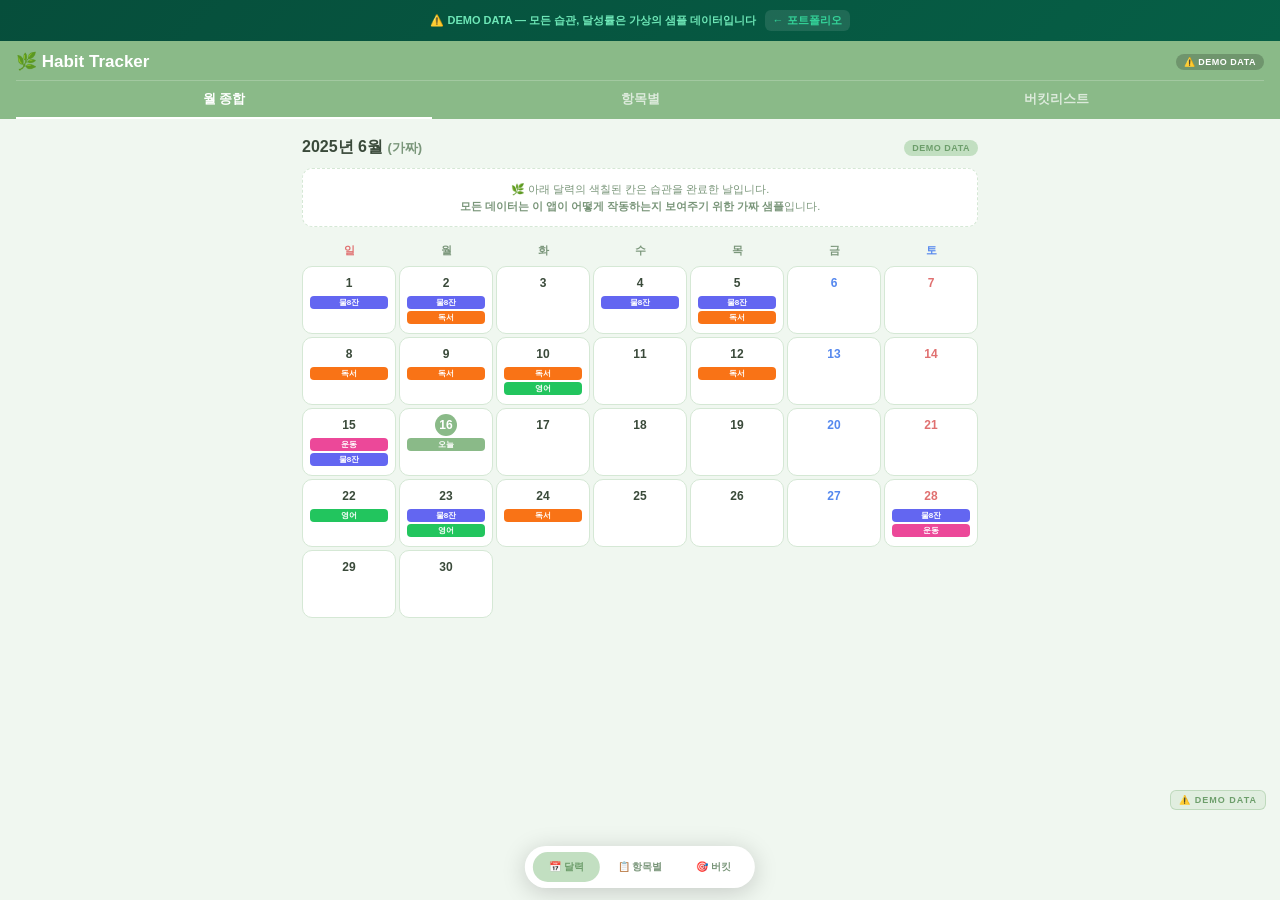
<file: demo_habit.html>
<!DOCTYPE html>
<html lang="ko">
<head>
<meta charset="UTF-8">
<meta name="viewport" content="width=device-width, initial-scale=1.0">
<title>🌿 Habit Tracker — DEMO</title>
<style>
:root{
  --green:#8aba88;--green-dark:#6d9e6b;--green-light:#c2dfc1;
  --green-bg:#f0f7f0;--text:#3a4a3a;--text-sub:#7a967a;--border:#d5e8d5;
  --red:#e07070;--blue:#5588ee;
}
*{box-sizing:border-box;margin:0;padding:0;}
body{font-family:-apple-system,'Segoe UI',sans-serif;background:var(--green-bg);color:var(--text);min-height:100vh;}

/* DEMO BANNER */
.demo-banner{background:linear-gradient(135deg,#064e3b,#065f46);color:#6ee7b7;padding:10px 16px;font-size:11px;font-weight:700;text-align:center;display:flex;align-items:center;justify-content:center;gap:8px;}
.demo-banner a{color:#34d399;text-decoration:none;padding:3px 8px;background:rgba(255,255,255,0.1);border-radius:6px;}

/* HEADER */
header{background:var(--green);color:#fff;padding:10px 16px 0;position:sticky;top:0;z-index:100;}
.header-row1{display:flex;align-items:center;justify-content:space-between;padding-bottom:8px;}
.logo{font-size:17px;font-weight:700;}
.demo-chip{font-size:9px;font-weight:800;background:rgba(0,0,0,.2);color:#fff;padding:3px 8px;border-radius:10px;letter-spacing:.5px;}
.view-toggle{display:flex;border-top:1px solid rgba(255,255,255,.2);}
.view-btn{flex:1;padding:9px 0;background:transparent;color:rgba(255,255,255,.7);border:none;cursor:pointer;font-size:13px;font-weight:600;border-bottom:2.5px solid transparent;transition:.15s;}
.view-btn.active{color:#fff;border-bottom-color:#fff;}

main{padding:14px 12px 90px;max-width:700px;margin:0 auto;}

/* CALENDAR VIEW */
.cal-dow{display:grid;grid-template-columns:repeat(7,1fr);gap:3px;margin-bottom:4px;}
.cal-dow span{text-align:center;font-size:11px;font-weight:700;color:var(--text-sub);padding:4px 0;}
.cal-dow span:first-child{color:var(--red);} .cal-dow span:last-child{color:var(--blue);}
.cal-grid{display:grid;grid-template-columns:repeat(7,1fr);gap:3px;}
.cal-cell{background:#fff;border-radius:10px;padding:5px 3px 4px;cursor:pointer;border:1px solid var(--border);display:flex;flex-direction:column;align-items:center;gap:2px;min-height:68px;position:relative;}
.cal-cell.empty{background:transparent;border-color:transparent;pointer-events:none;}
.cal-day-num{font-size:12px;font-weight:600;width:22px;height:22px;border-radius:50%;display:flex;align-items:center;justify-content:center;}
.cal-cell.today .cal-day-num{background:var(--green);color:#fff;}
.cal-cell.sunday .cal-day-num{color:var(--red);}
.cal-cell.saturday .cal-day-num{color:var(--blue);}
.chip{font-size:8px;font-weight:600;border-radius:4px;padding:1px 4px;color:#fff;width:90%;text-align:center;overflow:hidden;white-space:nowrap;text-overflow:ellipsis;}
.done-mark{position:absolute;top:3px;right:3px;font-size:8px;}

/* HABIT LIST */
.month-header{display:flex;align-items:center;justify-content:space-between;margin-bottom:10px;}
.month-title{font-size:16px;font-weight:700;}
.demo-badge{font-size:9px;font-weight:800;background:var(--green-light);color:var(--green-dark);padding:3px 8px;border-radius:10px;letter-spacing:.5px;}
.habit-section{background:#fff;border-radius:14px;border:1px solid var(--border);margin-bottom:10px;overflow:hidden;}
.section-label{font-size:11px;font-weight:800;color:var(--text-sub);padding:10px 14px 6px;letter-spacing:.5px;text-transform:uppercase;}
.habit-row{display:flex;align-items:center;gap:10px;padding:10px 14px;border-top:1px solid var(--border);}
.habit-color{width:10px;height:10px;border-radius:50%;flex-shrink:0;}
.habit-name{flex:1;font-size:13px;font-weight:600;}
.habit-demo{font-size:9px;color:var(--text-sub);font-weight:600;}
.habit-rate{font-size:12px;font-weight:800;color:var(--green-dark);}
.progress-bar{height:4px;background:var(--border);border-radius:2px;margin:4px 0 0;}
.progress-fill{height:100%;border-radius:2px;background:var(--green);}

/* BUCKET LIST */
.bucket-card{background:#fff;border-radius:12px;border:1px solid var(--border);padding:14px;margin-bottom:8px;display:flex;align-items:center;gap:12px;}
.bucket-icon{font-size:1.5rem;}
.bucket-info{flex:1;}
.bucket-title{font-size:14px;font-weight:700;}
.bucket-sub{font-size:11px;color:var(--text-sub);margin-top:2px;}
.bucket-check{width:22px;height:22px;border-radius:6px;display:flex;align-items:center;justify-content:center;font-size:13px;}
.bucket-check.done{background:var(--green);color:#fff;}
.bucket-check.todo{background:var(--border);}

/* BOTTOM NAV */
.bottom-nav{position:fixed;bottom:12px;left:50%;transform:translateX(-50%);background:#fff;border-radius:28px;box-shadow:0 4px 24px rgba(0,0,0,.18);padding:6px 8px;display:flex;gap:2px;z-index:100;}
.nav-item{display:flex;flex-direction:column;align-items:center;gap:2px;padding:8px 16px;cursor:pointer;border:none;background:none;color:var(--text-sub);font-size:10px;font-weight:600;border-radius:20px;transition:all .15s;}
.nav-item.active{background:var(--green-light);color:var(--green-dark);}
.demo-wm{position:fixed;bottom:90px;right:14px;background:rgba(138,186,136,.15);border:1px solid rgba(138,186,136,.4);color:var(--green-dark);font-size:9px;font-weight:800;padding:4px 8px;border-radius:6px;letter-spacing:1px;}
.demo-note{background:#fff;border:1px dashed var(--border);border-radius:10px;padding:12px 14px;margin-bottom:12px;font-size:11px;color:var(--text-sub);text-align:center;line-height:1.5;}
</style>
</head>
<body>

<div class="demo-banner">
  ⚠️ DEMO DATA — 모든 습관, 달성률은 가상의 샘플 데이터입니다
  <a href="portfolio.html">← 포트폴리오</a>
</div>

<header>
  <div class="header-row1">
    <div class="logo">🌿 Habit Tracker</div>
    <div class="demo-chip">⚠️ DEMO DATA</div>
  </div>
  <div class="view-toggle">
    <button class="view-btn active" onclick="switchTab('calendar', this)">월 종합</button>
    <button class="view-btn" onclick="switchTab('detail', this)">항목별</button>
    <button class="view-btn" onclick="switchTab('bucket', this)">버킷리스트</button>
  </div>
</header>

<main>

  <!-- CALENDAR TAB -->
  <div id="tab-calendar">
    <div class="month-header" style="margin-top:4px">
      <div class="month-title">2025년 6월 <span style="font-size:13px;color:var(--text-sub)">(가짜)</span></div>
      <div class="demo-badge">DEMO DATA</div>
    </div>
    <div class="demo-note">
      🌿 아래 달력의 색칠된 칸은 습관을 완료한 날입니다.<br>
      <strong>모든 데이터는 이 앱이 어떻게 작동하는지 보여주기 위한 가짜 샘플</strong>입니다.
    </div>
    <div class="cal-dow">
      <span>일</span><span>월</span><span>화</span><span>수</span><span>목</span><span>금</span><span>토</span>
    </div>
    <div class="cal-grid" id="calGrid"></div>
  </div>

  <!-- DETAIL TAB -->
  <div id="tab-detail" style="display:none">
    <div class="month-header" style="margin-top:4px">
      <div class="month-title">항목별 달성률 <span style="font-size:13px;color:var(--text-sub)">(가짜)</span></div>
      <div class="demo-badge">DEMO DATA</div>
    </div>
    <div class="demo-note">⚠️ 아래의 모든 습관명, 달성률은 <strong>가상 데이터</strong>입니다. 실제 사용 시 본인의 습관을 추가해 추적합니다.</div>

    <div class="habit-section">
      <div class="section-label">🌿 해빗 트래커 (DEMO)</div>
      <div class="habit-row">
        <div class="habit-color" style="background:#6366f1"></div>
        <div style="flex:1">
          <div style="display:flex;justify-content:space-between">
            <div class="habit-name">매일 물 8잔 마시기 <span class="habit-demo">(가짜 습관)</span></div>
            <div class="habit-rate">77%</div>
          </div>
          <div class="progress-bar"><div class="progress-fill" style="width:77%;background:#6366f1"></div></div>
        </div>
      </div>
      <div class="habit-row">
        <div class="habit-color" style="background:#f97316"></div>
        <div style="flex:1">
          <div style="display:flex;justify-content:space-between">
            <div class="habit-name">하루 30분 독서 <span class="habit-demo">(가짜 습관)</span></div>
            <div class="habit-rate">63%</div>
          </div>
          <div class="progress-bar"><div class="progress-fill" style="width:63%;background:#f97316"></div></div>
        </div>
      </div>
      <div class="habit-row">
        <div class="habit-color" style="background:#22c55e"></div>
        <div style="flex:1">
          <div style="display:flex;justify-content:space-between">
            <div class="habit-name">영어 단어 10개 암기 <span class="habit-demo">(가짜 습관)</span></div>
            <div class="habit-rate">87%</div>
          </div>
          <div class="progress-bar"><div class="progress-fill" style="width:87%;background:#22c55e"></div></div>
        </div>
      </div>
      <div class="habit-row">
        <div class="habit-color" style="background:#ec4899"></div>
        <div style="flex:1">
          <div style="display:flex;justify-content:space-between">
            <div class="habit-name">샘플 운동 30분 <span class="habit-demo">(가짜 습관)</span></div>
            <div class="habit-rate">50%</div>
          </div>
          <div class="progress-bar"><div class="progress-fill" style="width:50%;background:#ec4899"></div></div>
        </div>
      </div>
    </div>

    <div class="habit-section">
      <div class="section-label">🧹 집안일 (DEMO)</div>
      <div class="habit-row">
        <div class="habit-color" style="background:#14b8a6"></div>
        <div style="flex:1">
          <div style="display:flex;justify-content:space-between">
            <div class="habit-name">가짜 청소기 돌리기 <span class="habit-demo">(가짜)</span></div>
            <div class="habit-rate">2/4회</div>
          </div>
          <div class="progress-bar"><div class="progress-fill" style="width:50%;background:#14b8a6"></div></div>
        </div>
      </div>
      <div class="habit-row">
        <div class="habit-color" style="background:#a855f7"></div>
        <div style="flex:1">
          <div style="display:flex;justify-content:space-between">
            <div class="habit-name">더미 빨래 돌리기 <span class="habit-demo">(가짜)</span></div>
            <div class="habit-rate">3/4회</div>
          </div>
          <div class="progress-bar"><div class="progress-fill" style="width:75%;background:#a855f7"></div></div>
        </div>
      </div>
    </div>

    <div class="habit-section">
      <div class="section-label">🪴 식물 케어 (DEMO)</div>
      <div class="habit-row">
        <div class="habit-color" style="background:#84cc16"></div>
        <div style="flex:1">
          <div style="display:flex;justify-content:space-between">
            <div class="habit-name">샘플 몬스테라 물주기 <span class="habit-demo">(가짜)</span></div>
            <div class="habit-rate">4/4회</div>
          </div>
          <div class="progress-bar"><div class="progress-fill" style="width:100%;background:#84cc16"></div></div>
        </div>
      </div>
    </div>
  </div>

  <!-- BUCKET LIST TAB -->
  <div id="tab-bucket" style="display:none">
    <div class="month-header" style="margin-top:4px">
      <div class="month-title">버킷리스트 <span style="font-size:13px;color:var(--text-sub)">(가짜)</span></div>
      <div class="demo-badge">DEMO DATA</div>
    </div>
    <div class="demo-note">⚠️ 아래 항목들은 모두 <strong>가상 목표</strong>입니다. 실제 사용 시 본인의 목표를 입력해 관리합니다.</div>

    <div class="bucket-card">
      <div class="bucket-icon">🗺️</div>
      <div class="bucket-info">
        <div class="bucket-title">가짜 해외여행 가기 (DEMO)</div>
        <div class="bucket-sub">2025년 안에 · 데모 목표</div>
      </div>
      <div class="bucket-check done">✓</div>
    </div>
    <div class="bucket-card">
      <div class="bucket-icon">📚</div>
      <div class="bucket-info">
        <div class="bucket-title">샘플 책 12권 읽기 (DEMO)</div>
        <div class="bucket-sub">진행: 가짜 7/12권</div>
      </div>
      <div class="bucket-check todo"></div>
    </div>
    <div class="bucket-card">
      <div class="bucket-icon">🏃</div>
      <div class="bucket-info">
        <div class="bucket-title">더미 마라톤 완주 (DEMO)</div>
        <div class="bucket-sub">10km · 데모 목표</div>
      </div>
      <div class="bucket-check done">✓</div>
    </div>
    <div class="bucket-card">
      <div class="bucket-icon">🎸</div>
      <div class="bucket-info">
        <div class="bucket-title">테스트 악기 배우기 (DEMO)</div>
        <div class="bucket-sub">기타 · 데모 목표</div>
      </div>
      <div class="bucket-check todo"></div>
    </div>
    <div class="bucket-card">
      <div class="bucket-icon">💻</div>
      <div class="bucket-info">
        <div class="bucket-title">가짜 개인 프로젝트 완성 (DEMO)</div>
        <div class="bucket-sub">이 앱이 바로 그것! · 달성 ✓</div>
      </div>
      <div class="bucket-check done">✓</div>
    </div>
  </div>

</main>

<div class="bottom-nav">
  <button class="nav-item active" onclick="switchTab('calendar',this)">📅 달력</button>
  <button class="nav-item" onclick="switchTab('detail',this)">📋 항목별</button>
  <button class="nav-item" onclick="switchTab('bucket',this)">🎯 버킷</button>
</div>
<div class="demo-wm">⚠️ DEMO DATA</div>

<script>
// Build calendar with fake data
const doneMap = {1:['물8잔'],2:['물8잔','독서'],3:[],4:['물8잔'],5:['물8잔','독서'],6:[],7:[],
  8:['독서'],9:['독서'],10:['독서','영어'],11:[],12:['독서'],13:[],14:[],
  15:['운동','물8잔'],16:['오늘'],17:[],18:[],19:[],20:[],21:[],22:['영어'],
  23:['물8잔','영어'],24:['독서'],25:[],26:[],27:[],28:['물8잔','운동'],29:[],30:[]};
const colors = {'물8잔':'#6366f1','독서':'#f97316','영어':'#22c55e','운동':'#ec4899','오늘':'#8aba88'};
const grid = document.getElementById('calGrid');
// June 2025 starts on Sunday(0)
for(let i=0;i<0;i++) { const e=document.createElement('div'); e.className='cal-cell empty'; grid.appendChild(e); }
for(let d=1;d<=30;d++){
  const cell=document.createElement('div');
  const dow=d%7; // rough
  cell.className='cal-cell'+(d===16?' today':'')+(d%7===0?' sunday':d%7===6?' saturday':'');
  const done=doneMap[d]||[];
  const num=document.createElement('div'); num.className='cal-day-num'; num.textContent=d;
  cell.appendChild(num);
  done.slice(0,2).forEach(h=>{
    const c=document.createElement('div'); c.className='chip';
    c.style.background=colors[h]||'#8aba88'; c.textContent=h; cell.appendChild(c);
  });
  grid.appendChild(cell);
}

function switchTab(name, btn) {
  ['calendar','detail','bucket'].forEach(t=>document.getElementById('tab-'+t).style.display='none');
  document.getElementById('tab-'+name).style.display='block';
  if(btn){document.querySelectorAll('.view-btn, .nav-item').forEach(b=>b.classList.remove('active')); btn.classList.add('active');}
}
</script>
</body>
</html>
</file>
